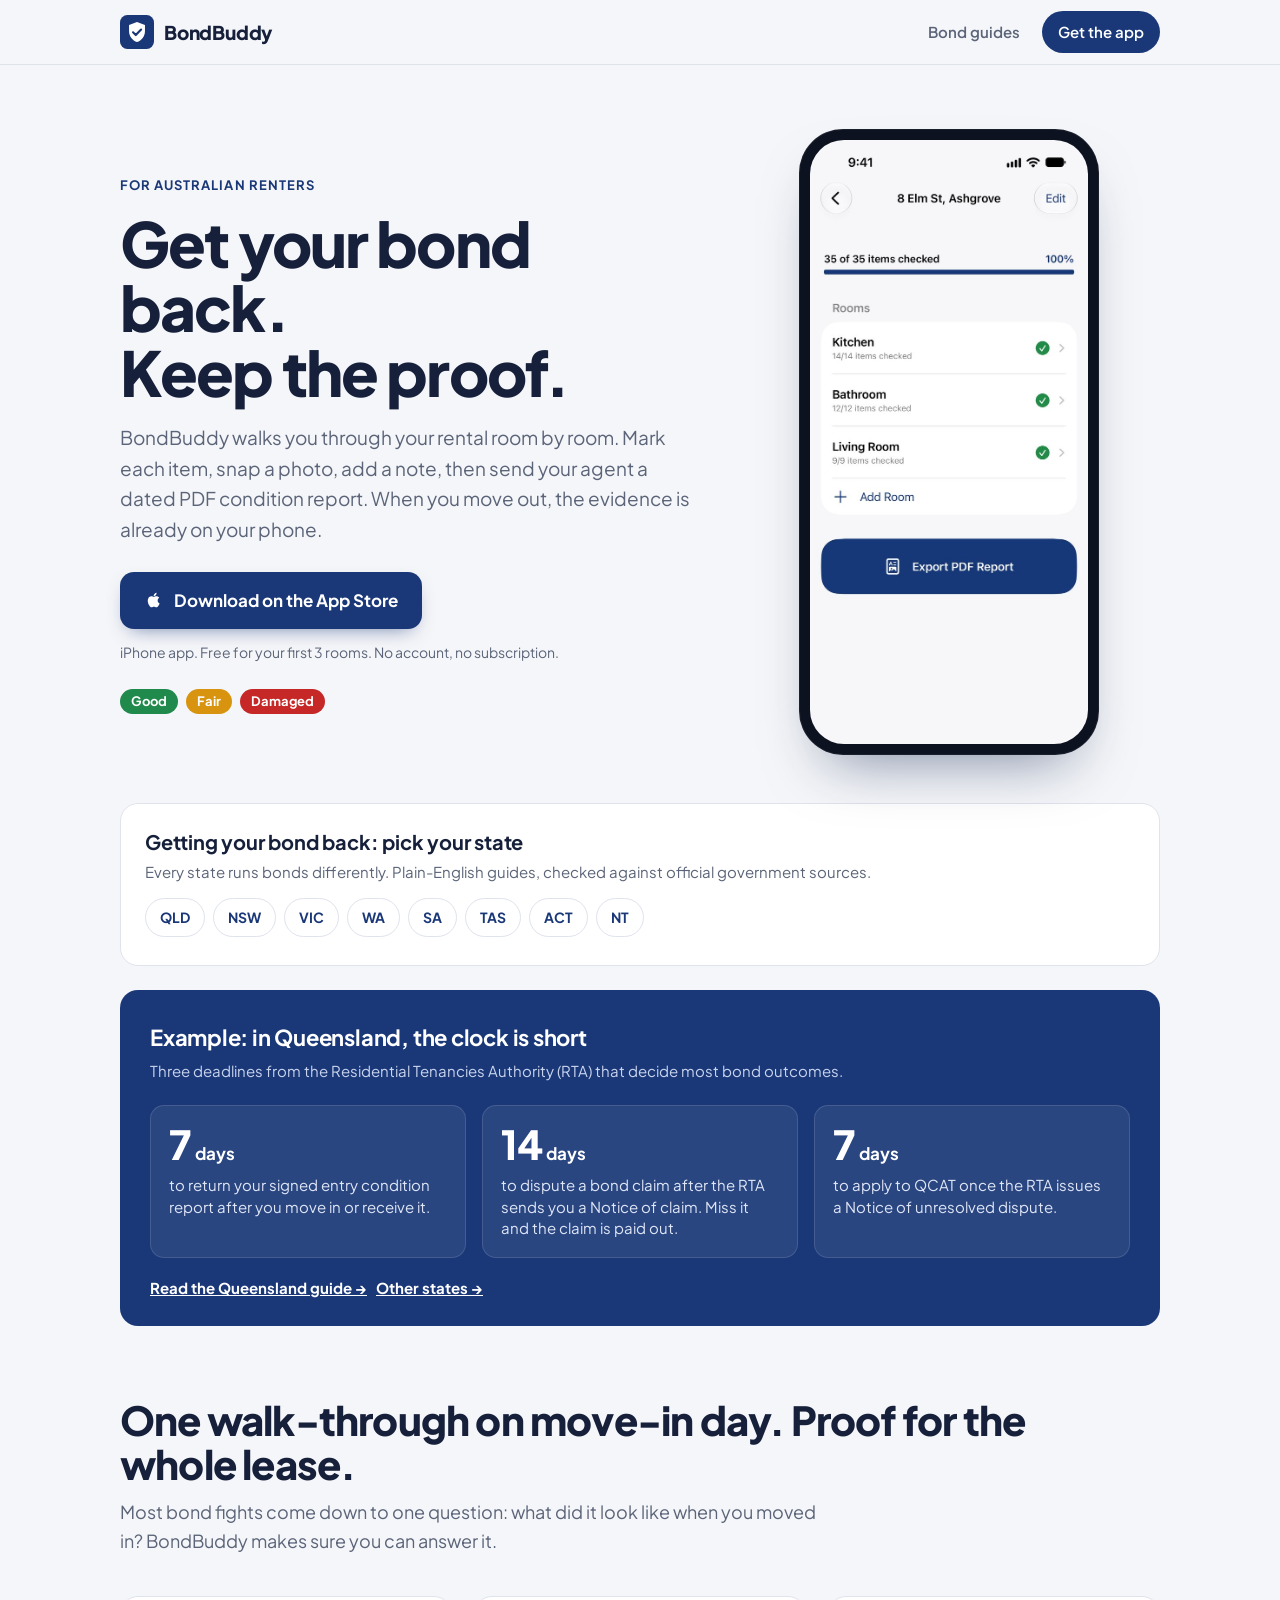
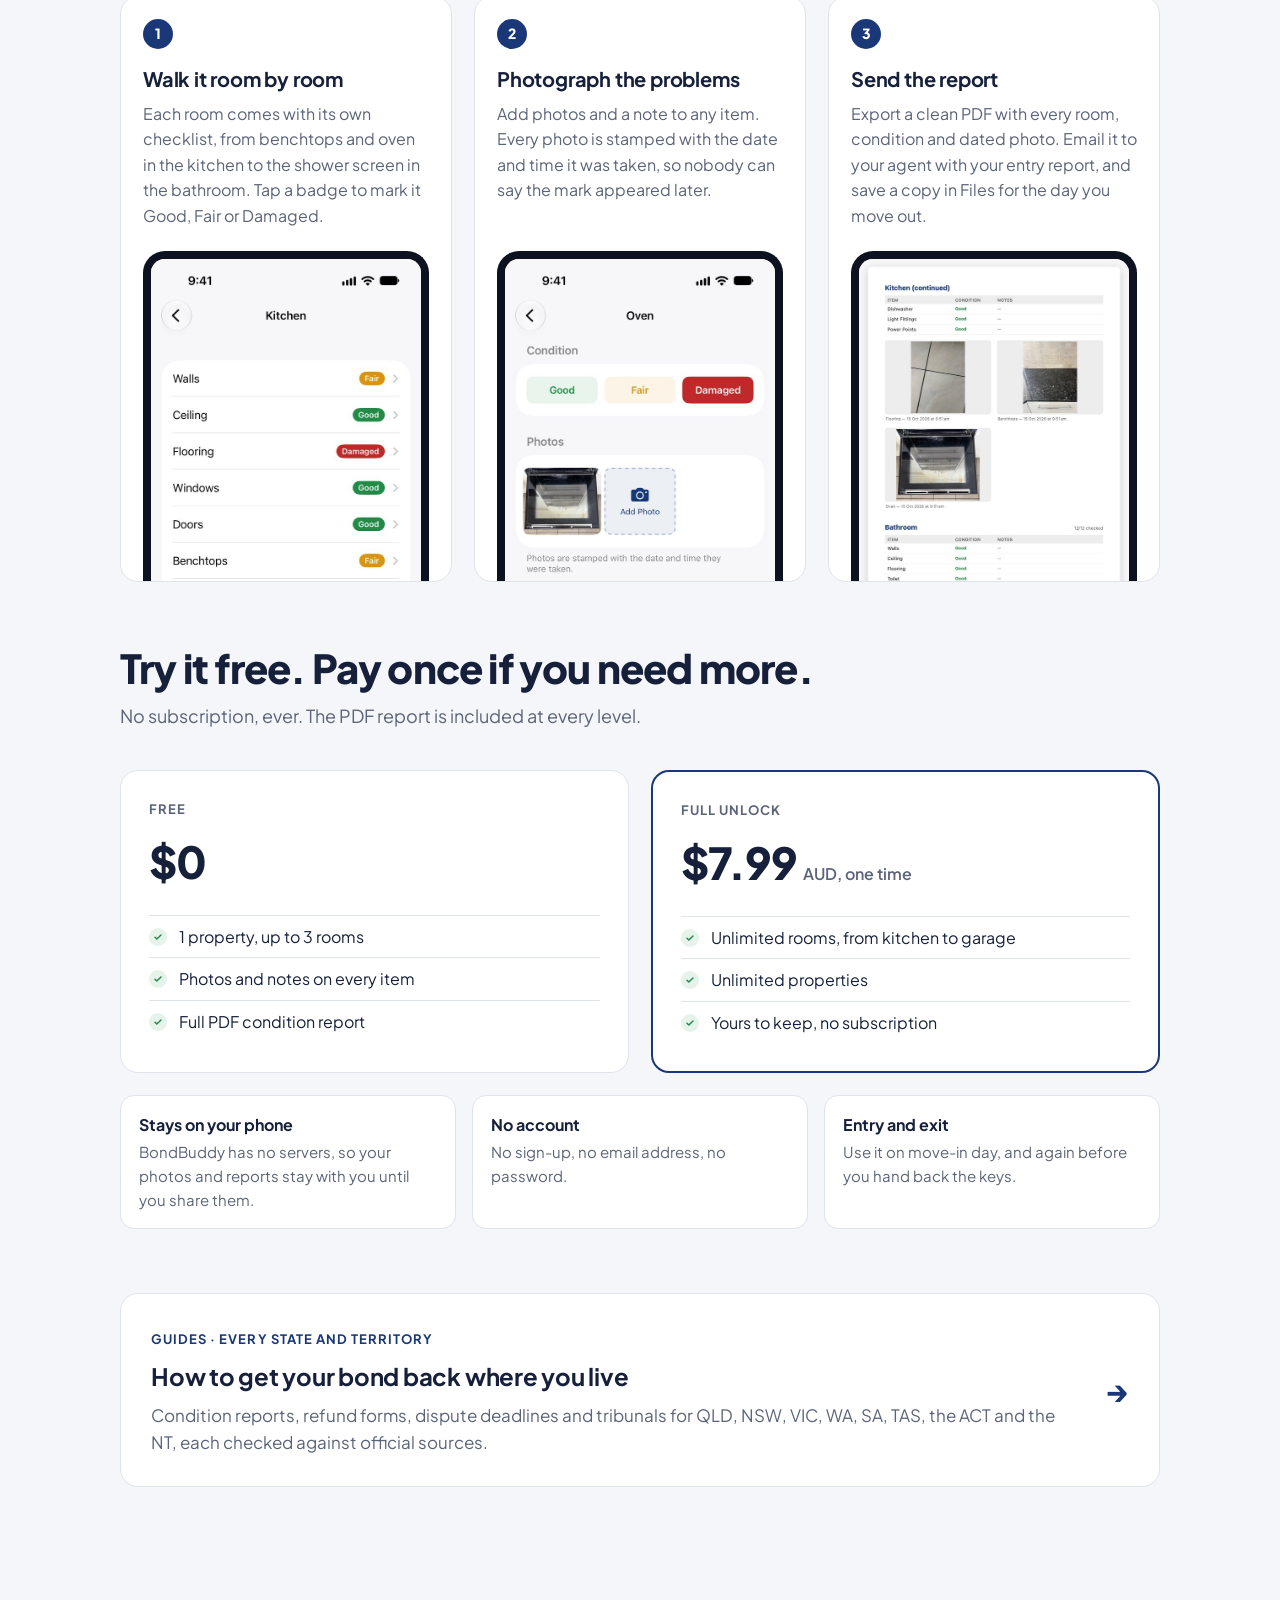
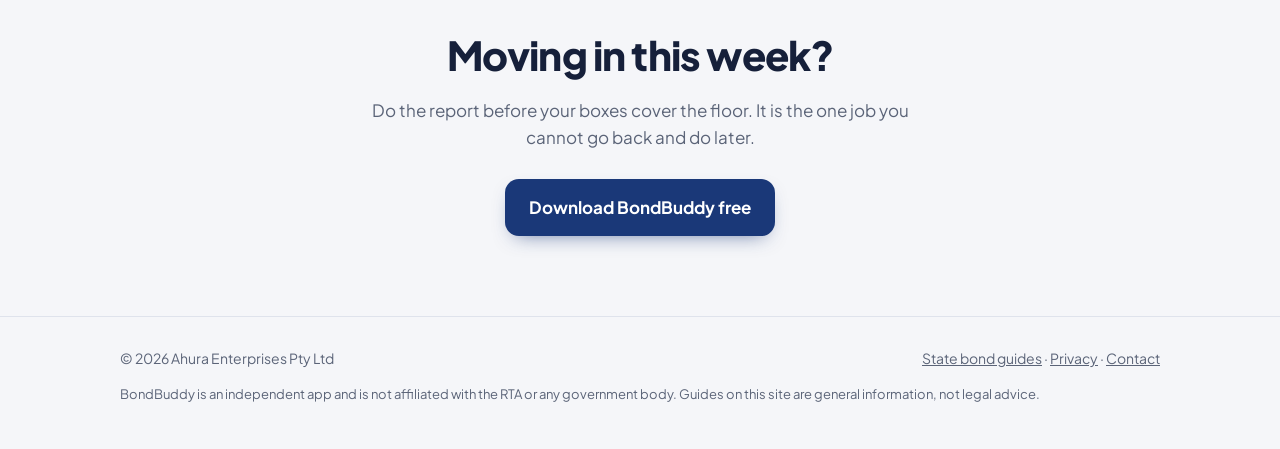
<file: index.html>
<!doctype html>
<html lang="en-AU">
<head>
  <meta charset="utf-8">
  <meta name="viewport" content="width=device-width, initial-scale=1">
  <title>BondBuddy: Rental Condition Report App for Australian Renters</title>
  <meta name="description" content="Photograph and note every room when you move in or out, then export a time-stamped PDF condition report for your agent. Free for 3 rooms. iPhone app for Australian renters.">
  <link rel="canonical" href="https://bondbuddyapp.com/">
  <link rel="icon" href="favicon.svg" type="image/svg+xml">
  <link rel="apple-touch-icon" href="apple-touch-icon.png">
  <meta name="apple-itunes-app" content="app-id=6800467754">
  <meta property="og:type" content="website">
  <meta property="og:title" content="BondBuddy: get your bond back, keep the proof">
  <meta property="og:description" content="Room-by-room condition reports with time-stamped photos, exported as a PDF for your agent.">
  <meta property="og:url" content="https://bondbuddyapp.com/">
  <meta property="og:image" content="https://bondbuddyapp.com/og-image.jpg">
  <meta name="twitter:card" content="summary_large_image">
  <link rel="preconnect" href="https://fonts.googleapis.com">
  <link rel="preconnect" href="https://fonts.gstatic.com" crossorigin>
  <link href="https://fonts.googleapis.com/css2?family=Plus+Jakarta+Sans:wght@400;600;700;800&display=swap" rel="stylesheet">
  <link rel="stylesheet" href="style.css">
  <script type="application/ld+json">
  {
    "@context": "https://schema.org",
    "@type": "MobileApplication",
    "name": "BondBuddy",
    "operatingSystem": "iOS",
    "applicationCategory": "UtilitiesApplication",
    "description": "Rental condition report app for Australian renters. Photograph and note every room, then export a time-stamped PDF report for your agent.",
    "url": "https://bondbuddyapp.com/",
    "downloadUrl": "https://apps.apple.com/app/bondbuddy/id6800467754",
    "offers": { "@type": "Offer", "price": "0", "priceCurrency": "AUD" },
    "publisher": { "@type": "Organization", "name": "Ahura Enterprises Pty Ltd" }
  }
  </script>
</head>
<body>

<header class="site-header">
  <div class="wrap">
    <a class="brand" href="./">
      <svg viewBox="0 0 64 64" aria-hidden="true"><rect width="64" height="64" rx="14" fill="#1a3878"/><path d="M32 13l15 6v11c0 10.5-6.4 17.6-15 21-8.6-3.4-15-10.5-15-21V19z" fill="#fff"/><path d="M24.5 32.5l5.2 5.2 10-10.4" fill="none" stroke="#1a3878" stroke-width="4" stroke-linecap="round" stroke-linejoin="round"/></svg>
      BondBuddy
    </a>
    <nav class="nav">
      <a class="hide-sm" href="guides.html">Bond guides</a>
      <a class="btn-small" href="https://apps.apple.com/app/apple-store/id6800467754?pt=128918970&amp;ct=bondbuddy-web&amp;mt=8">Get the app</a>
    </nav>
  </div>
</header>

<main>

  <section class="hero">
    <div class="wrap">
      <div>
        <span class="eyebrow">For Australian renters</span>
        <h1>Get your bond back. Keep&nbsp;the&nbsp;proof.</h1>
        <p class="lede">BondBuddy walks you through your rental room by room. Mark each item, snap a photo, add a note, then send your agent a dated PDF condition report. When you move out, the evidence is already on your phone.</p>
        <a class="btn" href="https://apps.apple.com/app/apple-store/id6800467754?pt=128918970&amp;ct=bondbuddy-web&amp;mt=8">
          <svg viewBox="0 0 24 24" fill="currentColor" aria-hidden="true"><path d="M16.37 12.6c-.02-2.2 1.8-3.26 1.88-3.31-1.02-1.5-2.62-1.7-3.19-1.73-1.36-.14-2.65.8-3.34.8-.69 0-1.75-.78-2.88-.76-1.48.02-2.85.86-3.61 2.19-1.54 2.67-.39 6.62 1.11 8.79.73 1.06 1.61 2.25 2.75 2.21 1.1-.04 1.52-.71 2.86-.71 1.33 0 1.71.71 2.88.69 1.19-.02 1.94-1.08 2.67-2.15.84-1.23 1.19-2.42 1.21-2.48-.03-.01-2.32-.89-2.34-3.54zM14.2 6.13c.61-.74 1.02-1.76.91-2.78-.88.04-1.94.59-2.57 1.32-.56.65-1.06 1.69-.93 2.69.98.08 1.98-.5 2.59-1.23z"/></svg>
          Download on the App Store
        </a>
        <p class="btn-note">iPhone app. Free for your first 3 rooms. No account, no subscription.</p>
        <div class="hero-badges" aria-hidden="true">
          <span class="badge good">Good</span>
          <span class="badge fair">Fair</span>
          <span class="badge damaged">Damaged</span>
        </div>
      </div>
      <div class="phone">
        <img src="shot-overview.jpg" width="640" height="1391" alt="BondBuddy showing a property with Kitchen, Bathroom and Living Room all checked, 35 of 35 items, and an Export PDF Report button">
      </div>
    </div>
  </section>

  <section class="states-band" aria-labelledby="st-title">
    <div class="wrap">
      <div class="panel">
        <h2 id="st-title">Getting your bond back: pick your state</h2>
        <p>Every state runs bonds differently. Plain-English guides, checked against official government sources.</p>
        <nav class="state-row" aria-label="Bond guides by state"><a href="bond-back-queensland.html">QLD</a><a href="bond-back-nsw.html">NSW</a><a href="bond-back-victoria.html">VIC</a><a href="bond-back-wa.html">WA</a><a href="bond-back-sa.html">SA</a><a href="bond-back-tasmania.html">TAS</a><a href="bond-back-act.html">ACT</a><a href="bond-back-nt.html">NT</a></nav>
      </div>
    </div>
  </section>

  <section class="deadlines" aria-labelledby="dl-title">
    <div class="wrap">
      <div class="panel">
        <h2 id="dl-title">Example: in Queensland, the clock is short</h2>
        <p class="sub">Three deadlines from the Residential Tenancies Authority (RTA) that decide most bond outcomes.</p>
        <div class="deadline-grid">
          <div class="deadline">
            <div class="num">7<span>days</span></div>
            <p>to return your signed entry condition report after you move in or receive it.</p>
          </div>
          <div class="deadline">
            <div class="num">14<span>days</span></div>
            <p>to dispute a bond claim after the RTA sends you a Notice of claim. Miss it and the claim is paid out.</p>
          </div>
          <div class="deadline">
            <div class="num">7<span>days</span></div>
            <p>to apply to QCAT once the RTA issues a Notice of unresolved dispute.</p>
          </div>
        </div>
        <p class="more"><a href="bond-back-queensland.html">Read the Queensland guide →</a> &nbsp; <a href="guides.html">Other states →</a></p>
      </div>
    </div>
  </section>

  <section class="block" aria-labelledby="how-title">
    <div class="wrap">
      <h2 id="how-title">One walk-through on move-in day. Proof for the whole&nbsp;lease.</h2>
      <p class="intro">Most bond fights come down to one question: what did it look like when you moved in? BondBuddy makes sure you can answer it.</p>
      <div class="steps">
        <article class="step">
          <div class="n">1</div>
          <h3>Walk it room by room</h3>
          <p>Each room comes with its own checklist, from benchtops and oven in the kitchen to the shower screen in the bathroom. Tap a badge to mark it Good, Fair or Damaged.</p>
          <div class="shot"><img src="shot-checklist.jpg" width="640" height="1391" loading="lazy" alt="Kitchen checklist with walls, ceiling, flooring, oven and other items marked Good, Fair or Damaged"></div>
        </article>
        <article class="step">
          <div class="n">2</div>
          <h3>Photograph the problems</h3>
          <p>Add photos and a note to any item. Every photo is stamped with the date and time it was taken, so nobody can say the mark appeared later.</p>
          <div class="shot"><img src="shot-item.jpg" width="640" height="1391" loading="lazy" alt="Oven item marked Damaged with a photo of the oven door and the note: grease stains on the inside of the oven door glass"></div>
        </article>
        <article class="step">
          <div class="n">3</div>
          <h3>Send the report</h3>
          <p>Export a clean PDF with every room, condition and dated photo. Email it to your agent with your entry report, and save a copy in Files for the day you move out.</p>
          <div class="shot"><img src="shot-report.jpg" width="640" height="881" loading="lazy" alt="Page of the exported PDF report showing kitchen items, dated photos and a bathroom table"></div>
        </article>
      </div>
    </div>
  </section>

  <section class="block" style="padding-top:0" aria-labelledby="price-title">
    <div class="wrap">
      <h2 id="price-title">Try it free. Pay once if you need more.</h2>
      <p class="intro">No subscription, ever. The PDF report is included at every level.</p>
      <div class="pricing">
        <div class="plan">
          <div class="label">Free</div>
          <div class="price">$0</div>
          <ul>
            <li>1 property, up to 3 rooms</li>
            <li>Photos and notes on every item</li>
            <li>Full PDF condition report</li>
          </ul>
        </div>
        <div class="plan featured">
          <div class="label">Full unlock</div>
          <div class="price">$7.99 <small>AUD, one time</small></div>
          <ul>
            <li>Unlimited rooms, from kitchen to garage</li>
            <li>Unlimited properties</li>
            <li>Yours to keep, no subscription</li>
          </ul>
        </div>
      </div>
      <div class="promise">
        <div><strong>Stays on your phone</strong>BondBuddy has no servers, so your photos and reports stay with you until you share them.</div>
        <div><strong>No account</strong>No sign-up, no email address, no password.</div>
        <div><strong>Entry and exit</strong>Use it on move-in day, and again before you hand back the keys.</div>
      </div>
    </div>
  </section>

  <section class="block" style="padding-top:0">
    <div class="wrap">
      <a class="guide-card" href="guides.html">
        <div>
          <span class="eyebrow">Guides · Every state and territory</span>
          <h3>How to get your bond back where you live</h3>
          <p>Condition reports, refund forms, dispute deadlines and tribunals for QLD, NSW, VIC, WA, SA, TAS, the ACT and the NT, each checked against official sources.</p>
        </div>
        <div class="arrow" aria-hidden="true">→</div>
      </a>
    </div>
  </section>

  <section class="cta">
    <div class="wrap">
      <h2 class="block-h" style="font-size:clamp(28px,3.6vw,40px);letter-spacing:-0.02em;margin:0 0 10px;font-weight:800">Moving in this week?</h2>
      <p>Do the report before your boxes cover the floor. It is the one job you cannot go back and do later.</p>
      <a class="btn" href="https://apps.apple.com/app/apple-store/id6800467754?pt=128918970&amp;ct=bondbuddy-web&amp;mt=8">Download BondBuddy free</a>
    </div>
  </section>

</main>

<footer class="site-footer">
  <div class="wrap">
    <span>© 2026 Ahura Enterprises Pty Ltd</span>
    <span><a href="guides.html">State bond guides</a> · <a href="privacy.html">Privacy</a> · <a href="mailto:ahuraenterprises@icloud.com">Contact</a></span>
    <span class="fine">BondBuddy is an independent app and is not affiliated with the RTA or any government body. Guides on this site are general information, not legal advice.</span>
  </div>
</footer>

</body>
</html>
</file>
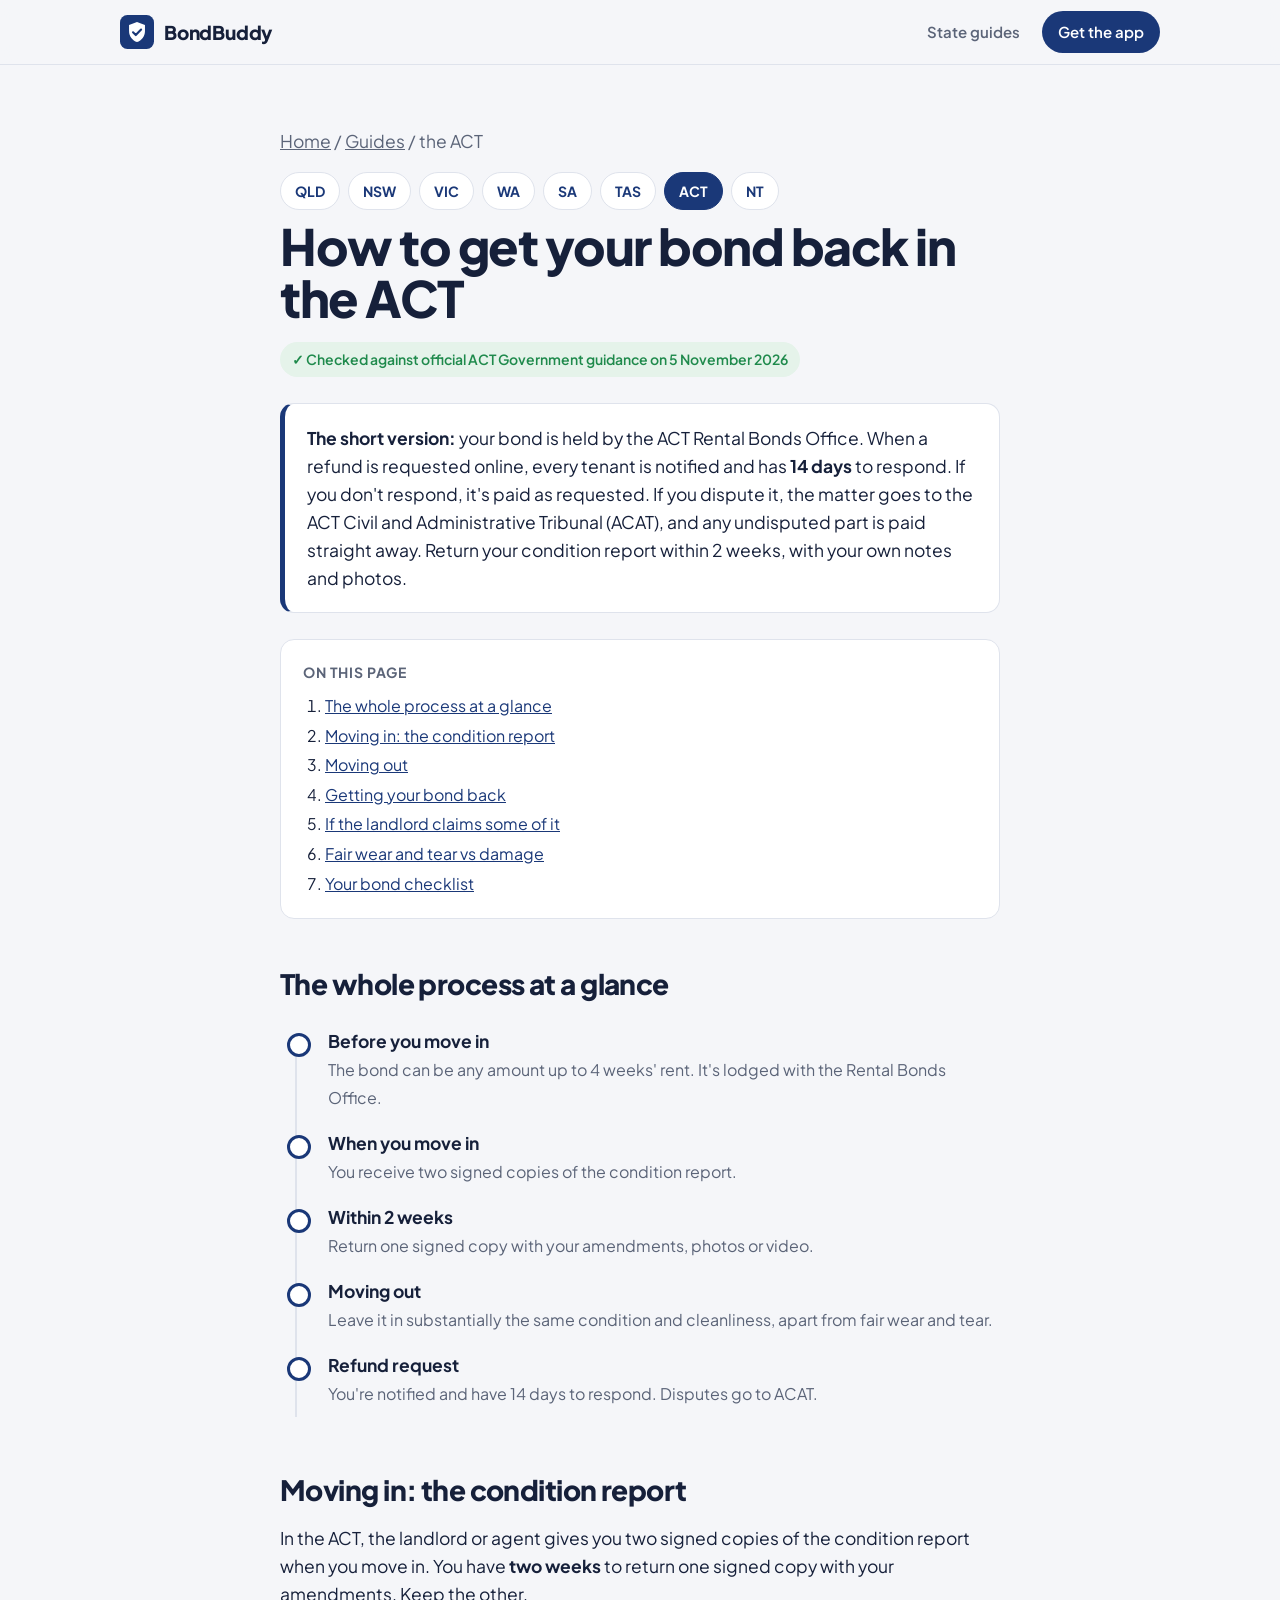
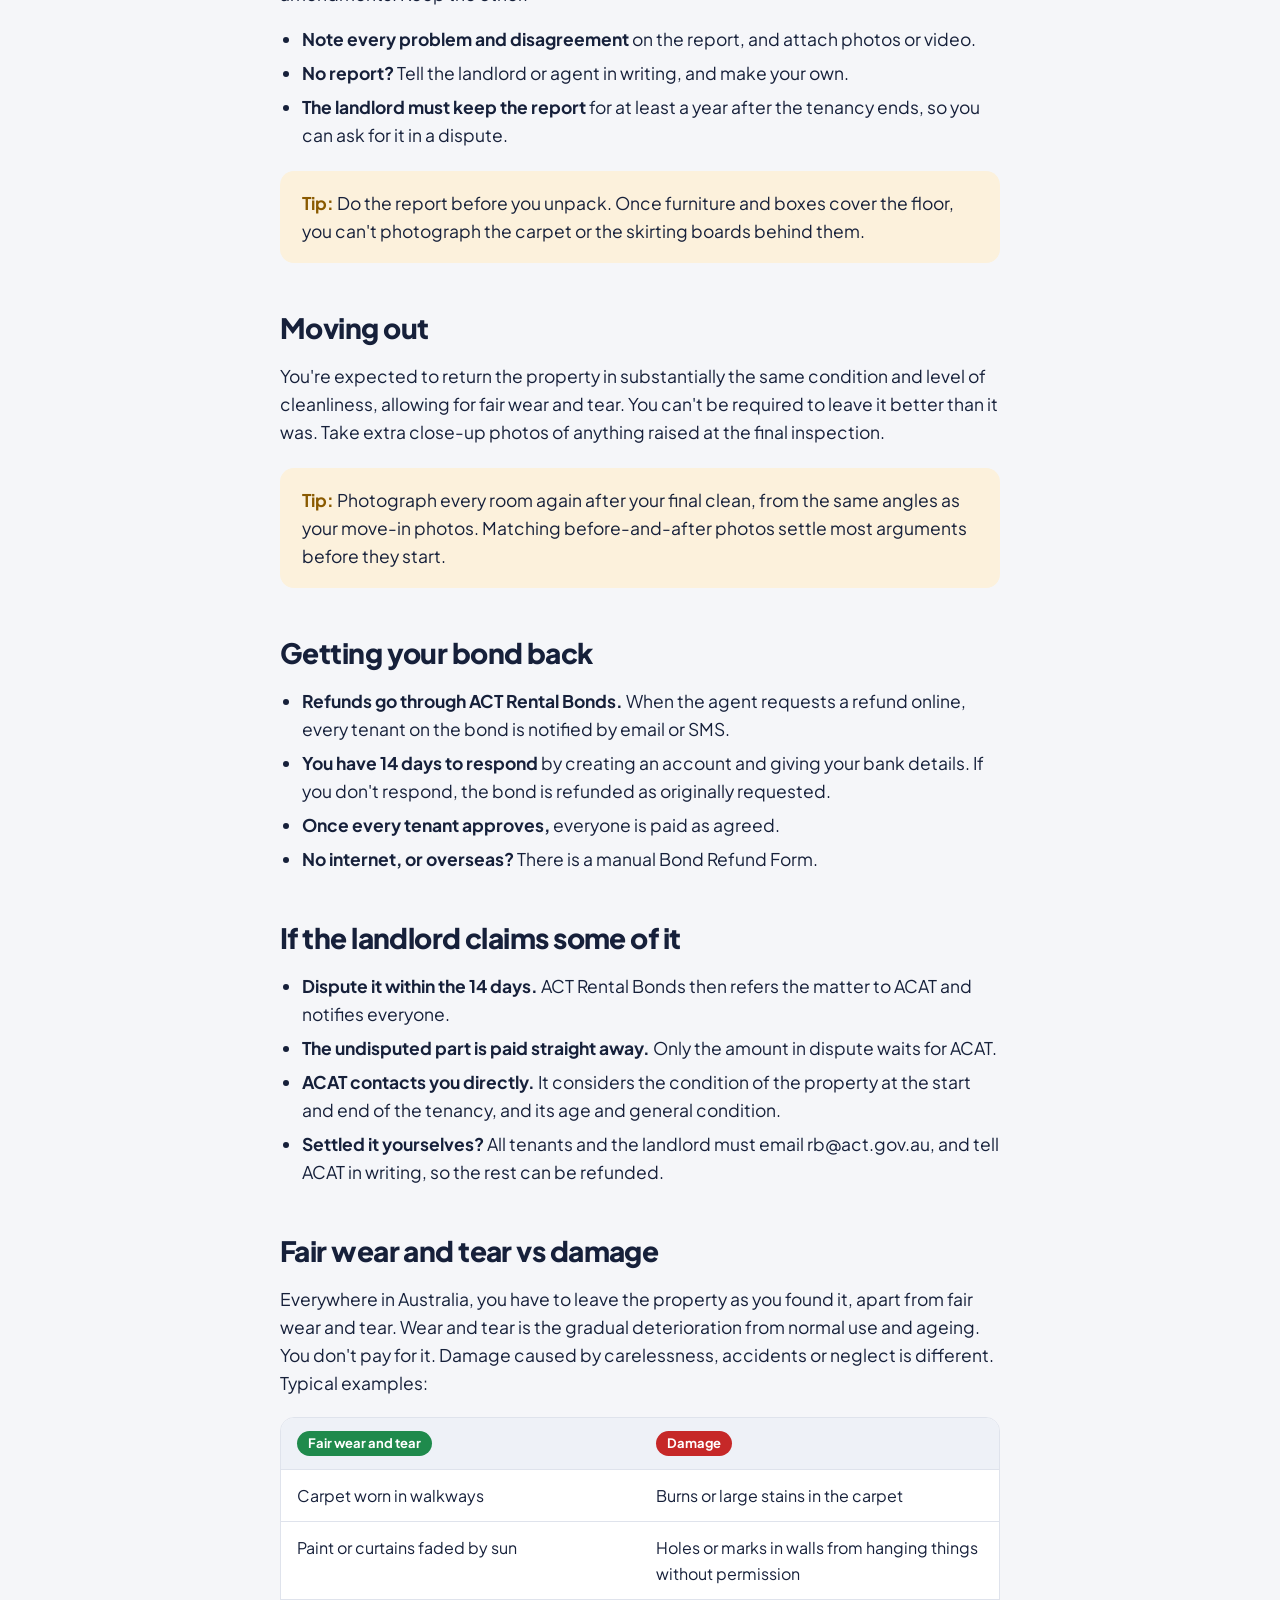
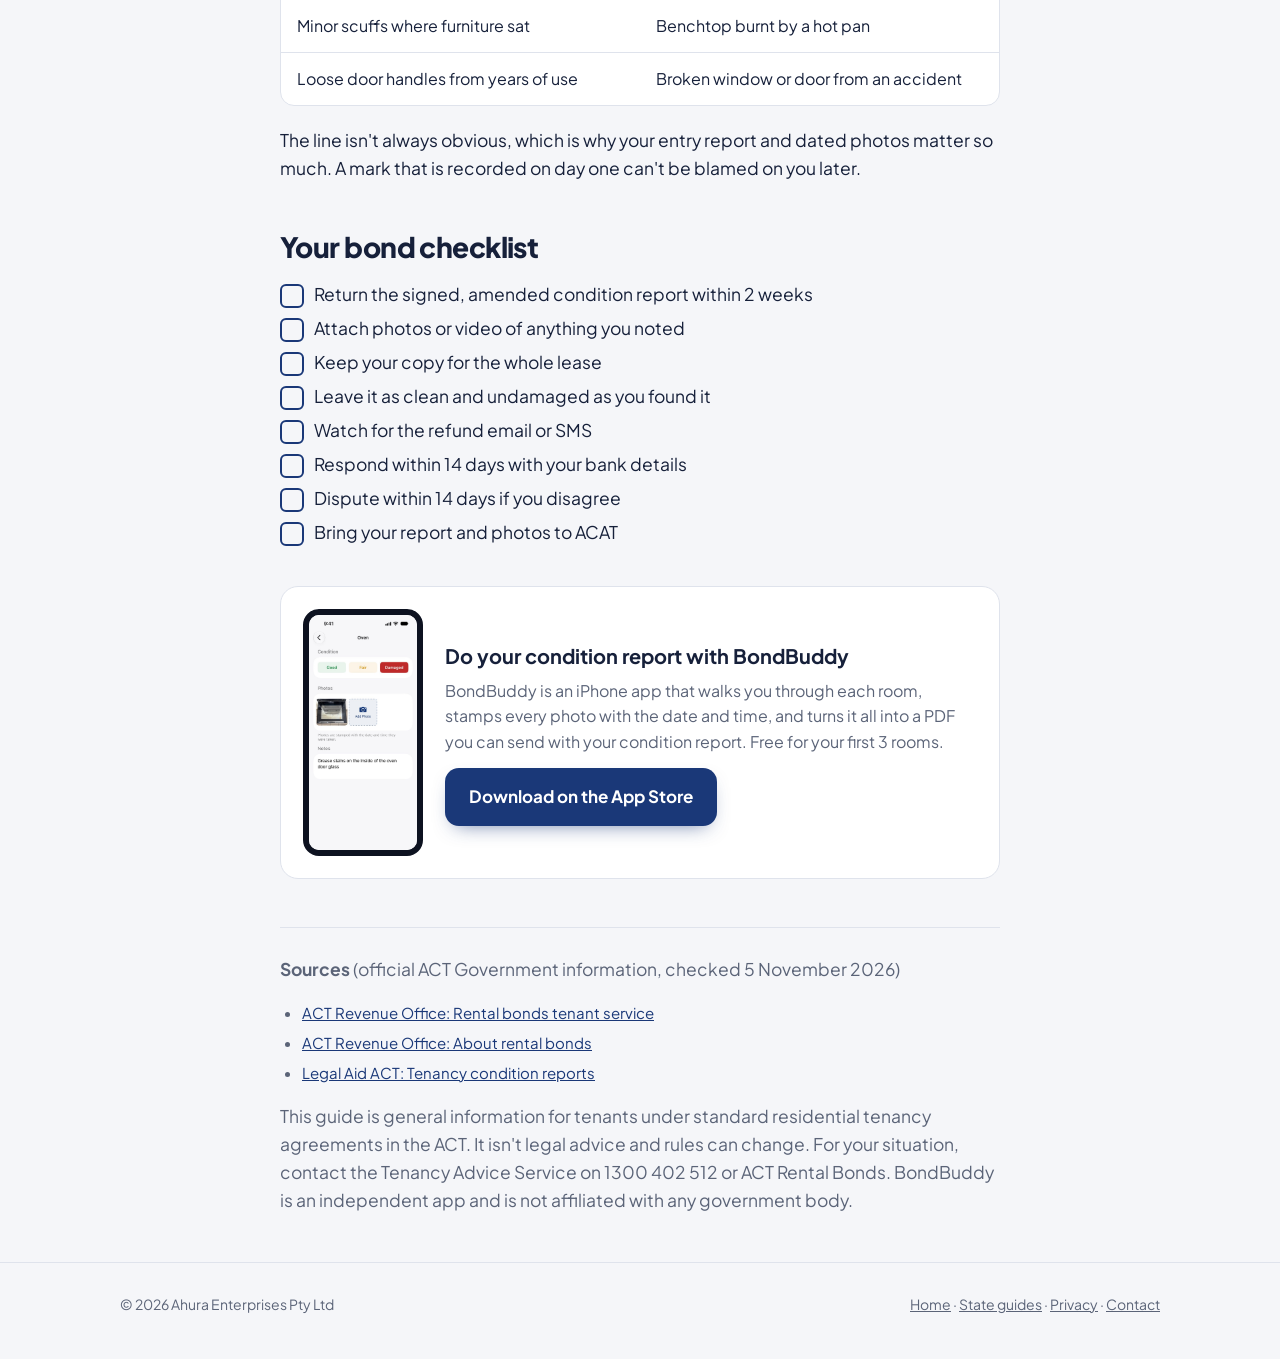
<file: bond-back-act.html>
<!doctype html>
<html lang="en-AU">
<head>
  <meta charset="utf-8">
  <meta name="viewport" content="width=device-width, initial-scale=1">
  <title>How to Get Your Bond Back in the ACT (2026 Tenant Guide) | BondBuddy</title>
  <meta name="description" content="A step-by-step guide for Canberra renters: the condition report, ACT Rental Bonds refunds, the 14-day response window and ACAT disputes.">
  <link rel="canonical" href="https://bondbuddyapp.com/bond-back-act.html">
  <link rel="icon" href="favicon.svg" type="image/svg+xml">
  <link rel="apple-touch-icon" href="apple-touch-icon.png">
  <meta name="apple-itunes-app" content="app-id=6800467754">
  <meta property="og:type" content="article">
  <meta property="og:title" content="How to get your bond back in the ACT">
  <meta property="og:description" content="A step-by-step guide for Canberra renters: the condition report, ACT Rental Bonds refunds, the 14-day response window and ACAT disputes.">
  <meta property="og:url" content="https://bondbuddyapp.com/bond-back-act.html">
  <meta property="og:image" content="https://bondbuddyapp.com/og-image.jpg">
  <meta name="twitter:card" content="summary_large_image">
  <link rel="preconnect" href="https://fonts.googleapis.com">
  <link rel="preconnect" href="https://fonts.gstatic.com" crossorigin>
  <link href="https://fonts.googleapis.com/css2?family=Plus+Jakarta+Sans:wght@400;600;700;800&display=swap" rel="stylesheet">
  <link rel="stylesheet" href="style.css">
  <script type="application/ld+json">{"@context": "https://schema.org", "@type": "Article", "headline": "How to get your bond back in the ACT", "datePublished": "2026-11-05", "dateModified": "2026-11-05", "author": {"@type": "Organization", "name": "BondBuddy"}, "publisher": {"@type": "Organization", "name": "Ahura Enterprises Pty Ltd"}, "mainEntityOfPage": "https://bondbuddyapp.com/bond-back-act.html"}</script>
  <script type="application/ld+json">{"@context": "https://schema.org", "@type": "FAQPage", "mainEntity": [{"@type": "Question", "name": "How long do I have to respond to a bond refund in the ACT?", "acceptedAnswer": {"@type": "Answer", "text": "14 days from the notification. If you don't respond, the bond is refunded as originally requested."}}, {"@type": "Question", "name": "What happens if I dispute my bond refund in the ACT?", "acceptedAnswer": {"@type": "Answer", "text": "ACT Rental Bonds refers it to the ACT Civil and Administrative Tribunal (ACAT). Any undisputed part is refunded straight away."}}, {"@type": "Question", "name": "How long do I have to return my condition report in the ACT?", "acceptedAnswer": {"@type": "Answer", "text": "Two weeks. Return one signed, amended copy and keep the other."}}]}</script>
</head>
<body>

<header class="site-header">
  <div class="wrap">
    <a class="brand" href="./"><svg viewBox="0 0 64 64" aria-hidden="true"><rect width="64" height="64" rx="14" fill="#1a3878"/><path d="M32 13l15 6v11c0 10.5-6.4 17.6-15 21-8.6-3.4-15-10.5-15-21V19z" fill="#fff"/><path d="M24.5 32.5l5.2 5.2 10-10.4" fill="none" stroke="#1a3878" stroke-width="4" stroke-linecap="round" stroke-linejoin="round"/></svg>BondBuddy</a>
    <nav class="nav">
      <a class="hide-sm" href="guides.html">State guides</a>
      <a class="btn-small" href="https://apps.apple.com/app/apple-store/id6800467754?pt=128918970&amp;ct=bondbuddy-web&amp;mt=8">Get the app</a>
    </nav>
  </div>
</header>

<main class="article">
  <div class="wrap">
    <p class="crumbs"><a href="./">Home</a> / <a href="guides.html">Guides</a> / the ACT</p>
    <nav class="state-row" aria-label="Bond guides by state"><a href="bond-back-queensland.html">QLD</a><a href="bond-back-nsw.html">NSW</a><a href="bond-back-victoria.html">VIC</a><a href="bond-back-wa.html">WA</a><a href="bond-back-sa.html">SA</a><a href="bond-back-tasmania.html">TAS</a><a class="here" href="bond-back-act.html">ACT</a><a href="bond-back-nt.html">NT</a></nav>
    <h1>How to get your bond back in the ACT</h1>
    <span class="checked">✓ Checked against official ACT Government guidance on 5 November 2026</span>

    <div class="answer"><p><strong>The short version:</strong> your bond is held by the ACT Rental Bonds Office. When a refund is requested online, every tenant is notified and has <strong>14 days</strong> to respond. If you don't respond, it's paid as requested. If you dispute it, the matter goes to the ACT Civil and Administrative Tribunal (ACAT), and any undisputed part is paid straight away. Return your condition report within 2 weeks, with your own notes and photos.</p></div>

    <nav class="toc" aria-label="On this page">
      <strong>On this page</strong>
      <ol>
        <li><a href="#timeline">The whole process at a glance</a></li>
        <li><a href="#move-in">Moving in: the condition report</a></li>
        <li><a href="#move-out">Moving out</a></li>
        <li><a href="#refund">Getting your bond back</a></li>
        <li><a href="#dispute">If the landlord claims some of it</a></li>
        <li><a href="#wear">Fair wear and tear vs damage</a></li>
        <li><a href="#checklist">Your bond checklist</a></li>
      </ol>
    </nav>

    <h2 id="timeline">The whole process at a glance</h2>
    <ol class="timeline"><li><strong>Before you move in</strong><span>The bond can be any amount up to 4 weeks' rent. It's lodged with the Rental Bonds Office.</span></li><li><strong>When you move in</strong><span>You receive two signed copies of the condition report.</span></li><li><strong>Within 2 weeks</strong><span>Return one signed copy with your amendments, photos or video.</span></li><li><strong>Moving out</strong><span>Leave it in substantially the same condition and cleanliness, apart from fair wear and tear.</span></li><li><strong>Refund request</strong><span>You're notified and have 14 days to respond. Disputes go to ACAT.</span></li></ol>

    <h2 id="move-in">Moving in: the condition report</h2>
    <p>In the ACT, the landlord or agent gives you two signed copies of the condition report when you move in. You have <strong>two weeks</strong> to return one signed copy with your amendments. Keep the other.</p>
    <ul>
      <li><strong>Note every problem and disagreement</strong> on the report, and attach photos or video.</li>
      <li><strong>No report?</strong> Tell the landlord or agent in writing, and make your own.</li>
      <li><strong>The landlord must keep the report</strong> for at least a year after the tenancy ends, so you can ask for it in a dispute.</li>
    </ul>
    <div class="tip"><p><strong>Tip:</strong> Do the report before you unpack. Once furniture and boxes cover the floor, you can't photograph the carpet or the skirting boards behind them.</p></div>

    <h2 id="move-out">Moving out</h2>
    <p>You're expected to return the property in substantially the same condition and level of cleanliness, allowing for fair wear and tear. You can't be required to leave it better than it was. Take extra close-up photos of anything raised at the final inspection.</p>
    <div class="tip"><p><strong>Tip:</strong> Photograph every room again after your final clean, from the same angles as your move-in photos. Matching before-and-after photos settle most arguments before they start.</p></div>

    <h2 id="refund">Getting your bond back</h2>
    <ul>
      <li><strong>Refunds go through ACT Rental Bonds.</strong> When the agent requests a refund online, every tenant on the bond is notified by email or SMS.</li>
      <li><strong>You have 14 days to respond</strong> by creating an account and giving your bank details. If you don't respond, the bond is refunded as originally requested.</li>
      <li><strong>Once every tenant approves,</strong> everyone is paid as agreed.</li>
      <li><strong>No internet, or overseas?</strong> There is a manual Bond Refund Form.</li>
    </ul>

    <h2 id="dispute">If the landlord claims some of it</h2>
    <ul>
      <li><strong>Dispute it within the 14 days.</strong> ACT Rental Bonds then refers the matter to ACAT and notifies everyone.</li>
      <li><strong>The undisputed part is paid straight away.</strong> Only the amount in dispute waits for ACAT.</li>
      <li><strong>ACAT contacts you directly.</strong> It considers the condition of the property at the start and end of the tenancy, and its age and general condition.</li>
      <li><strong>Settled it yourselves?</strong> All tenants and the landlord must email rb@act.gov.au, and tell ACAT in writing, so the rest can be refunded.</li>
    </ul>

    <h2 id="wear">Fair wear and tear vs damage</h2>
    <p>Everywhere in Australia, you have to leave the property as you found it, apart from fair wear and tear. Wear and tear is the gradual deterioration from normal use and ageing. You don't pay for it. Damage caused by carelessness, accidents or neglect is different. Typical examples:</p>
    <table class="compare">
      <thead><tr><th><span class="badge good">Fair wear and tear</span></th><th><span class="badge damaged">Damage</span></th></tr></thead>
      <tbody>
        <tr><td data-label="Fair wear and tear">Carpet worn in walkways</td><td data-label="Damage">Burns or large stains in the carpet</td></tr>
        <tr><td data-label="Fair wear and tear">Paint or curtains faded by sun</td><td data-label="Damage">Holes or marks in walls from hanging things without permission</td></tr>
        <tr><td data-label="Fair wear and tear">Minor scuffs where furniture sat</td><td data-label="Damage">Benchtop burnt by a hot pan</td></tr>
        <tr><td data-label="Fair wear and tear">Loose door handles from years of use</td><td data-label="Damage">Broken window or door from an accident</td></tr>
      </tbody>
    </table>
    <p>The line isn't always obvious, which is why your entry report and dated photos matter so much. A mark that is recorded on day one can't be blamed on you later.</p>

    <h2 id="checklist">Your bond checklist</h2>
    <ul class="checklist"><li>Return the signed, amended condition report within 2 weeks</li><li>Attach photos or video of anything you noted</li><li>Keep your copy for the whole lease</li><li>Leave it as clean and undamaged as you found it</li><li>Watch for the refund email or SMS</li><li>Respond within 14 days with your bank details</li><li>Dispute within 14 days if you disagree</li><li>Bring your report and photos to ACAT</li></ul>

    <div class="app-box">
      <img src="shot-item.jpg" width="640" height="1391" loading="lazy" alt="BondBuddy item screen with a damaged oven, photo and note">
      <div>
        <h3>Do your condition report with BondBuddy</h3>
        <p>BondBuddy is an iPhone app that walks you through each room, stamps every photo with the date and time, and turns it all into a PDF you can send with your condition report. Free for your first 3 rooms.</p>
        <a class="btn" href="https://apps.apple.com/app/apple-store/id6800467754?pt=128918970&amp;ct=bondbuddy-web&amp;mt=8">Download on the App Store</a>
      </div>
    </div>

    <div class="sources">
      <p><strong>Sources</strong> (official ACT Government information, checked 5 November 2026)</p>
      <ul><li><a href="https://www.revenue.act.gov.au/rental-bonds/rental-bonds-tenant-service">ACT Revenue Office: Rental bonds tenant service</a></li><li><a href="https://www.revenue.act.gov.au/rental-bonds/about-rental-bonds">ACT Revenue Office: About rental bonds</a></li><li><a href="https://legalaidact.org.au/sites/default/files/files/publications/202412_laact_tenancy_condition_reports.pdf">Legal Aid ACT: Tenancy condition reports</a></li></ul>
      <p class="disclaimer">This guide is general information for tenants under standard residential tenancy agreements in the ACT. It isn't legal advice and rules can change. For your situation, contact the Tenancy Advice Service on 1300 402 512 or ACT Rental Bonds. BondBuddy is an independent app and is not affiliated with any government body.</p>
    </div>
  </div>
</main>

<footer class="site-footer">
  <div class="wrap">
    <span>© 2026 Ahura Enterprises Pty Ltd</span>
    <span><a href="./">Home</a> · <a href="guides.html">State guides</a> · <a href="privacy.html">Privacy</a> · <a href="mailto:ahuraenterprises@icloud.com">Contact</a></span>
  </div>
</footer>

</body>
</html>
</file>
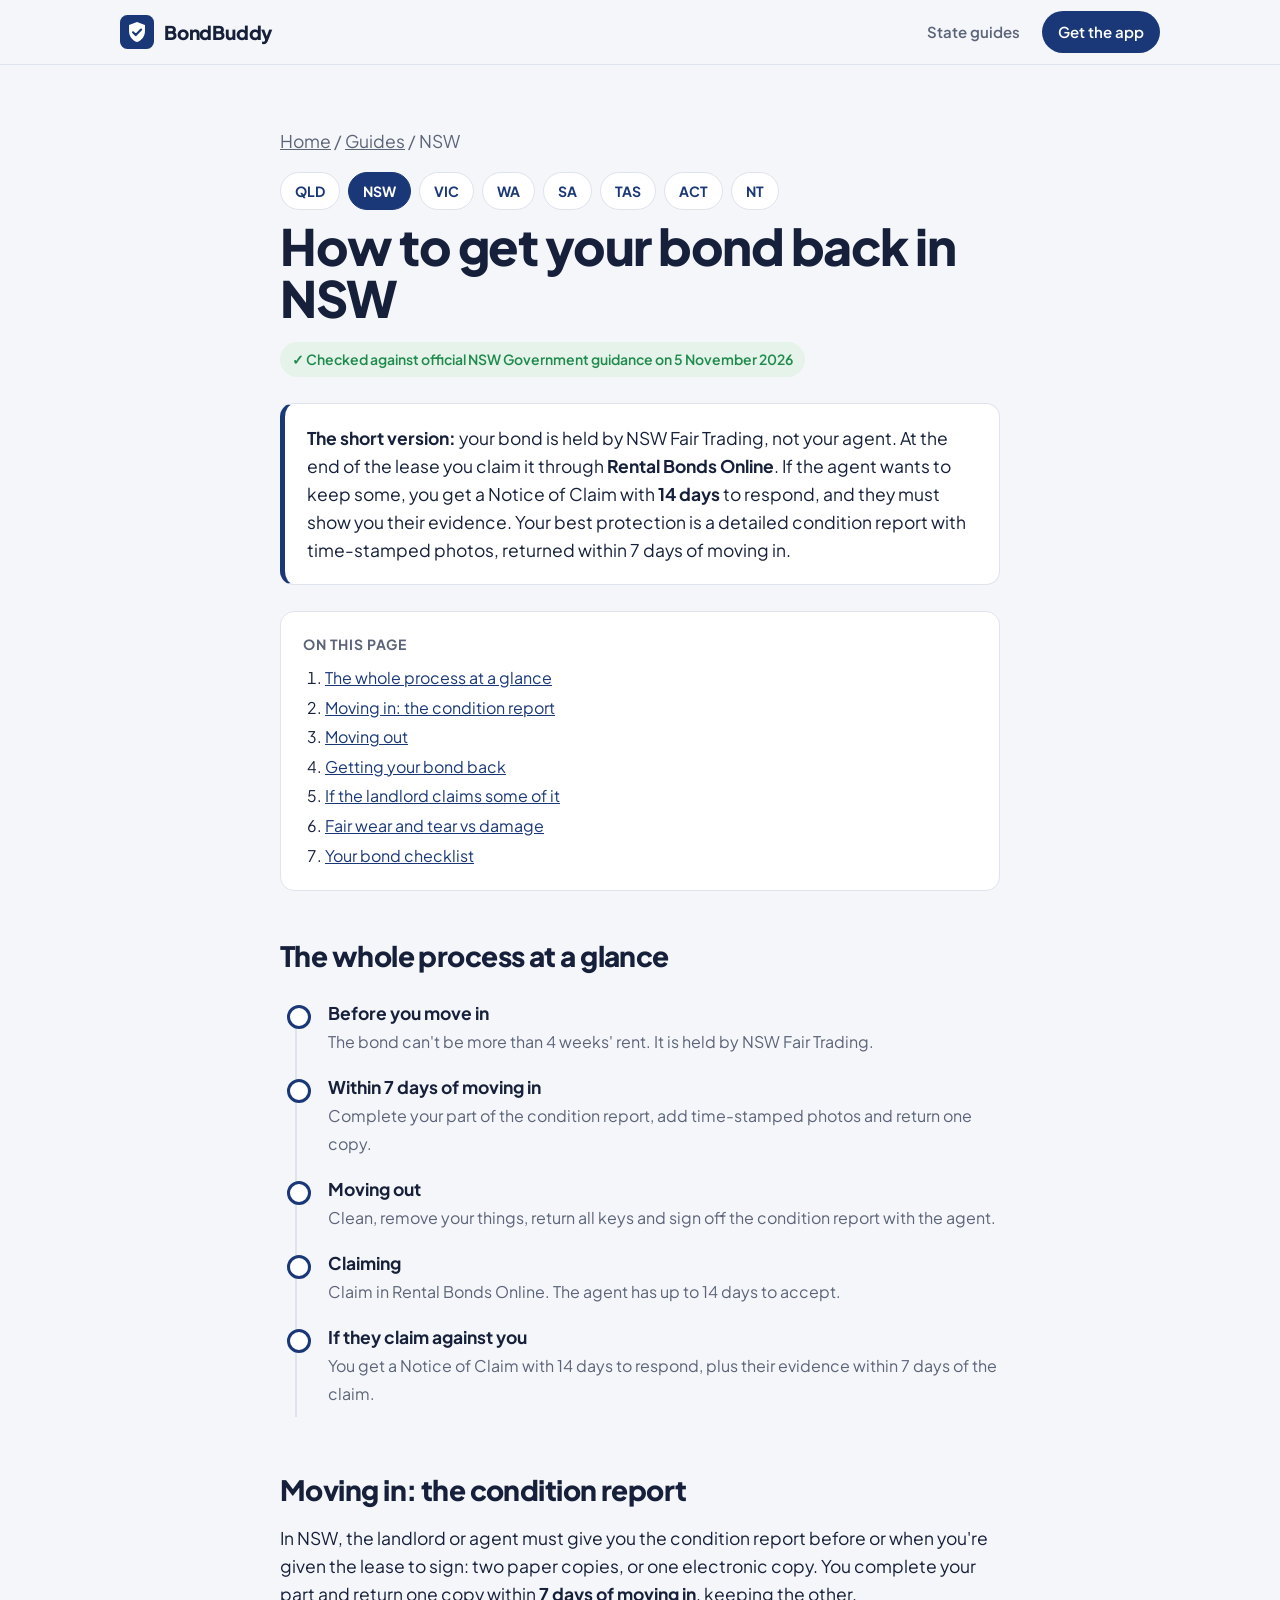
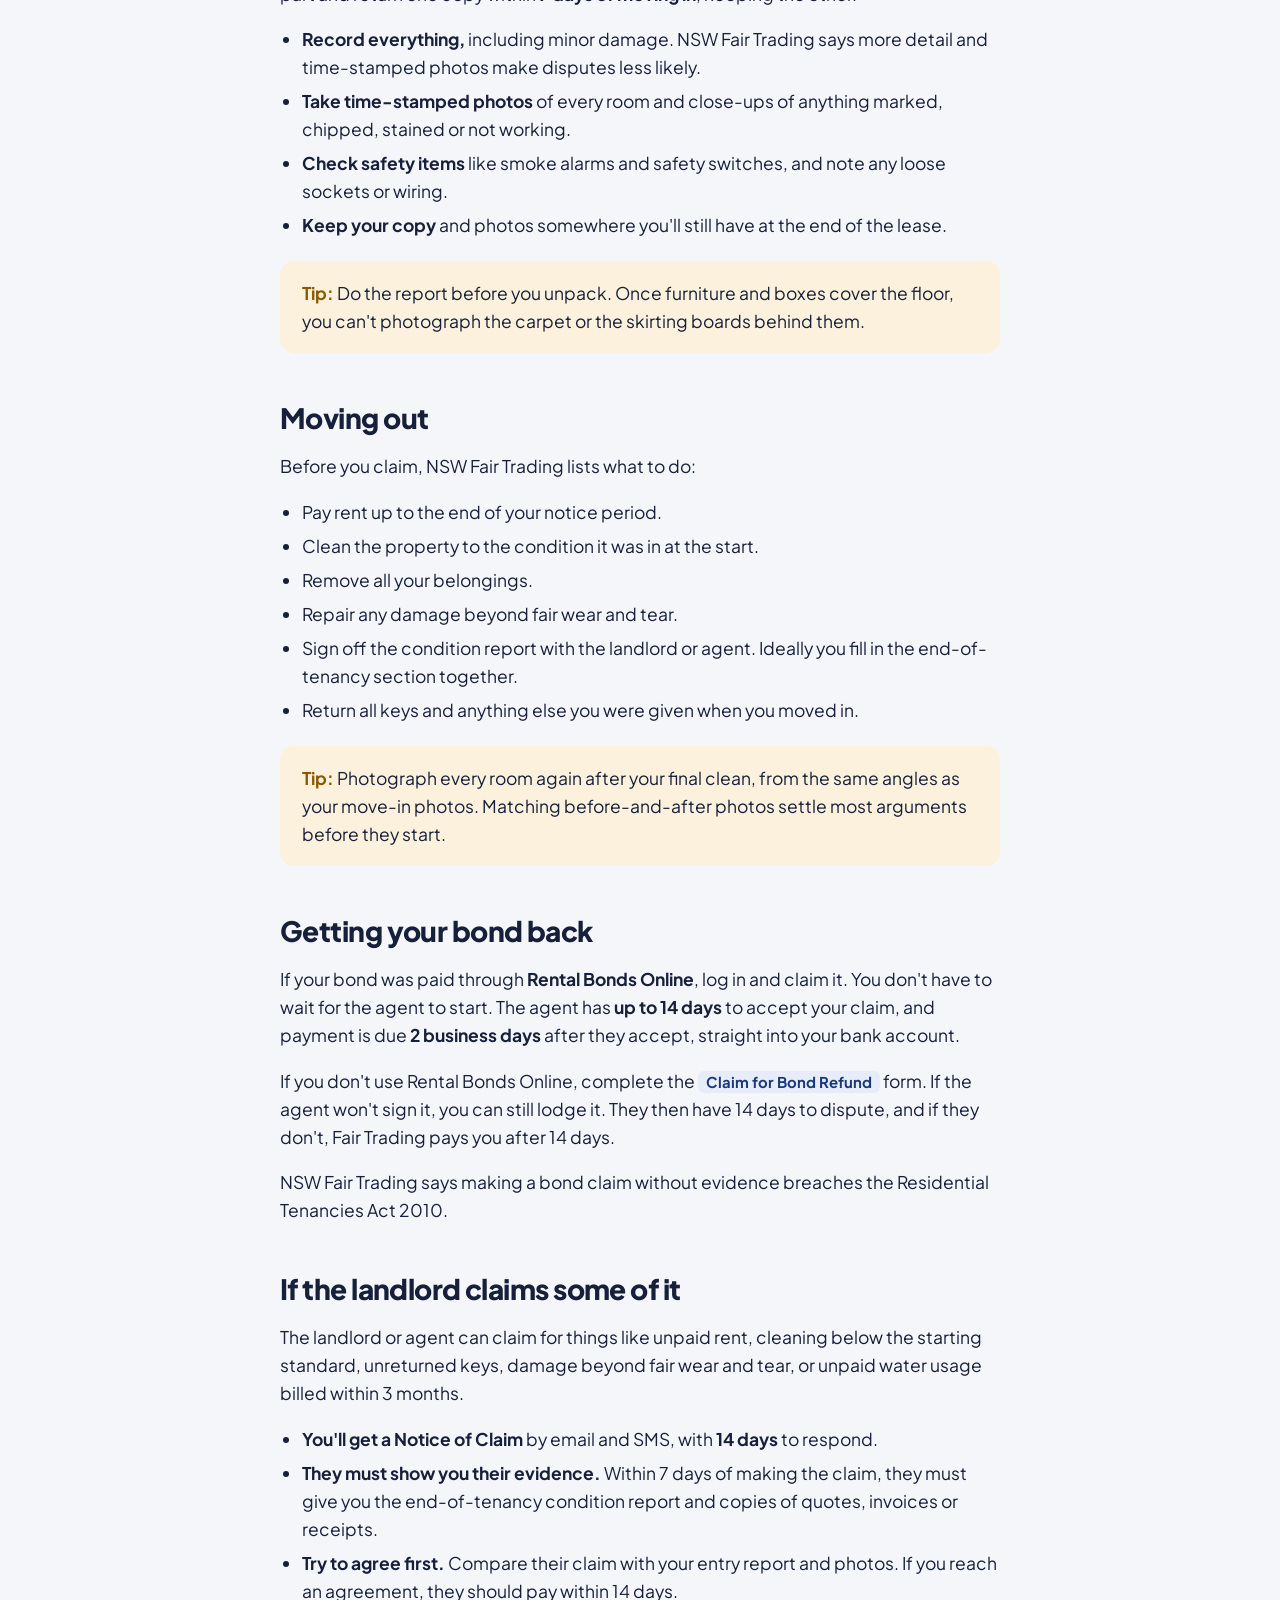
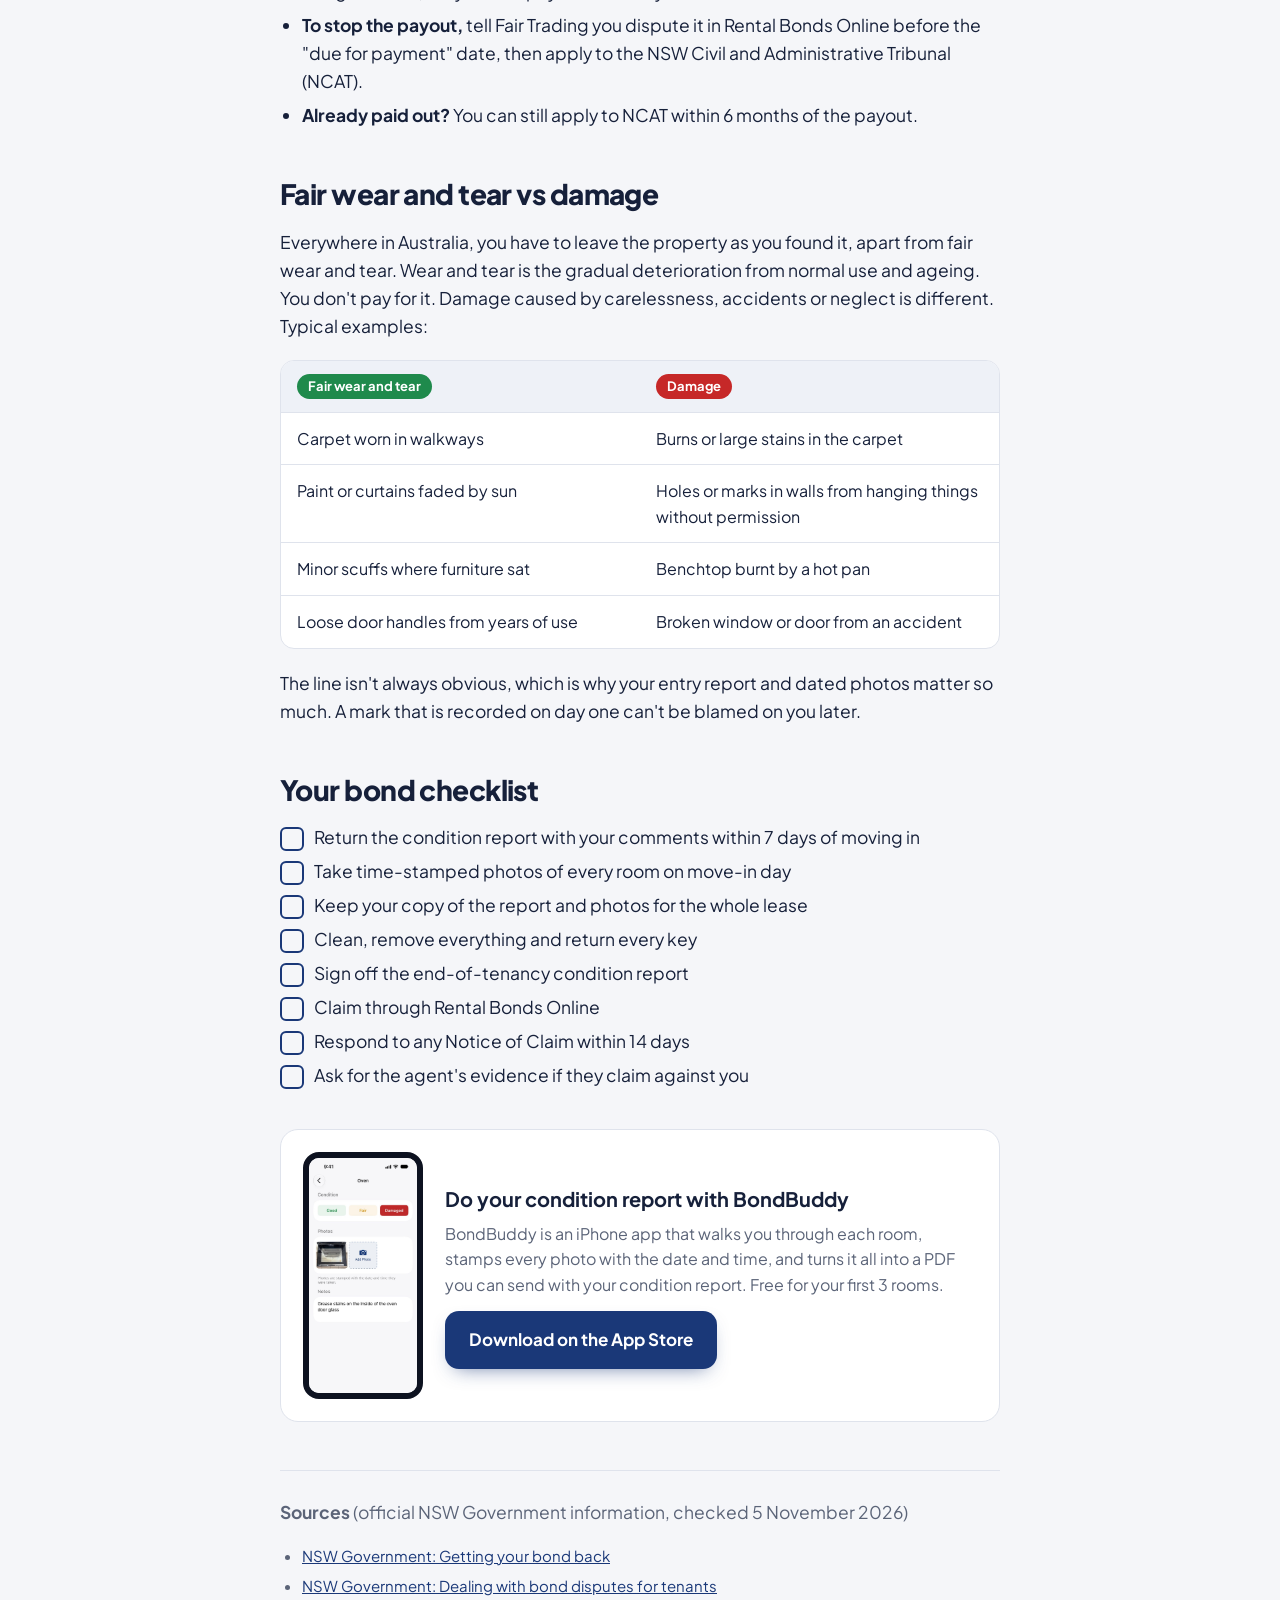
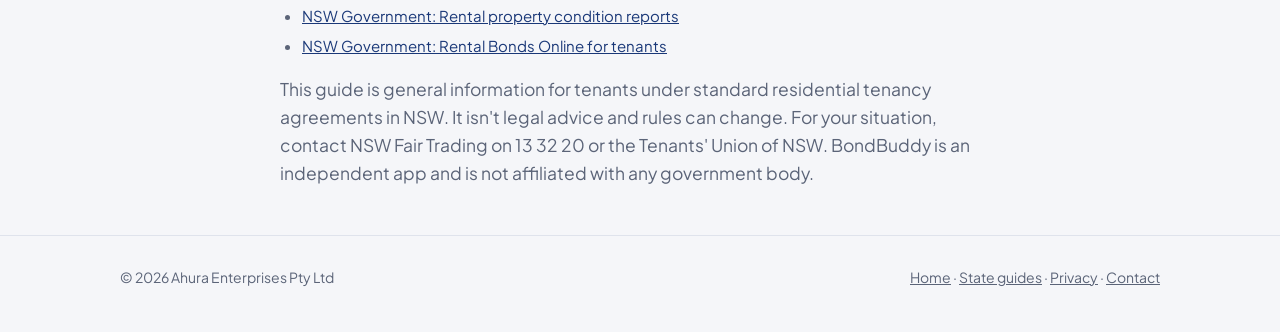
<file: bond-back-nsw.html>
<!doctype html>
<html lang="en-AU">
<head>
  <meta charset="utf-8">
  <meta name="viewport" content="width=device-width, initial-scale=1">
  <title>How to Get Your Bond Back in NSW (2026 Tenant Guide) | BondBuddy</title>
  <meta name="description" content="A step-by-step guide for NSW renters: the condition report, Rental Bonds Online, the 14-day claim window, NCAT disputes and fair wear and tear.">
  <link rel="canonical" href="https://bondbuddyapp.com/bond-back-nsw.html">
  <link rel="icon" href="favicon.svg" type="image/svg+xml">
  <link rel="apple-touch-icon" href="apple-touch-icon.png">
  <meta name="apple-itunes-app" content="app-id=6800467754">
  <meta property="og:type" content="article">
  <meta property="og:title" content="How to get your bond back in NSW">
  <meta property="og:description" content="A step-by-step guide for NSW renters: the condition report, Rental Bonds Online, the 14-day claim window, NCAT disputes and fair wear and tear.">
  <meta property="og:url" content="https://bondbuddyapp.com/bond-back-nsw.html">
  <meta property="og:image" content="https://bondbuddyapp.com/og-image.jpg">
  <meta name="twitter:card" content="summary_large_image">
  <link rel="preconnect" href="https://fonts.googleapis.com">
  <link rel="preconnect" href="https://fonts.gstatic.com" crossorigin>
  <link href="https://fonts.googleapis.com/css2?family=Plus+Jakarta+Sans:wght@400;600;700;800&display=swap" rel="stylesheet">
  <link rel="stylesheet" href="style.css">
  <script type="application/ld+json">{"@context": "https://schema.org", "@type": "Article", "headline": "How to get your bond back in NSW", "datePublished": "2026-11-05", "dateModified": "2026-11-05", "author": {"@type": "Organization", "name": "BondBuddy"}, "publisher": {"@type": "Organization", "name": "Ahura Enterprises Pty Ltd"}, "mainEntityOfPage": "https://bondbuddyapp.com/bond-back-nsw.html"}</script>
  <script type="application/ld+json">{"@context": "https://schema.org", "@type": "FAQPage", "mainEntity": [{"@type": "Question", "name": "How long does a NSW landlord have to respond to my bond claim?", "acceptedAnswer": {"@type": "Answer", "text": "Up to 14 days to accept a claim made through Rental Bonds Online. Payment is then due 2 business days after they accept."}}, {"@type": "Question", "name": "How long do I have to return my condition report in NSW?", "acceptedAnswer": {"@type": "Answer", "text": "Within 7 days of moving in. Complete your part, add time-stamped photos and keep the other copy."}}, {"@type": "Question", "name": "What can I do if my NSW landlord claims part of my bond?", "acceptedAnswer": {"@type": "Answer", "text": "You get a Notice of Claim with 14 days to respond. They must give you the condition report and quotes or invoices within 7 days of the claim. If you disagree, tell Fair Trading before the due-for-payment date and apply to NCAT."}}]}</script>
</head>
<body>

<header class="site-header">
  <div class="wrap">
    <a class="brand" href="./"><svg viewBox="0 0 64 64" aria-hidden="true"><rect width="64" height="64" rx="14" fill="#1a3878"/><path d="M32 13l15 6v11c0 10.5-6.4 17.6-15 21-8.6-3.4-15-10.5-15-21V19z" fill="#fff"/><path d="M24.5 32.5l5.2 5.2 10-10.4" fill="none" stroke="#1a3878" stroke-width="4" stroke-linecap="round" stroke-linejoin="round"/></svg>BondBuddy</a>
    <nav class="nav">
      <a class="hide-sm" href="guides.html">State guides</a>
      <a class="btn-small" href="https://apps.apple.com/app/apple-store/id6800467754?pt=128918970&amp;ct=bondbuddy-web&amp;mt=8">Get the app</a>
    </nav>
  </div>
</header>

<main class="article">
  <div class="wrap">
    <p class="crumbs"><a href="./">Home</a> / <a href="guides.html">Guides</a> / NSW</p>
    <nav class="state-row" aria-label="Bond guides by state"><a href="bond-back-queensland.html">QLD</a><a class="here" href="bond-back-nsw.html">NSW</a><a href="bond-back-victoria.html">VIC</a><a href="bond-back-wa.html">WA</a><a href="bond-back-sa.html">SA</a><a href="bond-back-tasmania.html">TAS</a><a href="bond-back-act.html">ACT</a><a href="bond-back-nt.html">NT</a></nav>
    <h1>How to get your bond back in NSW</h1>
    <span class="checked">✓ Checked against official NSW Government guidance on 5 November 2026</span>

    <div class="answer"><p><strong>The short version:</strong> your bond is held by NSW Fair Trading, not your agent. At the end of the lease you claim it through <strong>Rental Bonds Online</strong>. If the agent wants to keep some, you get a Notice of Claim with <strong>14 days</strong> to respond, and they must show you their evidence. Your best protection is a detailed condition report with time-stamped photos, returned within 7 days of moving in.</p></div>

    <nav class="toc" aria-label="On this page">
      <strong>On this page</strong>
      <ol>
        <li><a href="#timeline">The whole process at a glance</a></li>
        <li><a href="#move-in">Moving in: the condition report</a></li>
        <li><a href="#move-out">Moving out</a></li>
        <li><a href="#refund">Getting your bond back</a></li>
        <li><a href="#dispute">If the landlord claims some of it</a></li>
        <li><a href="#wear">Fair wear and tear vs damage</a></li>
        <li><a href="#checklist">Your bond checklist</a></li>
      </ol>
    </nav>

    <h2 id="timeline">The whole process at a glance</h2>
    <ol class="timeline"><li><strong>Before you move in</strong><span>The bond can't be more than 4 weeks' rent. It is held by NSW Fair Trading.</span></li><li><strong>Within 7 days of moving in</strong><span>Complete your part of the condition report, add time-stamped photos and return one copy.</span></li><li><strong>Moving out</strong><span>Clean, remove your things, return all keys and sign off the condition report with the agent.</span></li><li><strong>Claiming</strong><span>Claim in Rental Bonds Online. The agent has up to 14 days to accept.</span></li><li><strong>If they claim against you</strong><span>You get a Notice of Claim with 14 days to respond, plus their evidence within 7 days of the claim.</span></li></ol>

    <h2 id="move-in">Moving in: the condition report</h2>
    <p>In NSW, the landlord or agent must give you the condition report before or when you're given the lease to sign: two paper copies, or one electronic copy. You complete your part and return one copy within <strong>7 days of moving in</strong>, keeping the other.</p>
    <ul>
      <li><strong>Record everything,</strong> including minor damage. NSW Fair Trading says more detail and time-stamped photos make disputes less likely.</li>
      <li><strong>Take time-stamped photos</strong> of every room and close-ups of anything marked, chipped, stained or not working.</li>
      <li><strong>Check safety items</strong> like smoke alarms and safety switches, and note any loose sockets or wiring.</li>
      <li><strong>Keep your copy</strong> and photos somewhere you'll still have at the end of the lease.</li>
    </ul>
    <div class="tip"><p><strong>Tip:</strong> Do the report before you unpack. Once furniture and boxes cover the floor, you can't photograph the carpet or the skirting boards behind them.</p></div>

    <h2 id="move-out">Moving out</h2>
    <p>Before you claim, NSW Fair Trading lists what to do:</p>
    <ul>
      <li>Pay rent up to the end of your notice period.</li>
      <li>Clean the property to the condition it was in at the start.</li>
      <li>Remove all your belongings.</li>
      <li>Repair any damage beyond fair wear and tear.</li>
      <li>Sign off the condition report with the landlord or agent. Ideally you fill in the end-of-tenancy section together.</li>
      <li>Return all keys and anything else you were given when you moved in.</li>
    </ul>
    <div class="tip"><p><strong>Tip:</strong> Photograph every room again after your final clean, from the same angles as your move-in photos. Matching before-and-after photos settle most arguments before they start.</p></div>

    <h2 id="refund">Getting your bond back</h2>
    <p>If your bond was paid through <strong>Rental Bonds Online</strong>, log in and claim it. You don't have to wait for the agent to start. The agent has <strong>up to 14 days</strong> to accept your claim, and payment is due <strong>2 business days</strong> after they accept, straight into your bank account.</p>
    <p>If you don't use Rental Bonds Online, complete the <span class="form-tag">Claim for Bond Refund</span> form. If the agent won't sign it, you can still lodge it. They then have 14 days to dispute, and if they don't, Fair Trading pays you after 14 days.</p>
    <p>NSW Fair Trading says making a bond claim without evidence breaches the Residential Tenancies Act 2010.</p>

    <h2 id="dispute">If the landlord claims some of it</h2>
    <p>The landlord or agent can claim for things like unpaid rent, cleaning below the starting standard, unreturned keys, damage beyond fair wear and tear, or unpaid water usage billed within 3 months.</p>
    <ul>
      <li><strong>You'll get a Notice of Claim</strong> by email and SMS, with <strong>14 days</strong> to respond.</li>
      <li><strong>They must show you their evidence.</strong> Within 7 days of making the claim, they must give you the end-of-tenancy condition report and copies of quotes, invoices or receipts.</li>
      <li><strong>Try to agree first.</strong> Compare their claim with your entry report and photos. If you reach an agreement, they should pay within 14 days.</li>
      <li><strong>To stop the payout,</strong> tell Fair Trading you dispute it in Rental Bonds Online before the "due for payment" date, then apply to the NSW Civil and Administrative Tribunal (NCAT).</li>
      <li><strong>Already paid out?</strong> You can still apply to NCAT within 6 months of the payout.</li>
    </ul>

    <h2 id="wear">Fair wear and tear vs damage</h2>
    <p>Everywhere in Australia, you have to leave the property as you found it, apart from fair wear and tear. Wear and tear is the gradual deterioration from normal use and ageing. You don't pay for it. Damage caused by carelessness, accidents or neglect is different. Typical examples:</p>
    <table class="compare">
      <thead><tr><th><span class="badge good">Fair wear and tear</span></th><th><span class="badge damaged">Damage</span></th></tr></thead>
      <tbody>
        <tr><td data-label="Fair wear and tear">Carpet worn in walkways</td><td data-label="Damage">Burns or large stains in the carpet</td></tr>
        <tr><td data-label="Fair wear and tear">Paint or curtains faded by sun</td><td data-label="Damage">Holes or marks in walls from hanging things without permission</td></tr>
        <tr><td data-label="Fair wear and tear">Minor scuffs where furniture sat</td><td data-label="Damage">Benchtop burnt by a hot pan</td></tr>
        <tr><td data-label="Fair wear and tear">Loose door handles from years of use</td><td data-label="Damage">Broken window or door from an accident</td></tr>
      </tbody>
    </table>
    <p>The line isn't always obvious, which is why your entry report and dated photos matter so much. A mark that is recorded on day one can't be blamed on you later.</p>

    <h2 id="checklist">Your bond checklist</h2>
    <ul class="checklist"><li>Return the condition report with your comments within 7 days of moving in</li><li>Take time-stamped photos of every room on move-in day</li><li>Keep your copy of the report and photos for the whole lease</li><li>Clean, remove everything and return every key</li><li>Sign off the end-of-tenancy condition report</li><li>Claim through Rental Bonds Online</li><li>Respond to any Notice of Claim within 14 days</li><li>Ask for the agent's evidence if they claim against you</li></ul>

    <div class="app-box">
      <img src="shot-item.jpg" width="640" height="1391" loading="lazy" alt="BondBuddy item screen with a damaged oven, photo and note">
      <div>
        <h3>Do your condition report with BondBuddy</h3>
        <p>BondBuddy is an iPhone app that walks you through each room, stamps every photo with the date and time, and turns it all into a PDF you can send with your condition report. Free for your first 3 rooms.</p>
        <a class="btn" href="https://apps.apple.com/app/apple-store/id6800467754?pt=128918970&amp;ct=bondbuddy-web&amp;mt=8">Download on the App Store</a>
      </div>
    </div>

    <div class="sources">
      <p><strong>Sources</strong> (official NSW Government information, checked 5 November 2026)</p>
      <ul><li><a href="https://www.nsw.gov.au/housing-and-construction/renting-a-place-to-live/getting-your-bond-back">NSW Government: Getting your bond back</a></li><li><a href="https://www.nsw.gov.au/housing-and-construction/renting-a-place-to-live/residential-rental-bonds/dealing-bond-disputes-for-tenants">NSW Government: Dealing with bond disputes for tenants</a></li><li><a href="https://www.nsw.gov.au/housing-and-construction/rules/rental-property-condition-reports">NSW Government: Rental property condition reports</a></li><li><a href="https://www.nsw.gov.au/housing-and-construction/renting-a-place-to-live/residential-rental-bonds/rental-bonds-online-for-tenants">NSW Government: Rental Bonds Online for tenants</a></li></ul>
      <p class="disclaimer">This guide is general information for tenants under standard residential tenancy agreements in NSW. It isn't legal advice and rules can change. For your situation, contact NSW Fair Trading on 13 32 20 or the Tenants' Union of NSW. BondBuddy is an independent app and is not affiliated with any government body.</p>
    </div>
  </div>
</main>

<footer class="site-footer">
  <div class="wrap">
    <span>© 2026 Ahura Enterprises Pty Ltd</span>
    <span><a href="./">Home</a> · <a href="guides.html">State guides</a> · <a href="privacy.html">Privacy</a> · <a href="mailto:ahuraenterprises@icloud.com">Contact</a></span>
  </div>
</footer>

</body>
</html>
</file>
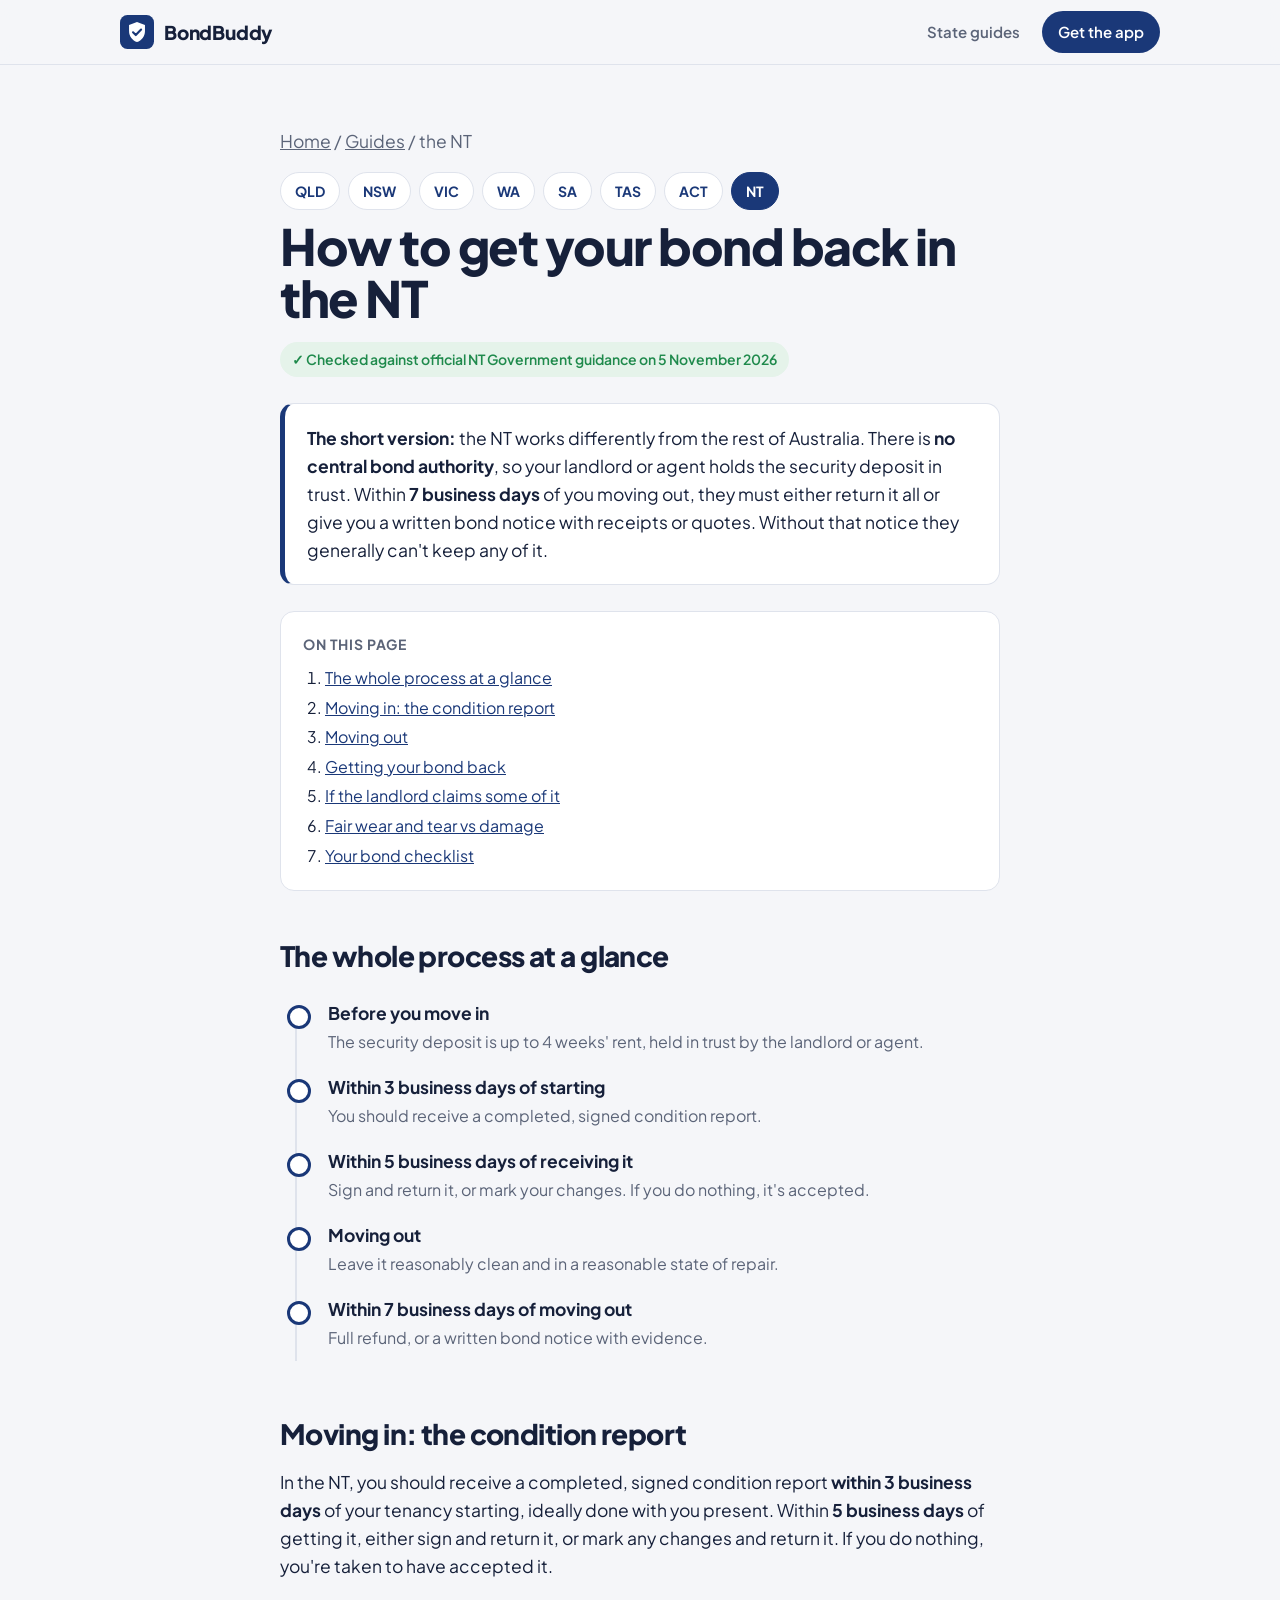
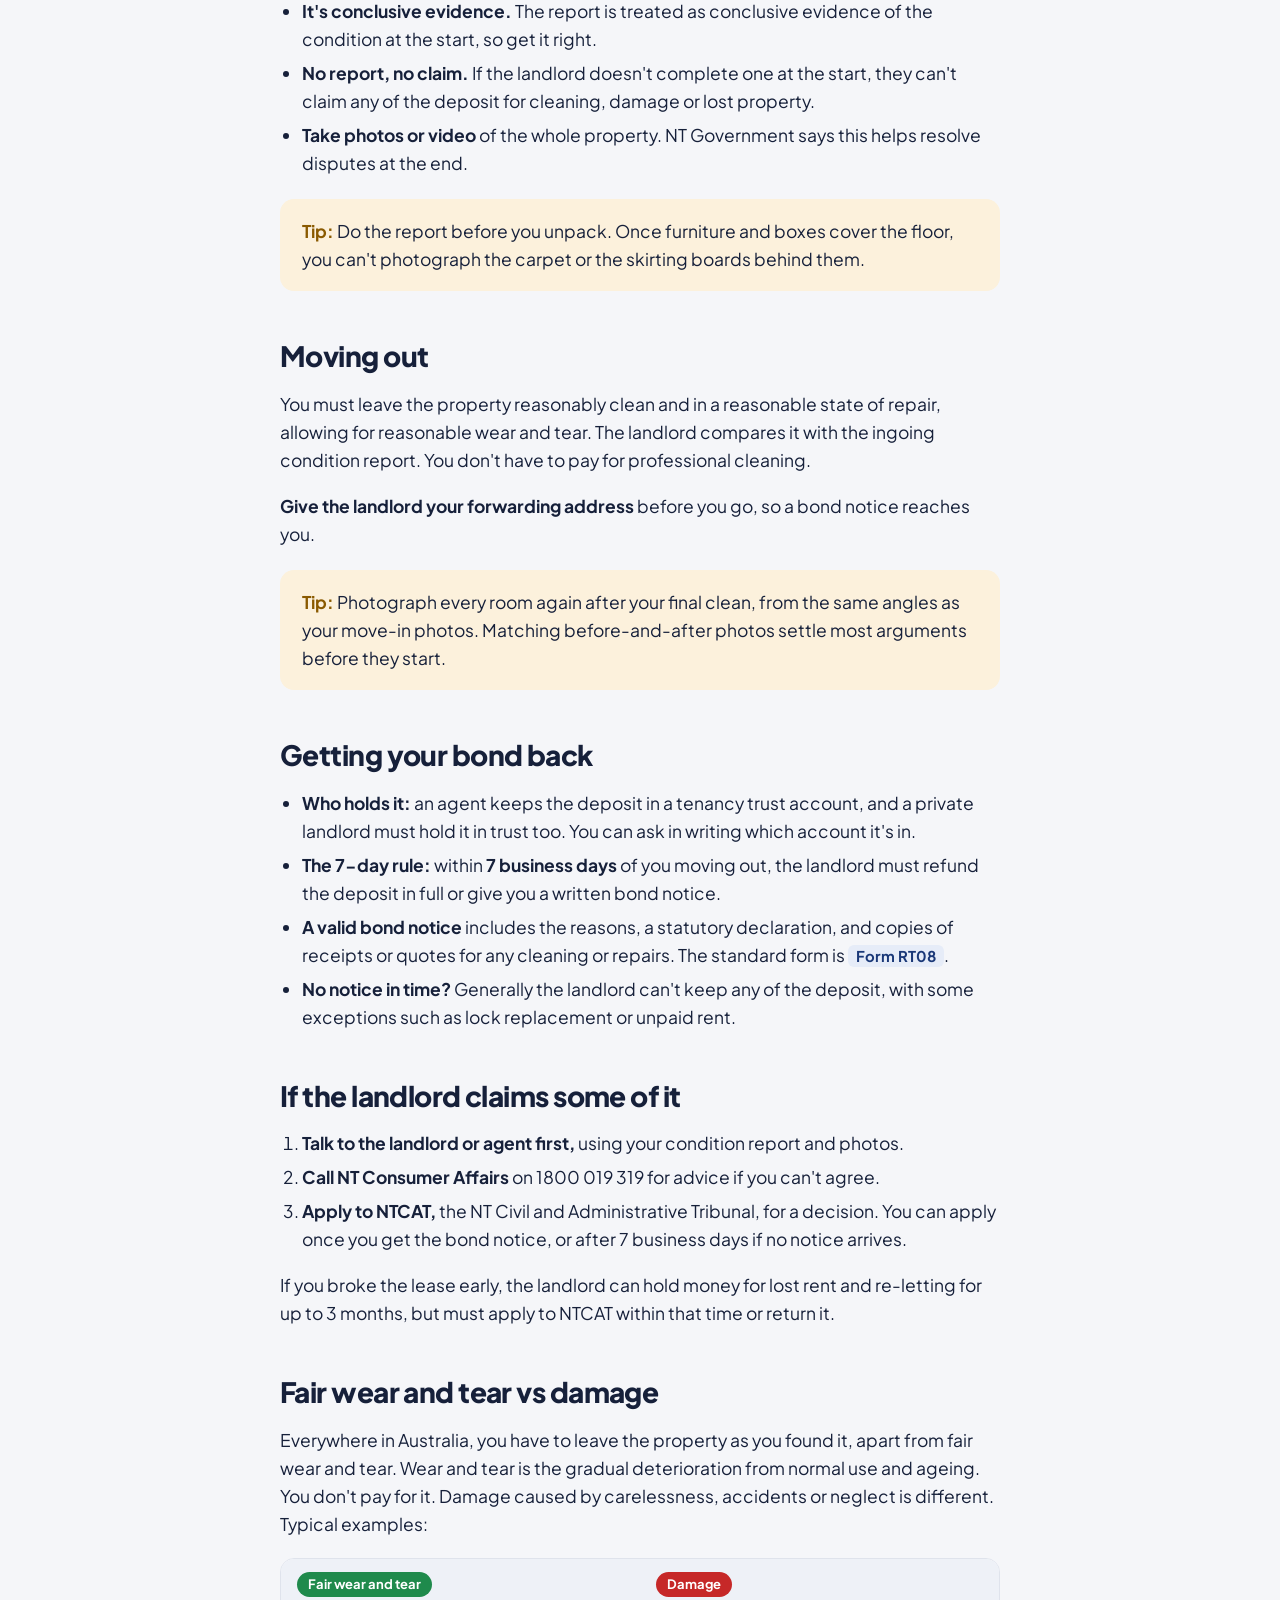
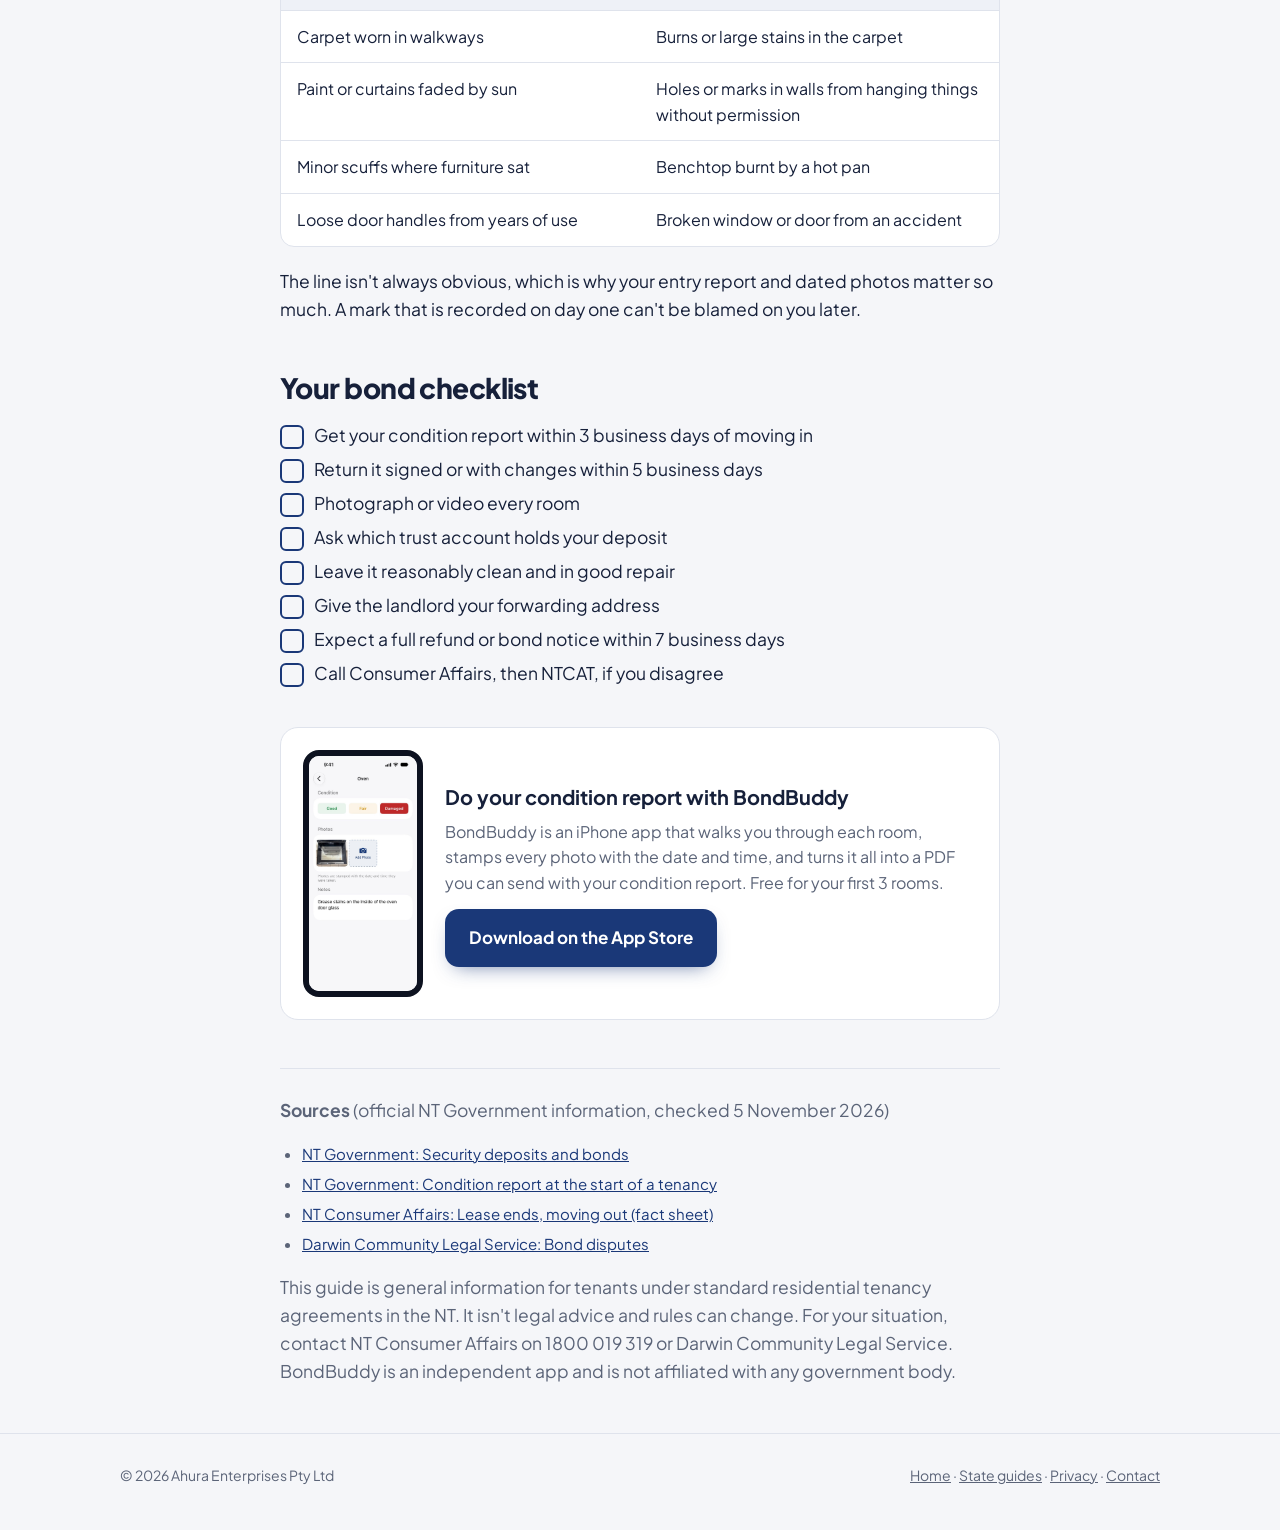
<file: bond-back-nt.html>
<!doctype html>
<html lang="en-AU">
<head>
  <meta charset="utf-8">
  <meta name="viewport" content="width=device-width, initial-scale=1">
  <title>How to Get Your Bond Back in the NT (2026 Tenant Guide) | BondBuddy</title>
  <meta name="description" content="A step-by-step guide for NT renters: the condition report, getting your security deposit back within 7 business days, bond notices and NTCAT.">
  <link rel="canonical" href="https://bondbuddyapp.com/bond-back-nt.html">
  <link rel="icon" href="favicon.svg" type="image/svg+xml">
  <link rel="apple-touch-icon" href="apple-touch-icon.png">
  <meta name="apple-itunes-app" content="app-id=6800467754">
  <meta property="og:type" content="article">
  <meta property="og:title" content="How to get your bond back in the NT">
  <meta property="og:description" content="A step-by-step guide for NT renters: the condition report, getting your security deposit back within 7 business days, bond notices and NTCAT.">
  <meta property="og:url" content="https://bondbuddyapp.com/bond-back-nt.html">
  <meta property="og:image" content="https://bondbuddyapp.com/og-image.jpg">
  <meta name="twitter:card" content="summary_large_image">
  <link rel="preconnect" href="https://fonts.googleapis.com">
  <link rel="preconnect" href="https://fonts.gstatic.com" crossorigin>
  <link href="https://fonts.googleapis.com/css2?family=Plus+Jakarta+Sans:wght@400;600;700;800&display=swap" rel="stylesheet">
  <link rel="stylesheet" href="style.css">
  <script type="application/ld+json">{"@context": "https://schema.org", "@type": "Article", "headline": "How to get your bond back in the NT", "datePublished": "2026-11-05", "dateModified": "2026-11-05", "author": {"@type": "Organization", "name": "BondBuddy"}, "publisher": {"@type": "Organization", "name": "Ahura Enterprises Pty Ltd"}, "mainEntityOfPage": "https://bondbuddyapp.com/bond-back-nt.html"}</script>
  <script type="application/ld+json">{"@context": "https://schema.org", "@type": "FAQPage", "mainEntity": [{"@type": "Question", "name": "How long does an NT landlord have to return my security deposit?", "acceptedAnswer": {"@type": "Answer", "text": "7 business days from when you move out. Within that time they must refund it in full or give you a written bond notice with evidence."}}, {"@type": "Question", "name": "Who holds the bond in the Northern Territory?", "acceptedAnswer": {"@type": "Answer", "text": "There's no central bond authority. The landlord or agent holds the security deposit in a trust account."}}, {"@type": "Question", "name": "How long do I have to return my condition report in the NT?", "acceptedAnswer": {"@type": "Answer", "text": "5 business days from receiving it. If you do nothing, you're taken to have accepted it."}}]}</script>
</head>
<body>

<header class="site-header">
  <div class="wrap">
    <a class="brand" href="./"><svg viewBox="0 0 64 64" aria-hidden="true"><rect width="64" height="64" rx="14" fill="#1a3878"/><path d="M32 13l15 6v11c0 10.5-6.4 17.6-15 21-8.6-3.4-15-10.5-15-21V19z" fill="#fff"/><path d="M24.5 32.5l5.2 5.2 10-10.4" fill="none" stroke="#1a3878" stroke-width="4" stroke-linecap="round" stroke-linejoin="round"/></svg>BondBuddy</a>
    <nav class="nav">
      <a class="hide-sm" href="guides.html">State guides</a>
      <a class="btn-small" href="https://apps.apple.com/app/apple-store/id6800467754?pt=128918970&amp;ct=bondbuddy-web&amp;mt=8">Get the app</a>
    </nav>
  </div>
</header>

<main class="article">
  <div class="wrap">
    <p class="crumbs"><a href="./">Home</a> / <a href="guides.html">Guides</a> / the NT</p>
    <nav class="state-row" aria-label="Bond guides by state"><a href="bond-back-queensland.html">QLD</a><a href="bond-back-nsw.html">NSW</a><a href="bond-back-victoria.html">VIC</a><a href="bond-back-wa.html">WA</a><a href="bond-back-sa.html">SA</a><a href="bond-back-tasmania.html">TAS</a><a href="bond-back-act.html">ACT</a><a class="here" href="bond-back-nt.html">NT</a></nav>
    <h1>How to get your bond back in the NT</h1>
    <span class="checked">✓ Checked against official NT Government guidance on 5 November 2026</span>

    <div class="answer"><p><strong>The short version:</strong> the NT works differently from the rest of Australia. There is <strong>no central bond authority</strong>, so your landlord or agent holds the security deposit in trust. Within <strong>7 business days</strong> of you moving out, they must either return it all or give you a written bond notice with receipts or quotes. Without that notice they generally can't keep any of it.</p></div>

    <nav class="toc" aria-label="On this page">
      <strong>On this page</strong>
      <ol>
        <li><a href="#timeline">The whole process at a glance</a></li>
        <li><a href="#move-in">Moving in: the condition report</a></li>
        <li><a href="#move-out">Moving out</a></li>
        <li><a href="#refund">Getting your bond back</a></li>
        <li><a href="#dispute">If the landlord claims some of it</a></li>
        <li><a href="#wear">Fair wear and tear vs damage</a></li>
        <li><a href="#checklist">Your bond checklist</a></li>
      </ol>
    </nav>

    <h2 id="timeline">The whole process at a glance</h2>
    <ol class="timeline"><li><strong>Before you move in</strong><span>The security deposit is up to 4 weeks' rent, held in trust by the landlord or agent.</span></li><li><strong>Within 3 business days of starting</strong><span>You should receive a completed, signed condition report.</span></li><li><strong>Within 5 business days of receiving it</strong><span>Sign and return it, or mark your changes. If you do nothing, it's accepted.</span></li><li><strong>Moving out</strong><span>Leave it reasonably clean and in a reasonable state of repair.</span></li><li><strong>Within 7 business days of moving out</strong><span>Full refund, or a written bond notice with evidence.</span></li></ol>

    <h2 id="move-in">Moving in: the condition report</h2>
    <p>In the NT, you should receive a completed, signed condition report <strong>within 3 business days</strong> of your tenancy starting, ideally done with you present. Within <strong>5 business days</strong> of getting it, either sign and return it, or mark any changes and return it. If you do nothing, you're taken to have accepted it.</p>
    <ul>
      <li><strong>It's conclusive evidence.</strong> The report is treated as conclusive evidence of the condition at the start, so get it right.</li>
      <li><strong>No report, no claim.</strong> If the landlord doesn't complete one at the start, they can't claim any of the deposit for cleaning, damage or lost property.</li>
      <li><strong>Take photos or video</strong> of the whole property. NT Government says this helps resolve disputes at the end.</li>
    </ul>
    <div class="tip"><p><strong>Tip:</strong> Do the report before you unpack. Once furniture and boxes cover the floor, you can't photograph the carpet or the skirting boards behind them.</p></div>

    <h2 id="move-out">Moving out</h2>
    <p>You must leave the property reasonably clean and in a reasonable state of repair, allowing for reasonable wear and tear. The landlord compares it with the ingoing condition report. You don't have to pay for professional cleaning.</p>
    <p><strong>Give the landlord your forwarding address</strong> before you go, so a bond notice reaches you.</p>
    <div class="tip"><p><strong>Tip:</strong> Photograph every room again after your final clean, from the same angles as your move-in photos. Matching before-and-after photos settle most arguments before they start.</p></div>

    <h2 id="refund">Getting your bond back</h2>
    <ul>
      <li><strong>Who holds it:</strong> an agent keeps the deposit in a tenancy trust account, and a private landlord must hold it in trust too. You can ask in writing which account it's in.</li>
      <li><strong>The 7-day rule:</strong> within <strong>7 business days</strong> of you moving out, the landlord must refund the deposit in full or give you a written bond notice.</li>
      <li><strong>A valid bond notice</strong> includes the reasons, a statutory declaration, and copies of receipts or quotes for any cleaning or repairs. The standard form is <span class="form-tag">Form RT08</span>.</li>
      <li><strong>No notice in time?</strong> Generally the landlord can't keep any of the deposit, with some exceptions such as lock replacement or unpaid rent.</li>
    </ul>

    <h2 id="dispute">If the landlord claims some of it</h2>
    <ol>
      <li><strong>Talk to the landlord or agent first,</strong> using your condition report and photos.</li>
      <li><strong>Call NT Consumer Affairs</strong> on 1800 019 319 for advice if you can't agree.</li>
      <li><strong>Apply to NTCAT,</strong> the NT Civil and Administrative Tribunal, for a decision. You can apply once you get the bond notice, or after 7 business days if no notice arrives.</li>
    </ol>
    <p>If you broke the lease early, the landlord can hold money for lost rent and re-letting for up to 3 months, but must apply to NTCAT within that time or return it.</p>

    <h2 id="wear">Fair wear and tear vs damage</h2>
    <p>Everywhere in Australia, you have to leave the property as you found it, apart from fair wear and tear. Wear and tear is the gradual deterioration from normal use and ageing. You don't pay for it. Damage caused by carelessness, accidents or neglect is different. Typical examples:</p>
    <table class="compare">
      <thead><tr><th><span class="badge good">Fair wear and tear</span></th><th><span class="badge damaged">Damage</span></th></tr></thead>
      <tbody>
        <tr><td data-label="Fair wear and tear">Carpet worn in walkways</td><td data-label="Damage">Burns or large stains in the carpet</td></tr>
        <tr><td data-label="Fair wear and tear">Paint or curtains faded by sun</td><td data-label="Damage">Holes or marks in walls from hanging things without permission</td></tr>
        <tr><td data-label="Fair wear and tear">Minor scuffs where furniture sat</td><td data-label="Damage">Benchtop burnt by a hot pan</td></tr>
        <tr><td data-label="Fair wear and tear">Loose door handles from years of use</td><td data-label="Damage">Broken window or door from an accident</td></tr>
      </tbody>
    </table>
    <p>The line isn't always obvious, which is why your entry report and dated photos matter so much. A mark that is recorded on day one can't be blamed on you later.</p>

    <h2 id="checklist">Your bond checklist</h2>
    <ul class="checklist"><li>Get your condition report within 3 business days of moving in</li><li>Return it signed or with changes within 5 business days</li><li>Photograph or video every room</li><li>Ask which trust account holds your deposit</li><li>Leave it reasonably clean and in good repair</li><li>Give the landlord your forwarding address</li><li>Expect a full refund or bond notice within 7 business days</li><li>Call Consumer Affairs, then NTCAT, if you disagree</li></ul>

    <div class="app-box">
      <img src="shot-item.jpg" width="640" height="1391" loading="lazy" alt="BondBuddy item screen with a damaged oven, photo and note">
      <div>
        <h3>Do your condition report with BondBuddy</h3>
        <p>BondBuddy is an iPhone app that walks you through each room, stamps every photo with the date and time, and turns it all into a PDF you can send with your condition report. Free for your first 3 rooms.</p>
        <a class="btn" href="https://apps.apple.com/app/apple-store/id6800467754?pt=128918970&amp;ct=bondbuddy-web&amp;mt=8">Download on the App Store</a>
      </div>
    </div>

    <div class="sources">
      <p><strong>Sources</strong> (official NT Government information, checked 5 November 2026)</p>
      <ul><li><a href="https://nt.gov.au/property/renters/security-deposits-bonds">NT Government: Security deposits and bonds</a></li><li><a href="https://nt.gov.au/property/renters/condition-report-at-the-start-of-a-tenancy">NT Government: Condition report at the start of a tenancy</a></li><li><a href="https://consumeraffairs.nt.gov.au/_resources/documents/for-consumers/easy-english-fact-sheets/lease-ends-moving-out.pdf">NT Consumer Affairs: Lease ends, moving out (fact sheet)</a></li><li><a href="https://www.dcls.org.au/factsheets-tenancy/bond-disputes">Darwin Community Legal Service: Bond disputes</a></li></ul>
      <p class="disclaimer">This guide is general information for tenants under standard residential tenancy agreements in the NT. It isn't legal advice and rules can change. For your situation, contact NT Consumer Affairs on 1800 019 319 or Darwin Community Legal Service. BondBuddy is an independent app and is not affiliated with any government body.</p>
    </div>
  </div>
</main>

<footer class="site-footer">
  <div class="wrap">
    <span>© 2026 Ahura Enterprises Pty Ltd</span>
    <span><a href="./">Home</a> · <a href="guides.html">State guides</a> · <a href="privacy.html">Privacy</a> · <a href="mailto:ahuraenterprises@icloud.com">Contact</a></span>
  </div>
</footer>

</body>
</html>
</file>
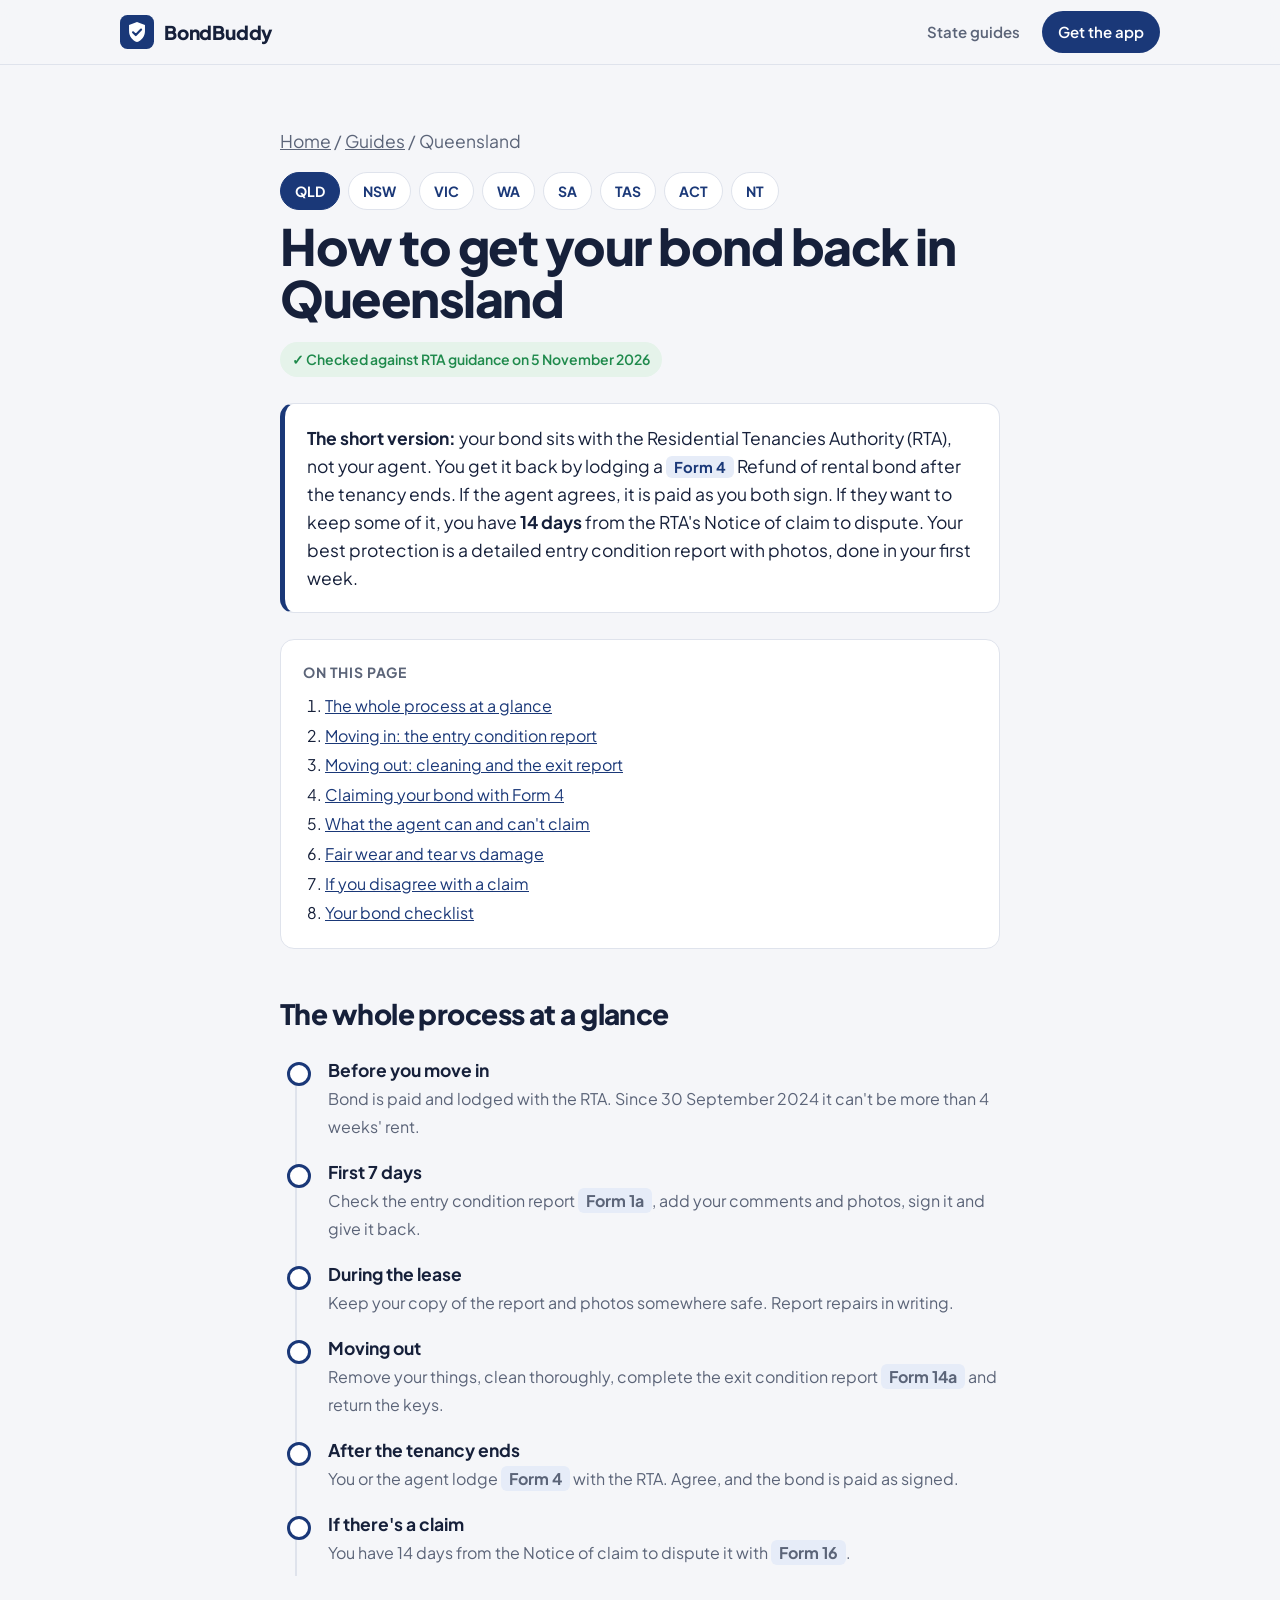
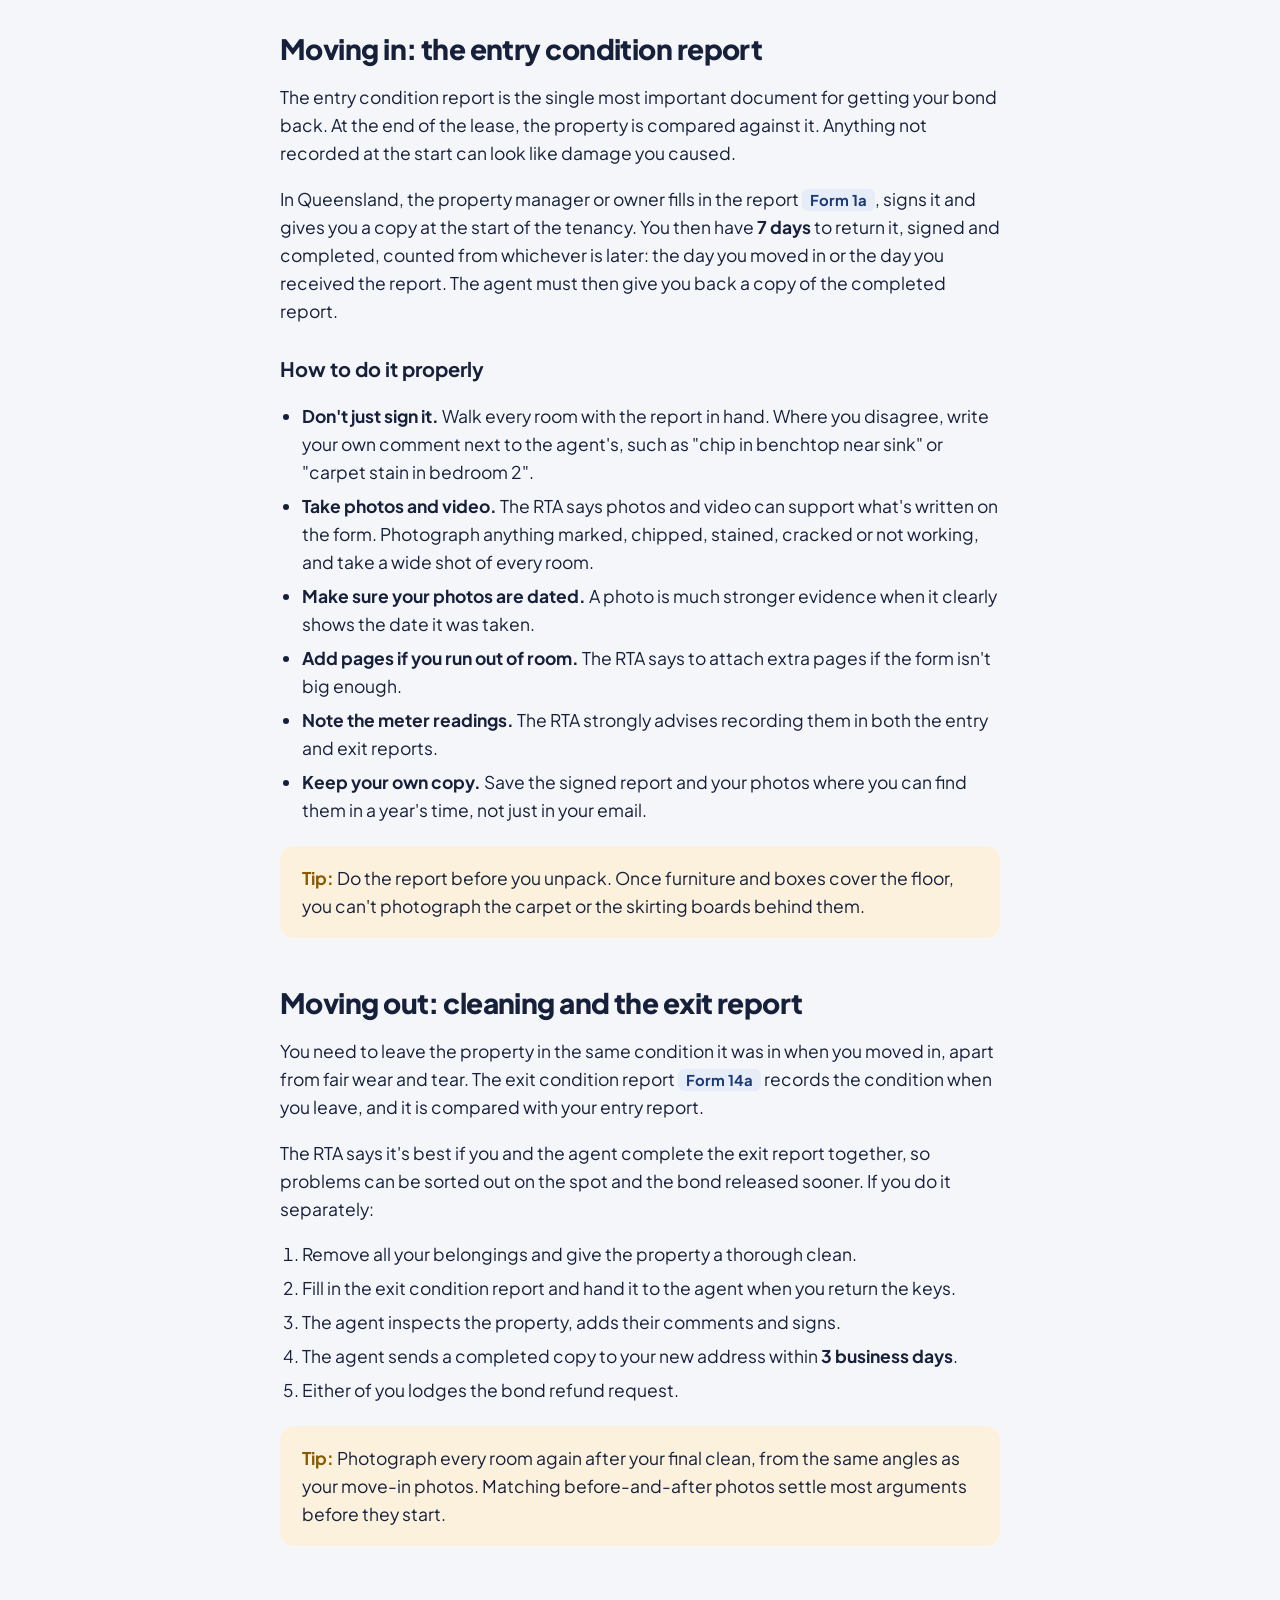
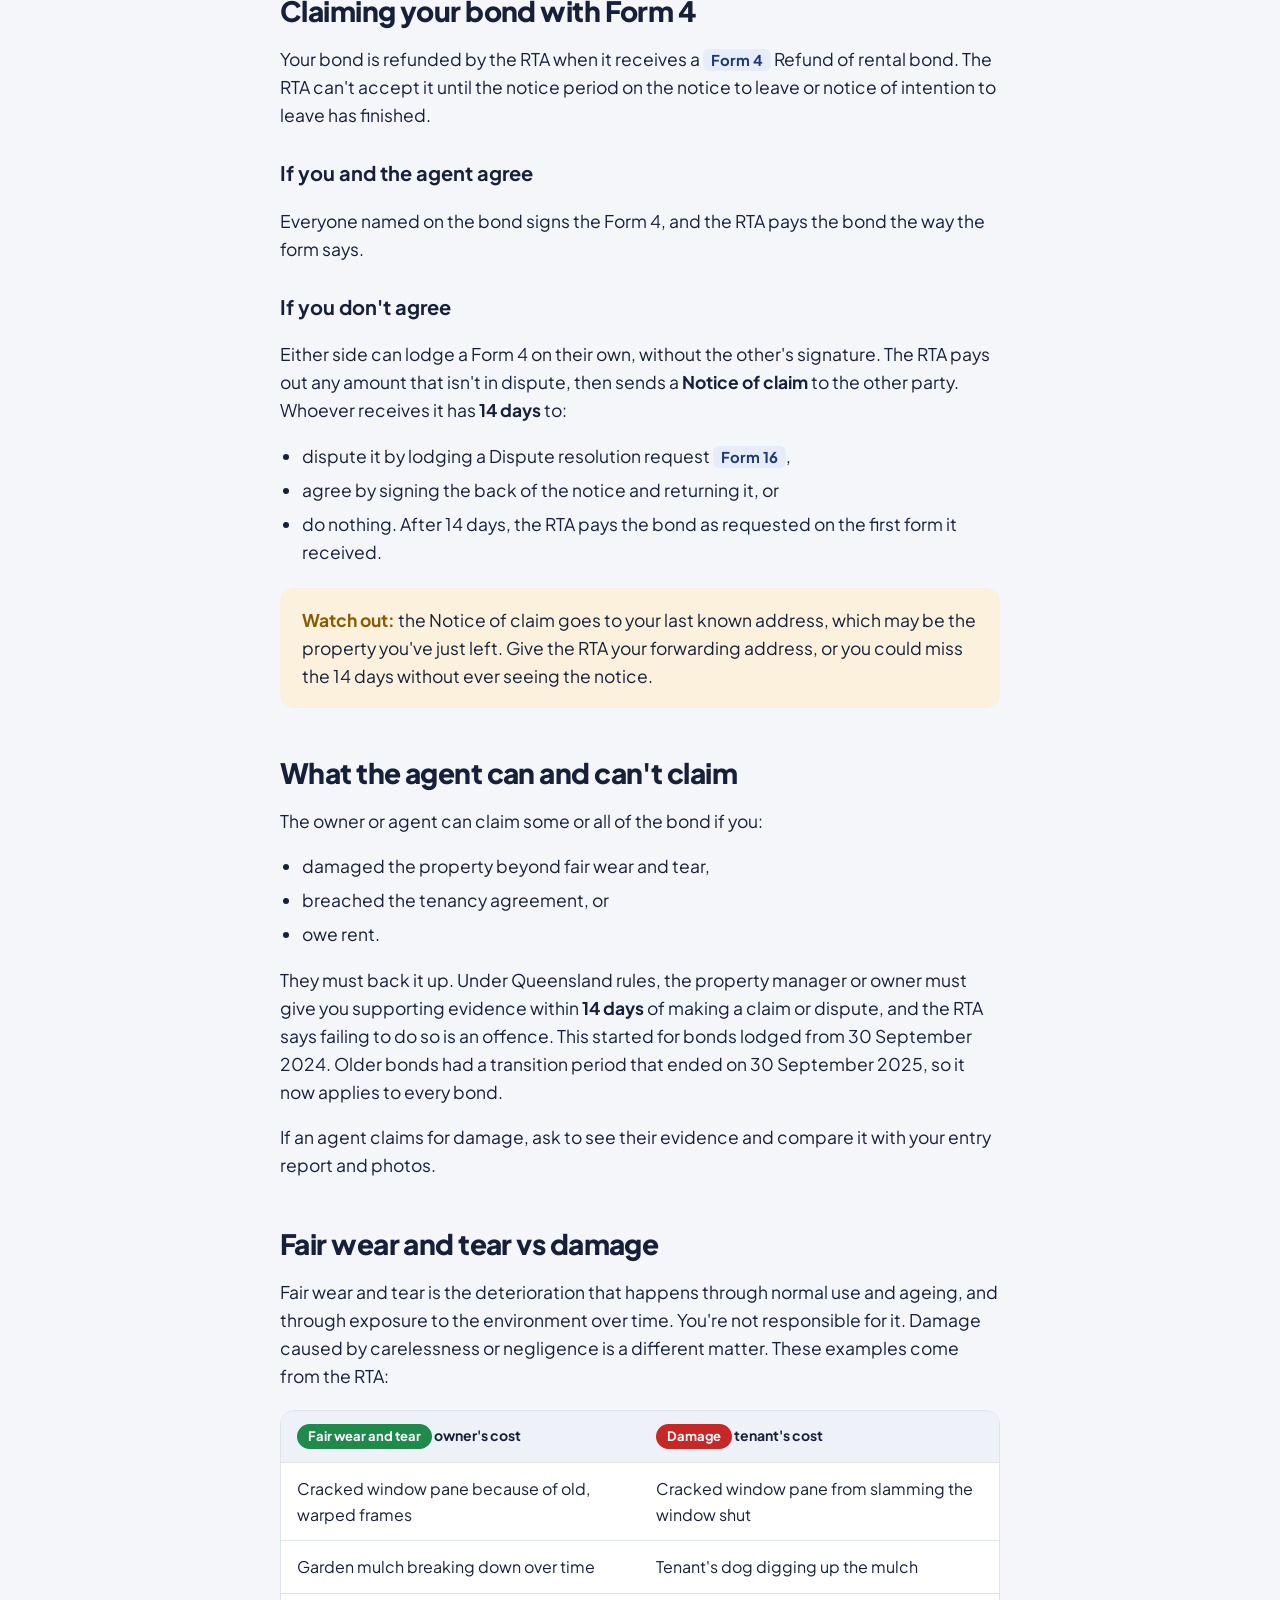
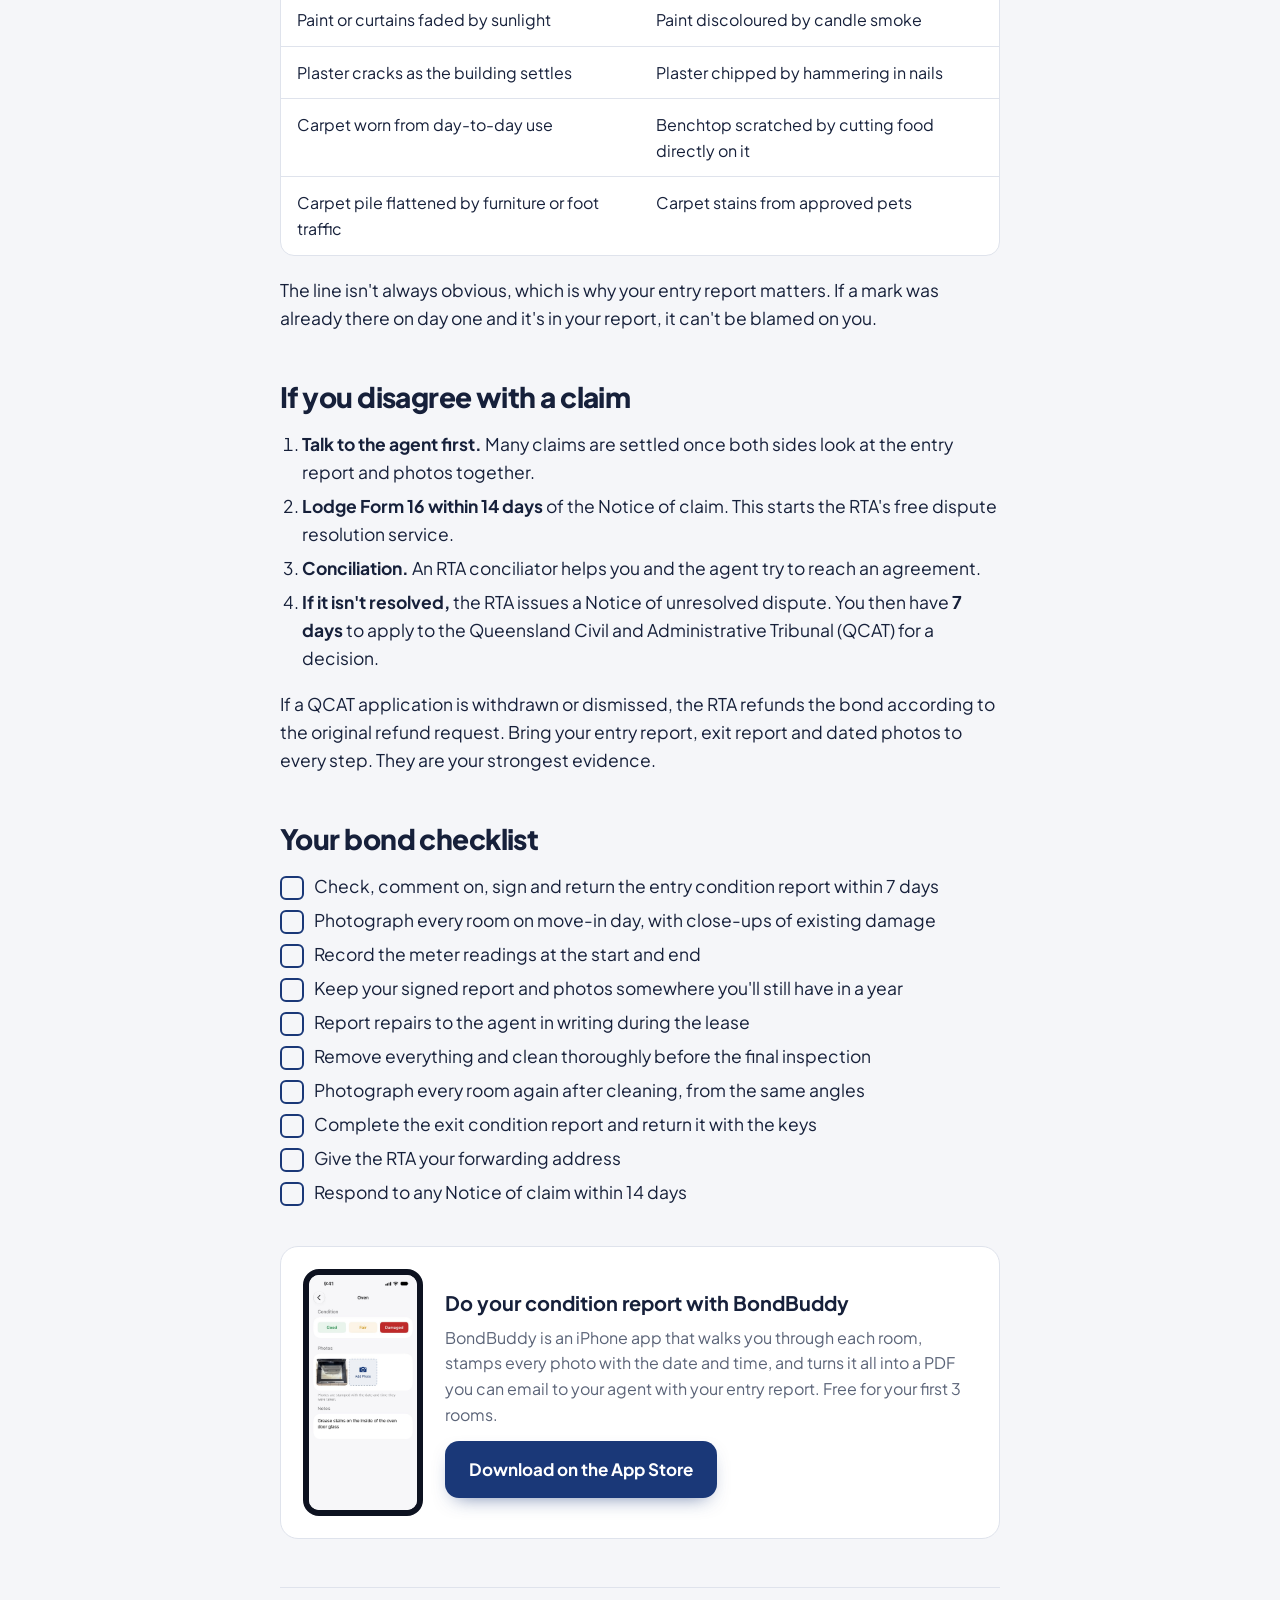
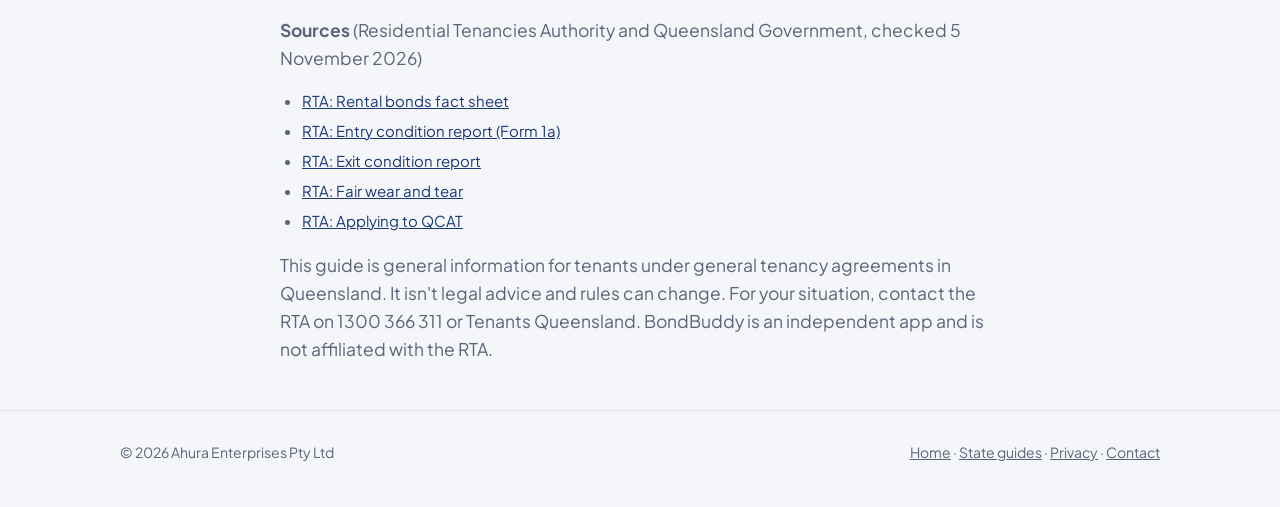
<file: bond-back-queensland.html>
<!doctype html>
<html lang="en-AU">
<head>
  <meta charset="utf-8">
  <meta name="viewport" content="width=device-width, initial-scale=1">
  <title>How to Get Your Bond Back in Queensland (2026 Tenant Guide) | BondBuddy</title>
  <meta name="description" content="A step-by-step guide for Queensland renters: the entry condition report, exit report, Form 4 bond refund, the 14-day dispute window, fair wear and tear, and what to do if the agent claims your bond.">
  <link rel="canonical" href="https://bondbuddyapp.com/bond-back-queensland.html">
  <link rel="icon" href="favicon.svg" type="image/svg+xml">
  <link rel="apple-touch-icon" href="apple-touch-icon.png">
  <meta name="apple-itunes-app" content="app-id=6800467754">
  <meta property="og:type" content="article">
  <meta property="og:title" content="How to get your bond back in Queensland">
  <meta property="og:description" content="Entry report, exit report, Form 4, the 14-day dispute window and fair wear and tear, explained for tenants.">
  <meta property="og:url" content="https://bondbuddyapp.com/bond-back-queensland.html">
  <meta property="og:image" content="https://bondbuddyapp.com/og-image.jpg">
  <meta name="twitter:card" content="summary_large_image">
  <link rel="preconnect" href="https://fonts.googleapis.com">
  <link rel="preconnect" href="https://fonts.gstatic.com" crossorigin>
  <link href="https://fonts.googleapis.com/css2?family=Plus+Jakarta+Sans:wght@400;600;700;800&display=swap" rel="stylesheet">
  <link rel="stylesheet" href="style.css">
  <script type="application/ld+json">
  {
    "@context": "https://schema.org",
    "@type": "Article",
    "headline": "How to get your bond back in Queensland",
    "description": "A step-by-step guide for Queensland renters covering the entry and exit condition reports, the Form 4 bond refund, disputes and fair wear and tear.",
    "datePublished": "2026-11-05",
    "dateModified": "2026-11-05",
    "author": { "@type": "Organization", "name": "BondBuddy" },
    "publisher": { "@type": "Organization", "name": "Ahura Enterprises Pty Ltd" },
    "mainEntityOfPage": "https://bondbuddyapp.com/bond-back-queensland.html"
  }
  </script>
  <script type="application/ld+json">
  {
    "@context": "https://schema.org",
    "@type": "FAQPage",
    "mainEntity": [
      {
        "@type": "Question",
        "name": "How long do I have to dispute a bond claim in Queensland?",
        "acceptedAnswer": { "@type": "Answer", "text": "14 days from when the RTA sends you a Notice of claim. To dispute, lodge a Dispute resolution request (Form 16). If you do nothing for 14 days, the RTA pays the bond as requested on the first refund form it received." }
      },
      {
        "@type": "Question",
        "name": "How long do I have to return my entry condition report in Queensland?",
        "acceptedAnswer": { "@type": "Answer", "text": "7 days after the later of the day you moved in or the day you were given the report. Add your own comments on anything you disagree with before you sign and return it." }
      },
      {
        "@type": "Question",
        "name": "Can the agent claim my bond for fair wear and tear?",
        "acceptedAnswer": { "@type": "Answer", "text": "No. Tenants must leave the property in the same condition as at the start, apart from fair wear and tear. Wear from normal use and ageing, such as faded paint or carpet worn by foot traffic, is the owner's responsibility." }
      },
      {
        "@type": "Question",
        "name": "Does the agent have to show me evidence for a bond claim?",
        "acceptedAnswer": { "@type": "Answer", "text": "Yes. Under Queensland rules the property manager or owner must give you supporting evidence within 14 days of making a claim or dispute. The RTA says not providing it is an offence." }
      }
    ]
  }
  </script>
</head>
<body>

<header class="site-header">
  <div class="wrap">
    <a class="brand" href="./">
      <svg viewBox="0 0 64 64" aria-hidden="true"><rect width="64" height="64" rx="14" fill="#1a3878"/><path d="M32 13l15 6v11c0 10.5-6.4 17.6-15 21-8.6-3.4-15-10.5-15-21V19z" fill="#fff"/><path d="M24.5 32.5l5.2 5.2 10-10.4" fill="none" stroke="#1a3878" stroke-width="4" stroke-linecap="round" stroke-linejoin="round"/></svg>
      BondBuddy
    </a>
    <nav class="nav">
      <a class="hide-sm" href="guides.html">State guides</a>
      <a class="btn-small" href="https://apps.apple.com/app/apple-store/id6800467754?pt=128918970&amp;ct=bondbuddy-web&amp;mt=8">Get the app</a>
    </nav>
  </div>
</header>

<main class="article">
  <div class="wrap">
    <p class="crumbs"><a href="./">Home</a> / <a href="guides.html">Guides</a> / Queensland</p>
    <nav class="state-row" aria-label="Bond guides by state"><a class="here" href="bond-back-queensland.html">QLD</a><a href="bond-back-nsw.html">NSW</a><a href="bond-back-victoria.html">VIC</a><a href="bond-back-wa.html">WA</a><a href="bond-back-sa.html">SA</a><a href="bond-back-tasmania.html">TAS</a><a href="bond-back-act.html">ACT</a><a href="bond-back-nt.html">NT</a></nav>
    <h1>How to get your bond back in Queensland</h1>
    <span class="checked">✓ Checked against RTA guidance on 5 November 2026</span>

    <div class="answer">
      <p><strong>The short version:</strong> your bond sits with the Residential Tenancies Authority (RTA), not your agent. You get it back by lodging a <span class="form-tag">Form 4</span> Refund of rental bond after the tenancy ends. If the agent agrees, it is paid as you both sign. If they want to keep some of it, you have <strong>14 days</strong> from the RTA's Notice of claim to dispute. Your best protection is a detailed entry condition report with photos, done in your first week.</p>
    </div>

    <nav class="toc" aria-label="On this page">
      <strong>On this page</strong>
      <ol>
        <li><a href="#timeline">The whole process at a glance</a></li>
        <li><a href="#move-in">Moving in: the entry condition report</a></li>
        <li><a href="#move-out">Moving out: cleaning and the exit report</a></li>
        <li><a href="#refund">Claiming your bond with Form 4</a></li>
        <li><a href="#claims">What the agent can and can't claim</a></li>
        <li><a href="#wear">Fair wear and tear vs damage</a></li>
        <li><a href="#dispute">If you disagree with a claim</a></li>
        <li><a href="#checklist">Your bond checklist</a></li>
      </ol>
    </nav>

    <h2 id="timeline">The whole process at a glance</h2>
    <ol class="timeline">
      <li><strong>Before you move in</strong><span>Bond is paid and lodged with the RTA. Since 30 September 2024 it can't be more than 4 weeks' rent.</span></li>
      <li><strong>First 7 days</strong><span>Check the entry condition report <span class="form-tag">Form 1a</span>, add your comments and photos, sign it and give it back.</span></li>
      <li><strong>During the lease</strong><span>Keep your copy of the report and photos somewhere safe. Report repairs in writing.</span></li>
      <li><strong>Moving out</strong><span>Remove your things, clean thoroughly, complete the exit condition report <span class="form-tag">Form 14a</span> and return the keys.</span></li>
      <li><strong>After the tenancy ends</strong><span>You or the agent lodge <span class="form-tag">Form 4</span> with the RTA. Agree, and the bond is paid as signed.</span></li>
      <li><strong>If there's a claim</strong><span>You have 14 days from the Notice of claim to dispute it with <span class="form-tag">Form 16</span>.</span></li>
    </ol>

    <h2 id="move-in">Moving in: the entry condition report</h2>
    <p>The entry condition report is the single most important document for getting your bond back. At the end of the lease, the property is compared against it. Anything not recorded at the start can look like damage you caused.</p>
    <p>In Queensland, the property manager or owner fills in the report <span class="form-tag">Form 1a</span>, signs it and gives you a copy at the start of the tenancy. You then have <strong>7 days</strong> to return it, signed and completed, counted from whichever is later: the day you moved in or the day you received the report. The agent must then give you back a copy of the completed report.</p>
    <h3>How to do it properly</h3>
    <ul>
      <li><strong>Don't just sign it.</strong> Walk every room with the report in hand. Where you disagree, write your own comment next to the agent's, such as "chip in benchtop near sink" or "carpet stain in bedroom 2".</li>
      <li><strong>Take photos and video.</strong> The RTA says photos and video can support what's written on the form. Photograph anything marked, chipped, stained, cracked or not working, and take a wide shot of every room.</li>
      <li><strong>Make sure your photos are dated.</strong> A photo is much stronger evidence when it clearly shows the date it was taken.</li>
      <li><strong>Add pages if you run out of room.</strong> The RTA says to attach extra pages if the form isn't big enough.</li>
      <li><strong>Note the meter readings.</strong> The RTA strongly advises recording them in both the entry and exit reports.</li>
      <li><strong>Keep your own copy.</strong> Save the signed report and your photos where you can find them in a year's time, not just in your email.</li>
    </ul>

    <div class="tip">
      <p><strong>Tip:</strong> Do the report before you unpack. Once furniture and boxes cover the floor, you can't photograph the carpet or the skirting boards behind them.</p>
    </div>

    <h2 id="move-out">Moving out: cleaning and the exit report</h2>
    <p>You need to leave the property in the same condition it was in when you moved in, apart from fair wear and tear. The exit condition report <span class="form-tag">Form 14a</span> records the condition when you leave, and it is compared with your entry report.</p>
    <p>The RTA says it's best if you and the agent complete the exit report together, so problems can be sorted out on the spot and the bond released sooner. If you do it separately:</p>
    <ol>
      <li>Remove all your belongings and give the property a thorough clean.</li>
      <li>Fill in the exit condition report and hand it to the agent when you return the keys.</li>
      <li>The agent inspects the property, adds their comments and signs.</li>
      <li>The agent sends a completed copy to your new address within <strong>3 business days</strong>.</li>
      <li>Either of you lodges the bond refund request.</li>
    </ol>
    <div class="tip">
      <p><strong>Tip:</strong> Photograph every room again after your final clean, from the same angles as your move-in photos. Matching before-and-after photos settle most arguments before they start.</p>
    </div>

    <h2 id="refund">Claiming your bond with Form 4</h2>
    <p>Your bond is refunded by the RTA when it receives a <span class="form-tag">Form 4</span> Refund of rental bond. The RTA can't accept it until the notice period on the notice to leave or notice of intention to leave has finished.</p>
    <h3>If you and the agent agree</h3>
    <p>Everyone named on the bond signs the Form 4, and the RTA pays the bond the way the form says.</p>
    <h3>If you don't agree</h3>
    <p>Either side can lodge a Form 4 on their own, without the other's signature. The RTA pays out any amount that isn't in dispute, then sends a <strong>Notice of claim</strong> to the other party. Whoever receives it has <strong>14 days</strong> to:</p>
    <ul>
      <li>dispute it by lodging a Dispute resolution request <span class="form-tag">Form 16</span>,</li>
      <li>agree by signing the back of the notice and returning it, or</li>
      <li>do nothing. After 14 days, the RTA pays the bond as requested on the first form it received.</li>
    </ul>
    <div class="tip">
      <p><strong>Watch out:</strong> the Notice of claim goes to your last known address, which may be the property you've just left. Give the RTA your forwarding address, or you could miss the 14 days without ever seeing the notice.</p>
    </div>

    <h2 id="claims">What the agent can and can't claim</h2>
    <p>The owner or agent can claim some or all of the bond if you:</p>
    <ul>
      <li>damaged the property beyond fair wear and tear,</li>
      <li>breached the tenancy agreement, or</li>
      <li>owe rent.</li>
    </ul>
    <p>They must back it up. Under Queensland rules, the property manager or owner must give you supporting evidence within <strong>14 days</strong> of making a claim or dispute, and the RTA says failing to do so is an offence. This started for bonds lodged from 30 September 2024. Older bonds had a transition period that ended on 30 September 2025, so it now applies to every bond.</p>
    <p>If an agent claims for damage, ask to see their evidence and compare it with your entry report and photos.</p>

    <h2 id="wear">Fair wear and tear vs damage</h2>
    <p>Fair wear and tear is the deterioration that happens through normal use and ageing, and through exposure to the environment over time. You're not responsible for it. Damage caused by carelessness or negligence is a different matter. These examples come from the RTA:</p>
    <table class="compare">
      <thead><tr><th><span class="badge good">Fair wear and tear</span> owner's cost</th><th><span class="badge damaged">Damage</span> tenant's cost</th></tr></thead>
      <tbody>
        <tr><td data-label="Fair wear and tear">Cracked window pane because of old, warped frames</td><td data-label="Damage">Cracked window pane from slamming the window shut</td></tr>
        <tr><td data-label="Fair wear and tear">Garden mulch breaking down over time</td><td data-label="Damage">Tenant's dog digging up the mulch</td></tr>
        <tr><td data-label="Fair wear and tear">Paint or curtains faded by sunlight</td><td data-label="Damage">Paint discoloured by candle smoke</td></tr>
        <tr><td data-label="Fair wear and tear">Plaster cracks as the building settles</td><td data-label="Damage">Plaster chipped by hammering in nails</td></tr>
        <tr><td data-label="Fair wear and tear">Carpet worn from day-to-day use</td><td data-label="Damage">Benchtop scratched by cutting food directly on it</td></tr>
        <tr><td data-label="Fair wear and tear">Carpet pile flattened by furniture or foot traffic</td><td data-label="Damage">Carpet stains from approved pets</td></tr>
      </tbody>
    </table>
    <p>The line isn't always obvious, which is why your entry report matters. If a mark was already there on day one and it's in your report, it can't be blamed on you.</p>

    <h2 id="dispute">If you disagree with a claim</h2>
    <ol>
      <li><strong>Talk to the agent first.</strong> Many claims are settled once both sides look at the entry report and photos together.</li>
      <li><strong>Lodge Form 16 within 14 days</strong> of the Notice of claim. This starts the RTA's free dispute resolution service.</li>
      <li><strong>Conciliation.</strong> An RTA conciliator helps you and the agent try to reach an agreement.</li>
      <li><strong>If it isn't resolved,</strong> the RTA issues a Notice of unresolved dispute. You then have <strong>7 days</strong> to apply to the Queensland Civil and Administrative Tribunal (QCAT) for a decision.</li>
    </ol>
    <p>If a QCAT application is withdrawn or dismissed, the RTA refunds the bond according to the original refund request. Bring your entry report, exit report and dated photos to every step. They are your strongest evidence.</p>

    <h2 id="checklist">Your bond checklist</h2>
    <ul class="checklist">
      <li>Check, comment on, sign and return the entry condition report within 7 days</li>
      <li>Photograph every room on move-in day, with close-ups of existing damage</li>
      <li>Record the meter readings at the start and end</li>
      <li>Keep your signed report and photos somewhere you'll still have in a year</li>
      <li>Report repairs to the agent in writing during the lease</li>
      <li>Remove everything and clean thoroughly before the final inspection</li>
      <li>Photograph every room again after cleaning, from the same angles</li>
      <li>Complete the exit condition report and return it with the keys</li>
      <li>Give the RTA your forwarding address</li>
      <li>Respond to any Notice of claim within 14 days</li>
    </ul>

    <div class="app-box">
      <img src="shot-item.jpg" width="640" height="1391" loading="lazy" alt="BondBuddy item screen with a damaged oven, photo and note">
      <div>
        <h3>Do your condition report with BondBuddy</h3>
        <p>BondBuddy is an iPhone app that walks you through each room, stamps every photo with the date and time, and turns it all into a PDF you can email to your agent with your entry report. Free for your first 3 rooms.</p>
        <a class="btn" href="https://apps.apple.com/app/apple-store/id6800467754?pt=128918970&amp;ct=bondbuddy-web&amp;mt=8">Download on the App Store</a>
      </div>
    </div>

    <div class="sources">
      <p><strong>Sources</strong> (Residential Tenancies Authority and Queensland Government, checked 5 November 2026)</p>
      <ul>
        <li><a href="https://www.rta.qld.gov.au/forms-resources/fact-sheets/general-tenancy-fact-sheets/rental-bonds-fact-sheet">RTA: Rental bonds fact sheet</a></li>
        <li><a href="https://www.rta.qld.gov.au/forms-resources/forms/forms-for-general-tenancies/entry-condition-report-general-tenancies-form-1a">RTA: Entry condition report (Form 1a)</a></li>
        <li><a href="https://rta.qld.gov.au/renting/ending-a-tenancy/exit-condition-report">RTA: Exit condition report</a></li>
        <li><a href="https://www.rta.qld.gov.au/renting/ending-a-tenancy/bond-refunds/fair-wear-and-tear">RTA: Fair wear and tear</a></li>
        <li><a href="https://www.rta.qld.gov.au/disputes/applying-to-qcat">RTA: Applying to QCAT</a></li>
      </ul>
      <p class="disclaimer">This guide is general information for tenants under general tenancy agreements in Queensland. It isn't legal advice and rules can change. For your situation, contact the RTA on 1300 366 311 or Tenants Queensland. BondBuddy is an independent app and is not affiliated with the RTA.</p>
    </div>
  </div>
</main>

<footer class="site-footer">
  <div class="wrap">
    <span>© 2026 Ahura Enterprises Pty Ltd</span>
    <span><a href="./">Home</a> · <a href="guides.html">State guides</a> · <a href="privacy.html">Privacy</a> · <a href="mailto:ahuraenterprises@icloud.com">Contact</a></span>
  </div>
</footer>

</body>
</html>
</file>
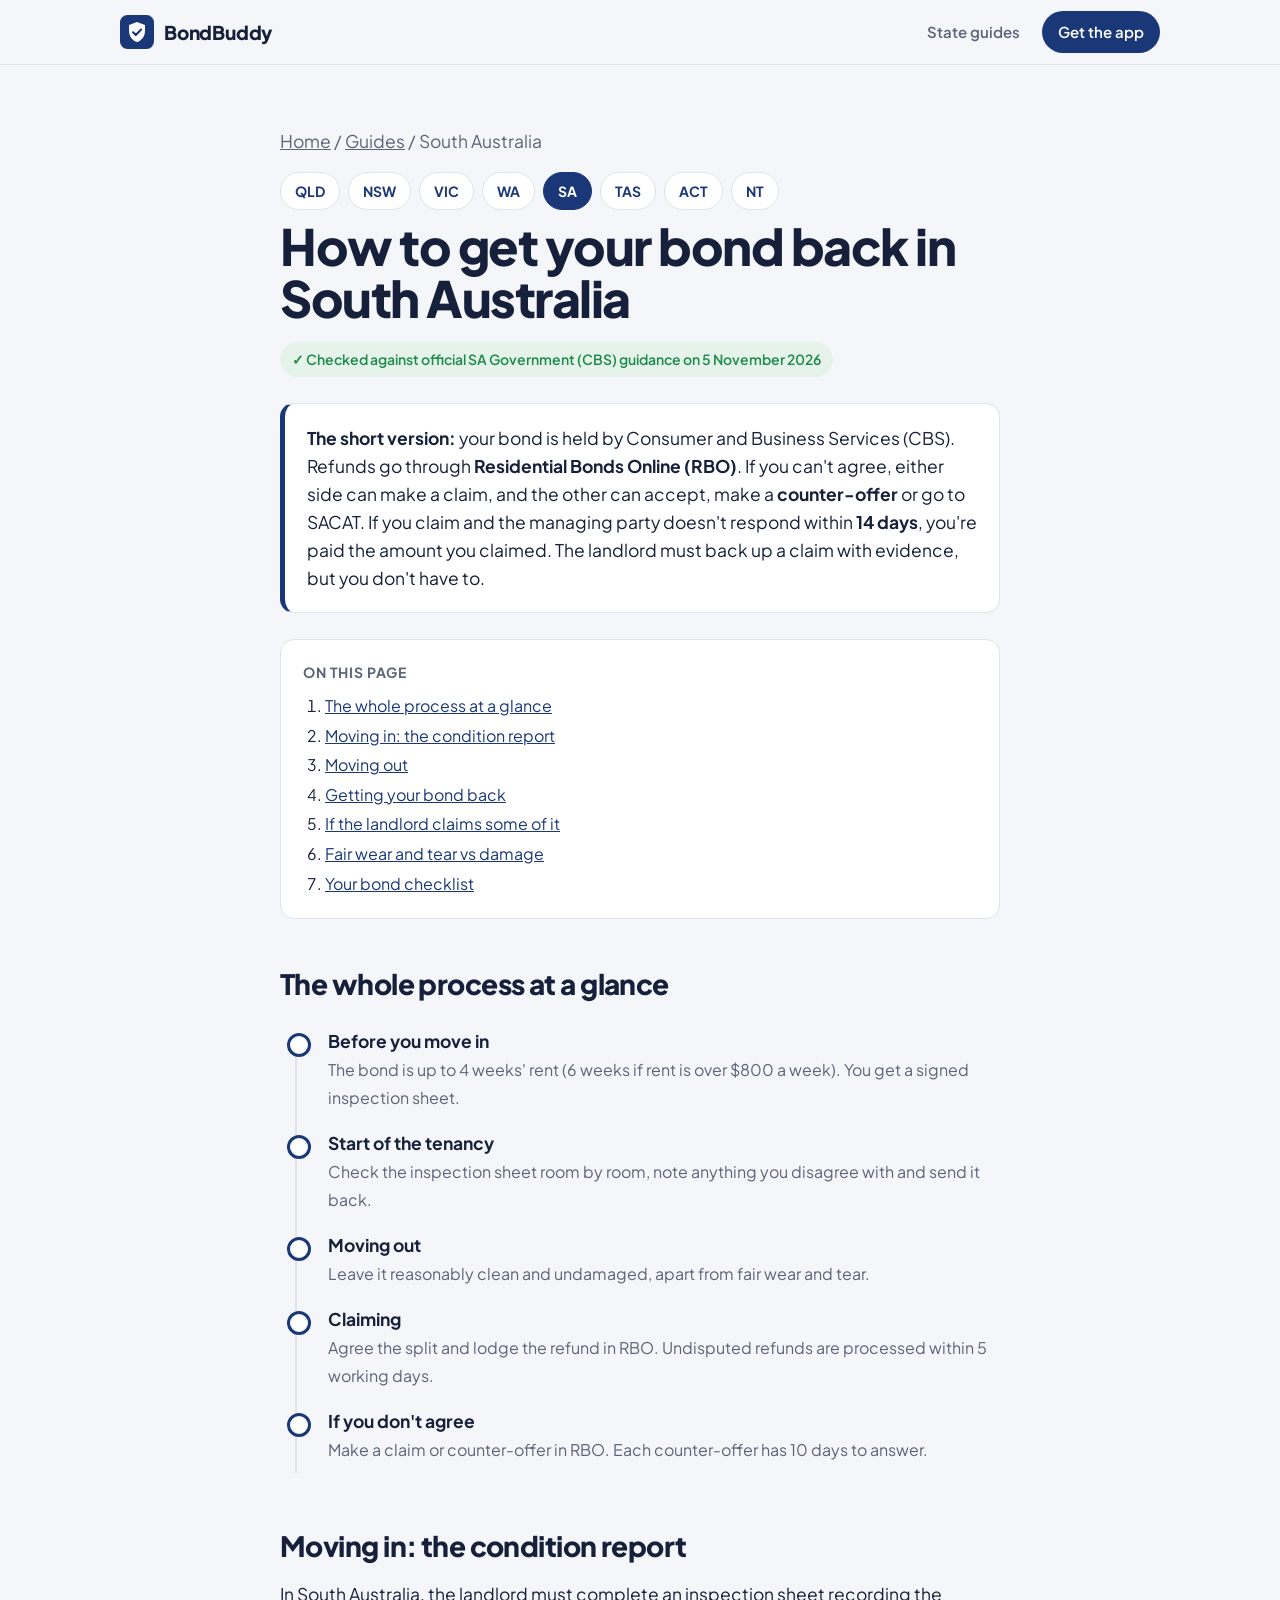
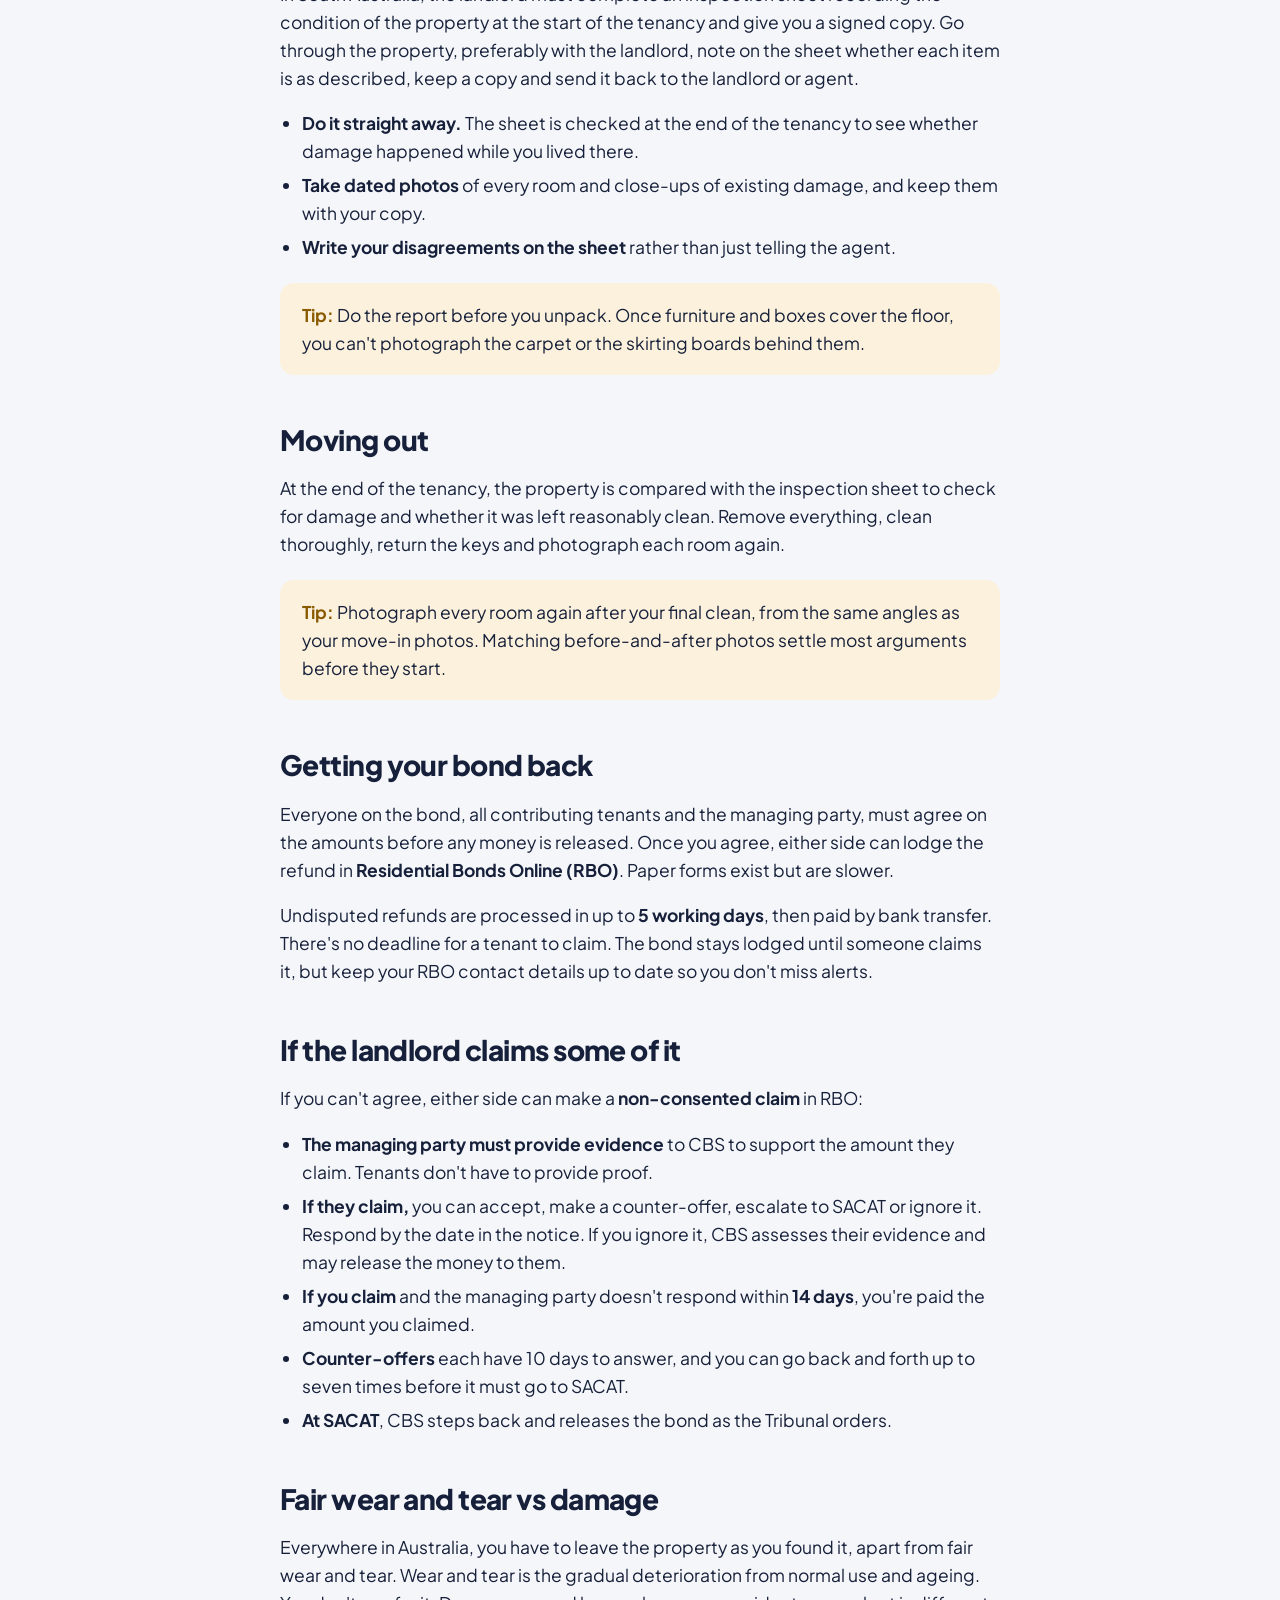
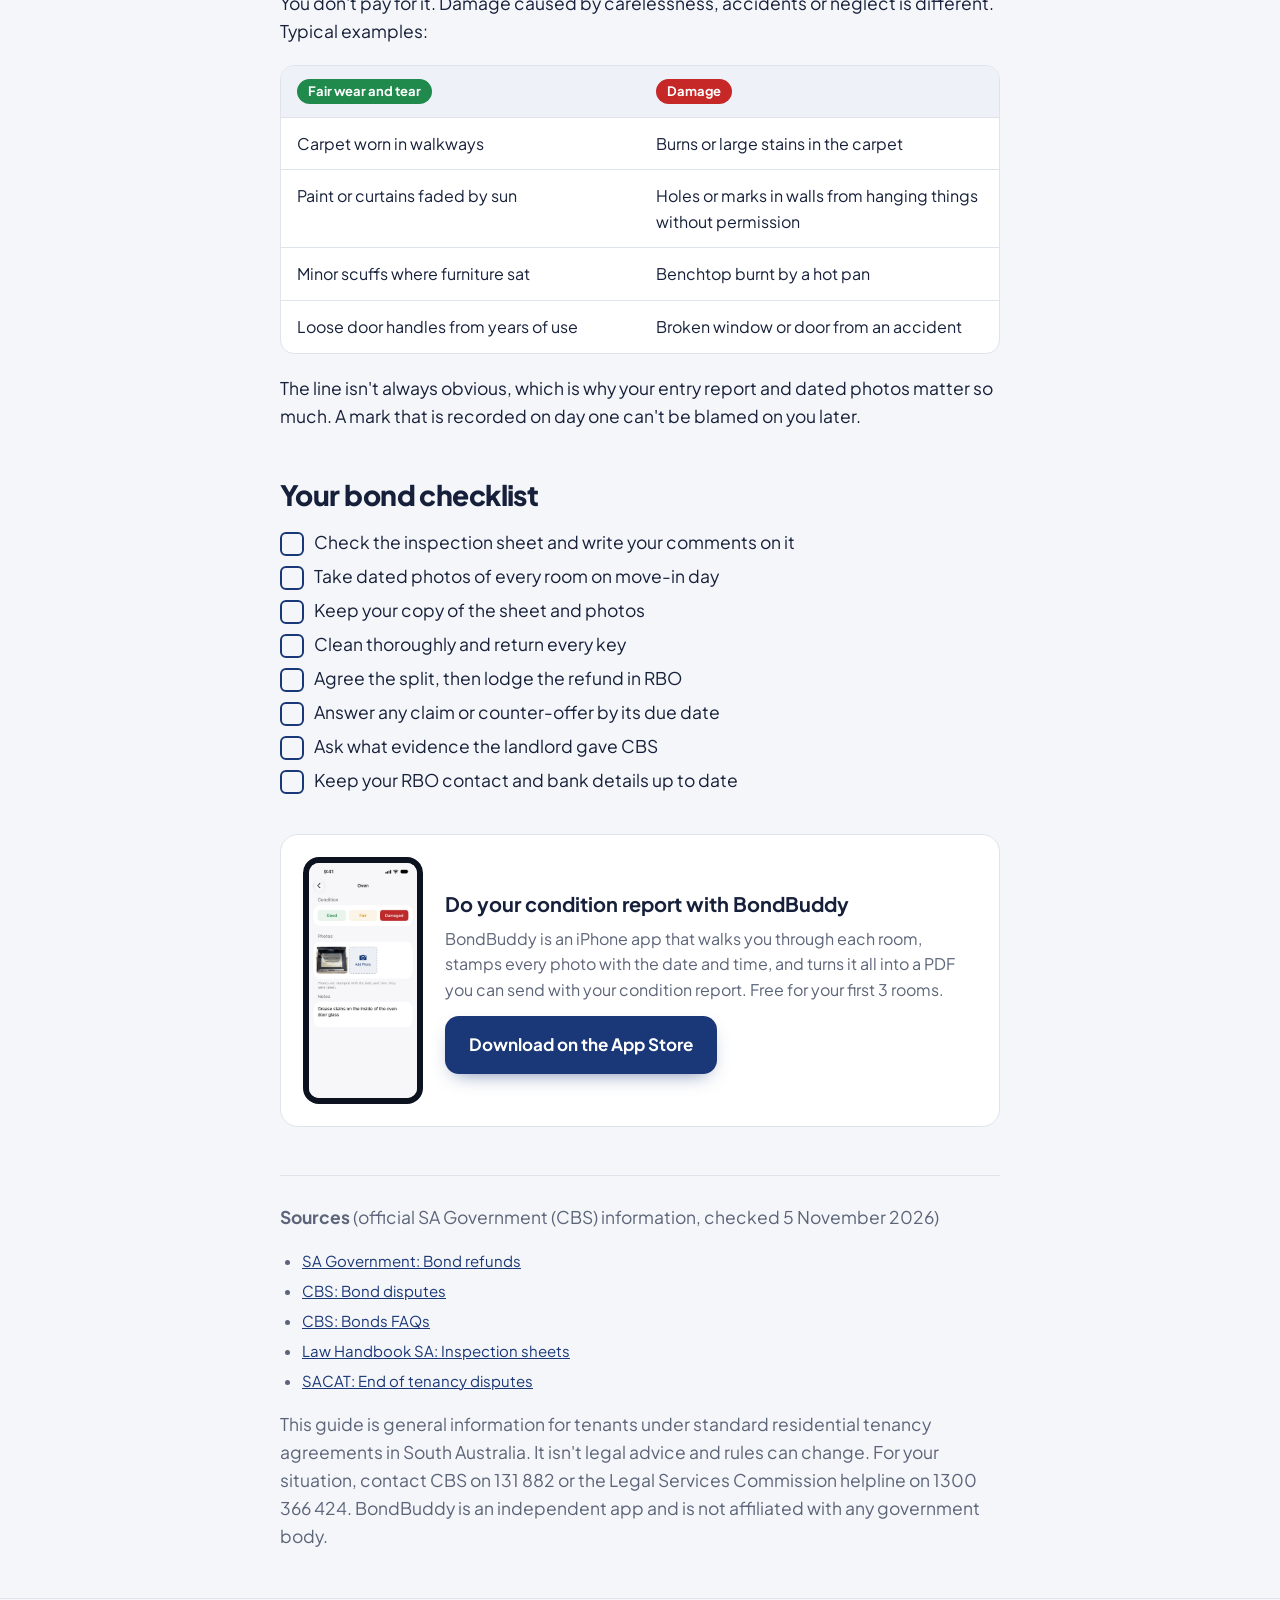
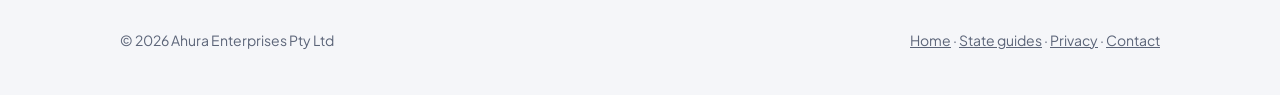
<file: bond-back-sa.html>
<!doctype html>
<html lang="en-AU">
<head>
  <meta charset="utf-8">
  <meta name="viewport" content="width=device-width, initial-scale=1">
  <title>How to Get Your Bond Back in South Australia (2026 Tenant Guide) | BondBuddy</title>
  <meta name="description" content="A step-by-step guide for SA renters: the inspection sheet, getting your bond back through Residential Bonds Online, counter-offers, non-consented claims and SACAT.">
  <link rel="canonical" href="https://bondbuddyapp.com/bond-back-sa.html">
  <link rel="icon" href="favicon.svg" type="image/svg+xml">
  <link rel="apple-touch-icon" href="apple-touch-icon.png">
  <meta name="apple-itunes-app" content="app-id=6800467754">
  <meta property="og:type" content="article">
  <meta property="og:title" content="How to get your bond back in South Australia">
  <meta property="og:description" content="A step-by-step guide for SA renters: the inspection sheet, getting your bond back through Residential Bonds Online, counter-offers, non-consented claims and SACAT.">
  <meta property="og:url" content="https://bondbuddyapp.com/bond-back-sa.html">
  <meta property="og:image" content="https://bondbuddyapp.com/og-image.jpg">
  <meta name="twitter:card" content="summary_large_image">
  <link rel="preconnect" href="https://fonts.googleapis.com">
  <link rel="preconnect" href="https://fonts.gstatic.com" crossorigin>
  <link href="https://fonts.googleapis.com/css2?family=Plus+Jakarta+Sans:wght@400;600;700;800&display=swap" rel="stylesheet">
  <link rel="stylesheet" href="style.css">
  <script type="application/ld+json">{"@context": "https://schema.org", "@type": "Article", "headline": "How to get your bond back in South Australia", "datePublished": "2026-11-05", "dateModified": "2026-11-05", "author": {"@type": "Organization", "name": "BondBuddy"}, "publisher": {"@type": "Organization", "name": "Ahura Enterprises Pty Ltd"}, "mainEntityOfPage": "https://bondbuddyapp.com/bond-back-sa.html"}</script>
  <script type="application/ld+json">{"@context": "https://schema.org", "@type": "FAQPage", "mainEntity": [{"@type": "Question", "name": "How do I get my bond back in South Australia?", "acceptedAnswer": {"@type": "Answer", "text": "Agree the amounts with the managing party, then lodge the refund in Residential Bonds Online. Undisputed refunds are processed within 5 working days."}}, {"@type": "Question", "name": "What if my SA landlord doesn't respond to my bond claim?", "acceptedAnswer": {"@type": "Answer", "text": "If the managing party doesn't respond within 14 days, the tenant is paid the amount claimed."}}, {"@type": "Question", "name": "Do I need evidence to dispute a bond claim in SA?", "acceptedAnswer": {"@type": "Answer", "text": "No. The managing party must give CBS evidence for the amount they claim. Tenants don't have to provide proof, though your inspection sheet and photos help."}}]}</script>
</head>
<body>

<header class="site-header">
  <div class="wrap">
    <a class="brand" href="./"><svg viewBox="0 0 64 64" aria-hidden="true"><rect width="64" height="64" rx="14" fill="#1a3878"/><path d="M32 13l15 6v11c0 10.5-6.4 17.6-15 21-8.6-3.4-15-10.5-15-21V19z" fill="#fff"/><path d="M24.5 32.5l5.2 5.2 10-10.4" fill="none" stroke="#1a3878" stroke-width="4" stroke-linecap="round" stroke-linejoin="round"/></svg>BondBuddy</a>
    <nav class="nav">
      <a class="hide-sm" href="guides.html">State guides</a>
      <a class="btn-small" href="https://apps.apple.com/app/apple-store/id6800467754?pt=128918970&amp;ct=bondbuddy-web&amp;mt=8">Get the app</a>
    </nav>
  </div>
</header>

<main class="article">
  <div class="wrap">
    <p class="crumbs"><a href="./">Home</a> / <a href="guides.html">Guides</a> / South Australia</p>
    <nav class="state-row" aria-label="Bond guides by state"><a href="bond-back-queensland.html">QLD</a><a href="bond-back-nsw.html">NSW</a><a href="bond-back-victoria.html">VIC</a><a href="bond-back-wa.html">WA</a><a class="here" href="bond-back-sa.html">SA</a><a href="bond-back-tasmania.html">TAS</a><a href="bond-back-act.html">ACT</a><a href="bond-back-nt.html">NT</a></nav>
    <h1>How to get your bond back in South Australia</h1>
    <span class="checked">✓ Checked against official SA Government (CBS) guidance on 5 November 2026</span>

    <div class="answer"><p><strong>The short version:</strong> your bond is held by Consumer and Business Services (CBS). Refunds go through <strong>Residential Bonds Online (RBO)</strong>. If you can't agree, either side can make a claim, and the other can accept, make a <strong>counter-offer</strong> or go to SACAT. If you claim and the managing party doesn't respond within <strong>14 days</strong>, you're paid the amount you claimed. The landlord must back up a claim with evidence, but you don't have to.</p></div>

    <nav class="toc" aria-label="On this page">
      <strong>On this page</strong>
      <ol>
        <li><a href="#timeline">The whole process at a glance</a></li>
        <li><a href="#move-in">Moving in: the condition report</a></li>
        <li><a href="#move-out">Moving out</a></li>
        <li><a href="#refund">Getting your bond back</a></li>
        <li><a href="#dispute">If the landlord claims some of it</a></li>
        <li><a href="#wear">Fair wear and tear vs damage</a></li>
        <li><a href="#checklist">Your bond checklist</a></li>
      </ol>
    </nav>

    <h2 id="timeline">The whole process at a glance</h2>
    <ol class="timeline"><li><strong>Before you move in</strong><span>The bond is up to 4 weeks' rent (6 weeks if rent is over $800 a week). You get a signed inspection sheet.</span></li><li><strong>Start of the tenancy</strong><span>Check the inspection sheet room by room, note anything you disagree with and send it back.</span></li><li><strong>Moving out</strong><span>Leave it reasonably clean and undamaged, apart from fair wear and tear.</span></li><li><strong>Claiming</strong><span>Agree the split and lodge the refund in RBO. Undisputed refunds are processed within 5 working days.</span></li><li><strong>If you don't agree</strong><span>Make a claim or counter-offer in RBO. Each counter-offer has 10 days to answer.</span></li></ol>

    <h2 id="move-in">Moving in: the condition report</h2>
    <p>In South Australia, the landlord must complete an inspection sheet recording the condition of the property at the start of the tenancy and give you a signed copy. Go through the property, preferably with the landlord, note on the sheet whether each item is as described, keep a copy and send it back to the landlord or agent.</p>
    <ul>
      <li><strong>Do it straight away.</strong> The sheet is checked at the end of the tenancy to see whether damage happened while you lived there.</li>
      <li><strong>Take dated photos</strong> of every room and close-ups of existing damage, and keep them with your copy.</li>
      <li><strong>Write your disagreements on the sheet</strong> rather than just telling the agent.</li>
    </ul>
    <div class="tip"><p><strong>Tip:</strong> Do the report before you unpack. Once furniture and boxes cover the floor, you can't photograph the carpet or the skirting boards behind them.</p></div>

    <h2 id="move-out">Moving out</h2>
    <p>At the end of the tenancy, the property is compared with the inspection sheet to check for damage and whether it was left reasonably clean. Remove everything, clean thoroughly, return the keys and photograph each room again.</p>
    <div class="tip"><p><strong>Tip:</strong> Photograph every room again after your final clean, from the same angles as your move-in photos. Matching before-and-after photos settle most arguments before they start.</p></div>

    <h2 id="refund">Getting your bond back</h2>
    <p>Everyone on the bond, all contributing tenants and the managing party, must agree on the amounts before any money is released. Once you agree, either side can lodge the refund in <strong>Residential Bonds Online (RBO)</strong>. Paper forms exist but are slower.</p>
    <p>Undisputed refunds are processed in up to <strong>5 working days</strong>, then paid by bank transfer. There's no deadline for a tenant to claim. The bond stays lodged until someone claims it, but keep your RBO contact details up to date so you don't miss alerts.</p>

    <h2 id="dispute">If the landlord claims some of it</h2>
    <p>If you can't agree, either side can make a <strong>non-consented claim</strong> in RBO:</p>
    <ul>
      <li><strong>The managing party must provide evidence</strong> to CBS to support the amount they claim. Tenants don't have to provide proof.</li>
      <li><strong>If they claim,</strong> you can accept, make a counter-offer, escalate to SACAT or ignore it. Respond by the date in the notice. If you ignore it, CBS assesses their evidence and may release the money to them.</li>
      <li><strong>If you claim</strong> and the managing party doesn't respond within <strong>14 days</strong>, you're paid the amount you claimed.</li>
      <li><strong>Counter-offers</strong> each have 10 days to answer, and you can go back and forth up to seven times before it must go to SACAT.</li>
      <li><strong>At SACAT</strong>, CBS steps back and releases the bond as the Tribunal orders.</li>
    </ul>

    <h2 id="wear">Fair wear and tear vs damage</h2>
    <p>Everywhere in Australia, you have to leave the property as you found it, apart from fair wear and tear. Wear and tear is the gradual deterioration from normal use and ageing. You don't pay for it. Damage caused by carelessness, accidents or neglect is different. Typical examples:</p>
    <table class="compare">
      <thead><tr><th><span class="badge good">Fair wear and tear</span></th><th><span class="badge damaged">Damage</span></th></tr></thead>
      <tbody>
        <tr><td data-label="Fair wear and tear">Carpet worn in walkways</td><td data-label="Damage">Burns or large stains in the carpet</td></tr>
        <tr><td data-label="Fair wear and tear">Paint or curtains faded by sun</td><td data-label="Damage">Holes or marks in walls from hanging things without permission</td></tr>
        <tr><td data-label="Fair wear and tear">Minor scuffs where furniture sat</td><td data-label="Damage">Benchtop burnt by a hot pan</td></tr>
        <tr><td data-label="Fair wear and tear">Loose door handles from years of use</td><td data-label="Damage">Broken window or door from an accident</td></tr>
      </tbody>
    </table>
    <p>The line isn't always obvious, which is why your entry report and dated photos matter so much. A mark that is recorded on day one can't be blamed on you later.</p>

    <h2 id="checklist">Your bond checklist</h2>
    <ul class="checklist"><li>Check the inspection sheet and write your comments on it</li><li>Take dated photos of every room on move-in day</li><li>Keep your copy of the sheet and photos</li><li>Clean thoroughly and return every key</li><li>Agree the split, then lodge the refund in RBO</li><li>Answer any claim or counter-offer by its due date</li><li>Ask what evidence the landlord gave CBS</li><li>Keep your RBO contact and bank details up to date</li></ul>

    <div class="app-box">
      <img src="shot-item.jpg" width="640" height="1391" loading="lazy" alt="BondBuddy item screen with a damaged oven, photo and note">
      <div>
        <h3>Do your condition report with BondBuddy</h3>
        <p>BondBuddy is an iPhone app that walks you through each room, stamps every photo with the date and time, and turns it all into a PDF you can send with your condition report. Free for your first 3 rooms.</p>
        <a class="btn" href="https://apps.apple.com/app/apple-store/id6800467754?pt=128918970&amp;ct=bondbuddy-web&amp;mt=8">Download on the App Store</a>
      </div>
    </div>

    <div class="sources">
      <p><strong>Sources</strong> (official SA Government (CBS) information, checked 5 November 2026)</p>
      <ul><li><a href="https://www.sa.gov.au/topics/housing/renting-and-letting/tenancy-bonds/bond-refunds">SA Government: Bond refunds</a></li><li><a href="https://www.cbs.sa.gov.au/bond-dispute">CBS: Bond disputes</a></li><li><a href="https://www.cbs.sa.gov.au/sections/renting/bonds/bonds-faqs">CBS: Bonds FAQs</a></li><li><a href="https://lawhandbook.sa.gov.au/ch23s01s04s04.php">Law Handbook SA: Inspection sheets</a></li><li><a href="https://sacat.sa.gov.au/case-type/housing-and-rentals/end-of-tenancy-disputes">SACAT: End of tenancy disputes</a></li></ul>
      <p class="disclaimer">This guide is general information for tenants under standard residential tenancy agreements in South Australia. It isn't legal advice and rules can change. For your situation, contact CBS on 131 882 or the Legal Services Commission helpline on 1300 366 424. BondBuddy is an independent app and is not affiliated with any government body.</p>
    </div>
  </div>
</main>

<footer class="site-footer">
  <div class="wrap">
    <span>© 2026 Ahura Enterprises Pty Ltd</span>
    <span><a href="./">Home</a> · <a href="guides.html">State guides</a> · <a href="privacy.html">Privacy</a> · <a href="mailto:ahuraenterprises@icloud.com">Contact</a></span>
  </div>
</footer>

</body>
</html>
</file>
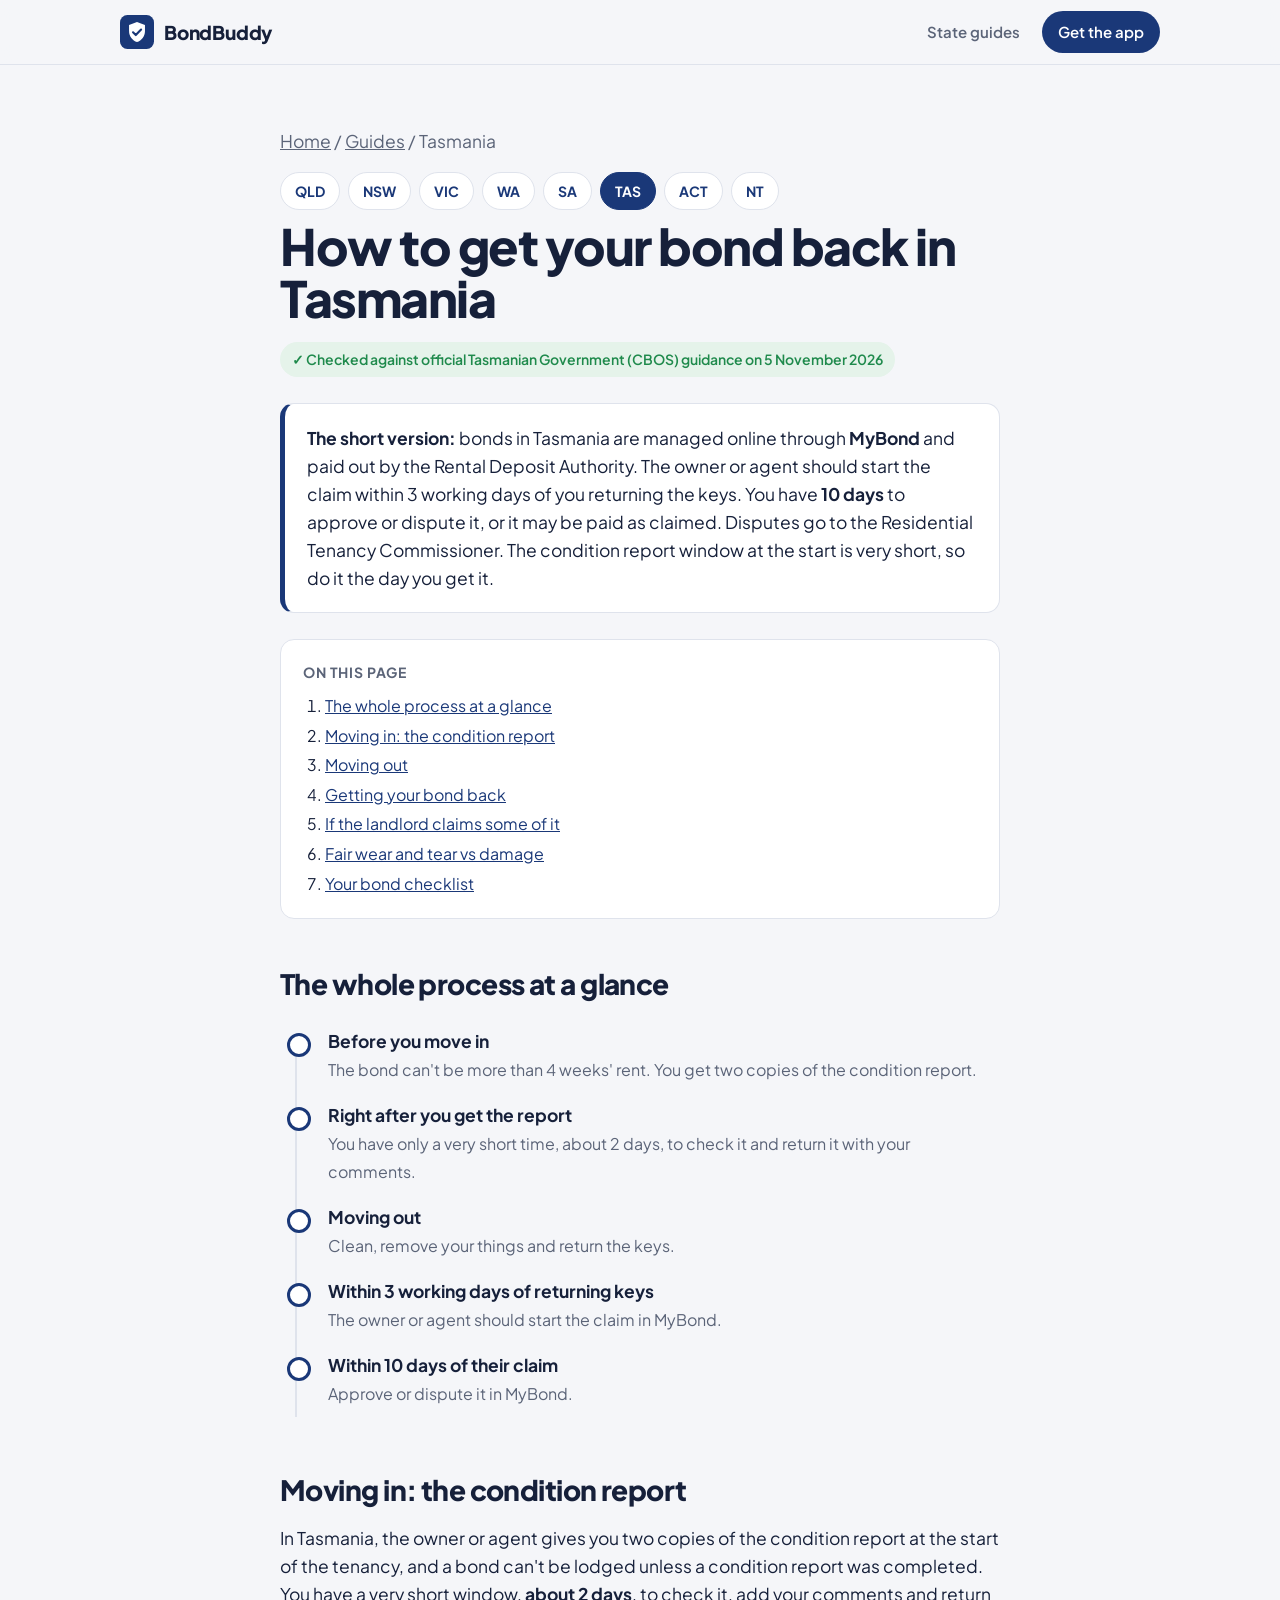
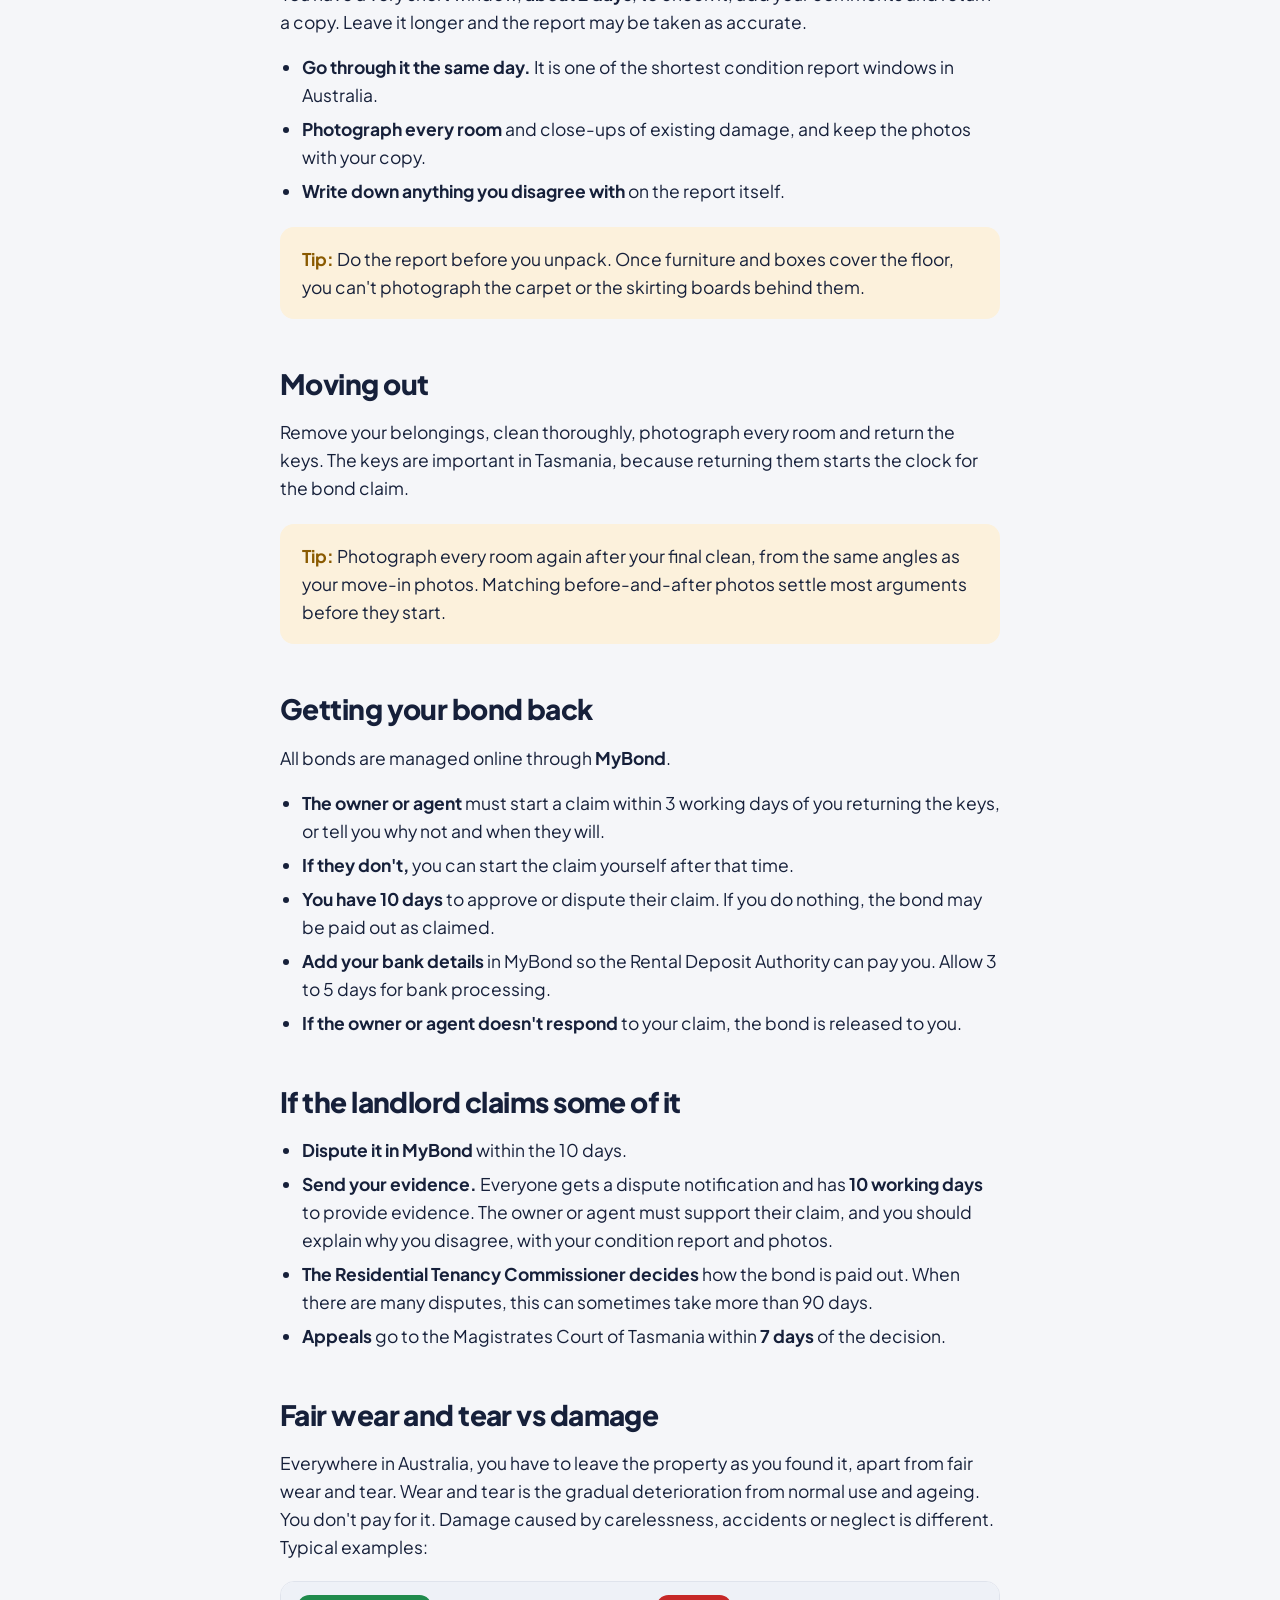
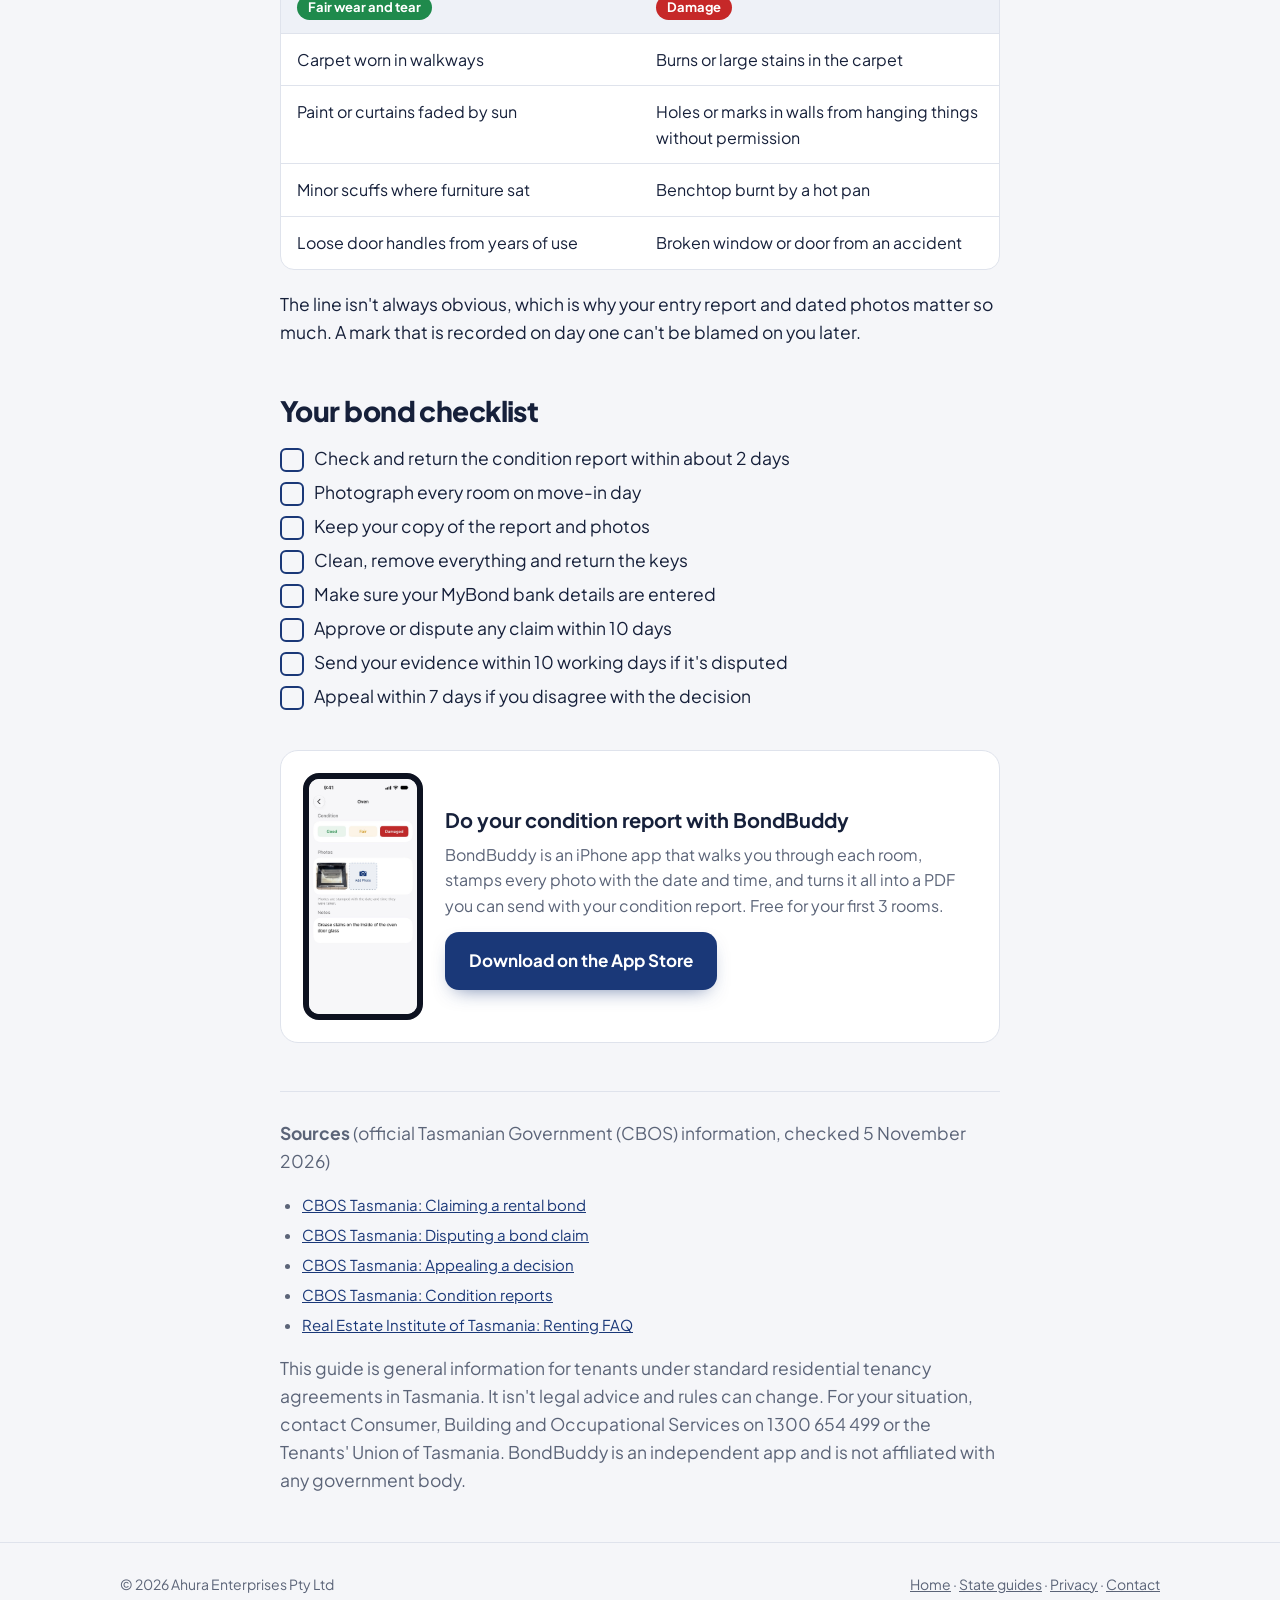
<file: bond-back-tasmania.html>
<!doctype html>
<html lang="en-AU">
<head>
  <meta charset="utf-8">
  <meta name="viewport" content="width=device-width, initial-scale=1">
  <title>How to Get Your Bond Back in Tasmania (2026 Tenant Guide) | BondBuddy</title>
  <meta name="description" content="A step-by-step guide for Tasmanian renters: the condition report, MyBond, the 10-day window to dispute a claim, Commissioner determinations and appeals.">
  <link rel="canonical" href="https://bondbuddyapp.com/bond-back-tasmania.html">
  <link rel="icon" href="favicon.svg" type="image/svg+xml">
  <link rel="apple-touch-icon" href="apple-touch-icon.png">
  <meta name="apple-itunes-app" content="app-id=6800467754">
  <meta property="og:type" content="article">
  <meta property="og:title" content="How to get your bond back in Tasmania">
  <meta property="og:description" content="A step-by-step guide for Tasmanian renters: the condition report, MyBond, the 10-day window to dispute a claim, Commissioner determinations and appeals.">
  <meta property="og:url" content="https://bondbuddyapp.com/bond-back-tasmania.html">
  <meta property="og:image" content="https://bondbuddyapp.com/og-image.jpg">
  <meta name="twitter:card" content="summary_large_image">
  <link rel="preconnect" href="https://fonts.googleapis.com">
  <link rel="preconnect" href="https://fonts.gstatic.com" crossorigin>
  <link href="https://fonts.googleapis.com/css2?family=Plus+Jakarta+Sans:wght@400;600;700;800&display=swap" rel="stylesheet">
  <link rel="stylesheet" href="style.css">
  <script type="application/ld+json">{"@context": "https://schema.org", "@type": "Article", "headline": "How to get your bond back in Tasmania", "datePublished": "2026-11-05", "dateModified": "2026-11-05", "author": {"@type": "Organization", "name": "BondBuddy"}, "publisher": {"@type": "Organization", "name": "Ahura Enterprises Pty Ltd"}, "mainEntityOfPage": "https://bondbuddyapp.com/bond-back-tasmania.html"}</script>
  <script type="application/ld+json">{"@context": "https://schema.org", "@type": "FAQPage", "mainEntity": [{"@type": "Question", "name": "How long do I have to dispute a bond claim in Tasmania?", "acceptedAnswer": {"@type": "Answer", "text": "10 days from when the owner or agent lodges it in MyBond. If you don't act, the bond may be paid out as claimed."}}, {"@type": "Question", "name": "Who decides bond disputes in Tasmania?", "acceptedAnswer": {"@type": "Answer", "text": "The Residential Tenancy Commissioner, after both sides have 10 working days to provide evidence. Appeals go to the Magistrates Court within 7 days."}}, {"@type": "Question", "name": "How quickly must a Tasmanian agent claim the bond?", "acceptedAnswer": {"@type": "Answer", "text": "Within 3 working days of you returning the keys, or they must tell you why not and when they will. After that you can start the claim yourself."}}]}</script>
</head>
<body>

<header class="site-header">
  <div class="wrap">
    <a class="brand" href="./"><svg viewBox="0 0 64 64" aria-hidden="true"><rect width="64" height="64" rx="14" fill="#1a3878"/><path d="M32 13l15 6v11c0 10.5-6.4 17.6-15 21-8.6-3.4-15-10.5-15-21V19z" fill="#fff"/><path d="M24.5 32.5l5.2 5.2 10-10.4" fill="none" stroke="#1a3878" stroke-width="4" stroke-linecap="round" stroke-linejoin="round"/></svg>BondBuddy</a>
    <nav class="nav">
      <a class="hide-sm" href="guides.html">State guides</a>
      <a class="btn-small" href="https://apps.apple.com/app/apple-store/id6800467754?pt=128918970&amp;ct=bondbuddy-web&amp;mt=8">Get the app</a>
    </nav>
  </div>
</header>

<main class="article">
  <div class="wrap">
    <p class="crumbs"><a href="./">Home</a> / <a href="guides.html">Guides</a> / Tasmania</p>
    <nav class="state-row" aria-label="Bond guides by state"><a href="bond-back-queensland.html">QLD</a><a href="bond-back-nsw.html">NSW</a><a href="bond-back-victoria.html">VIC</a><a href="bond-back-wa.html">WA</a><a href="bond-back-sa.html">SA</a><a class="here" href="bond-back-tasmania.html">TAS</a><a href="bond-back-act.html">ACT</a><a href="bond-back-nt.html">NT</a></nav>
    <h1>How to get your bond back in Tasmania</h1>
    <span class="checked">✓ Checked against official Tasmanian Government (CBOS) guidance on 5 November 2026</span>

    <div class="answer"><p><strong>The short version:</strong> bonds in Tasmania are managed online through <strong>MyBond</strong> and paid out by the Rental Deposit Authority. The owner or agent should start the claim within 3 working days of you returning the keys. You have <strong>10 days</strong> to approve or dispute it, or it may be paid as claimed. Disputes go to the Residential Tenancy Commissioner. The condition report window at the start is very short, so do it the day you get it.</p></div>

    <nav class="toc" aria-label="On this page">
      <strong>On this page</strong>
      <ol>
        <li><a href="#timeline">The whole process at a glance</a></li>
        <li><a href="#move-in">Moving in: the condition report</a></li>
        <li><a href="#move-out">Moving out</a></li>
        <li><a href="#refund">Getting your bond back</a></li>
        <li><a href="#dispute">If the landlord claims some of it</a></li>
        <li><a href="#wear">Fair wear and tear vs damage</a></li>
        <li><a href="#checklist">Your bond checklist</a></li>
      </ol>
    </nav>

    <h2 id="timeline">The whole process at a glance</h2>
    <ol class="timeline"><li><strong>Before you move in</strong><span>The bond can't be more than 4 weeks' rent. You get two copies of the condition report.</span></li><li><strong>Right after you get the report</strong><span>You have only a very short time, about 2 days, to check it and return it with your comments.</span></li><li><strong>Moving out</strong><span>Clean, remove your things and return the keys.</span></li><li><strong>Within 3 working days of returning keys</strong><span>The owner or agent should start the claim in MyBond.</span></li><li><strong>Within 10 days of their claim</strong><span>Approve or dispute it in MyBond.</span></li></ol>

    <h2 id="move-in">Moving in: the condition report</h2>
    <p>In Tasmania, the owner or agent gives you two copies of the condition report at the start of the tenancy, and a bond can't be lodged unless a condition report was completed. You have a very short window, <strong>about 2 days</strong>, to check it, add your comments and return a copy. Leave it longer and the report may be taken as accurate.</p>
    <ul>
      <li><strong>Go through it the same day.</strong> It is one of the shortest condition report windows in Australia.</li>
      <li><strong>Photograph every room</strong> and close-ups of existing damage, and keep the photos with your copy.</li>
      <li><strong>Write down anything you disagree with</strong> on the report itself.</li>
    </ul>
    <div class="tip"><p><strong>Tip:</strong> Do the report before you unpack. Once furniture and boxes cover the floor, you can't photograph the carpet or the skirting boards behind them.</p></div>

    <h2 id="move-out">Moving out</h2>
    <p>Remove your belongings, clean thoroughly, photograph every room and return the keys. The keys are important in Tasmania, because returning them starts the clock for the bond claim.</p>
    <div class="tip"><p><strong>Tip:</strong> Photograph every room again after your final clean, from the same angles as your move-in photos. Matching before-and-after photos settle most arguments before they start.</p></div>

    <h2 id="refund">Getting your bond back</h2>
    <p>All bonds are managed online through <strong>MyBond</strong>.</p>
    <ul>
      <li><strong>The owner or agent</strong> must start a claim within 3 working days of you returning the keys, or tell you why not and when they will.</li>
      <li><strong>If they don't,</strong> you can start the claim yourself after that time.</li>
      <li><strong>You have 10 days</strong> to approve or dispute their claim. If you do nothing, the bond may be paid out as claimed.</li>
      <li><strong>Add your bank details</strong> in MyBond so the Rental Deposit Authority can pay you. Allow 3 to 5 days for bank processing.</li>
      <li><strong>If the owner or agent doesn't respond</strong> to your claim, the bond is released to you.</li>
    </ul>

    <h2 id="dispute">If the landlord claims some of it</h2>
    <ul>
      <li><strong>Dispute it in MyBond</strong> within the 10 days.</li>
      <li><strong>Send your evidence.</strong> Everyone gets a dispute notification and has <strong>10 working days</strong> to provide evidence. The owner or agent must support their claim, and you should explain why you disagree, with your condition report and photos.</li>
      <li><strong>The Residential Tenancy Commissioner decides</strong> how the bond is paid out. When there are many disputes, this can sometimes take more than 90 days.</li>
      <li><strong>Appeals</strong> go to the Magistrates Court of Tasmania within <strong>7 days</strong> of the decision.</li>
    </ul>

    <h2 id="wear">Fair wear and tear vs damage</h2>
    <p>Everywhere in Australia, you have to leave the property as you found it, apart from fair wear and tear. Wear and tear is the gradual deterioration from normal use and ageing. You don't pay for it. Damage caused by carelessness, accidents or neglect is different. Typical examples:</p>
    <table class="compare">
      <thead><tr><th><span class="badge good">Fair wear and tear</span></th><th><span class="badge damaged">Damage</span></th></tr></thead>
      <tbody>
        <tr><td data-label="Fair wear and tear">Carpet worn in walkways</td><td data-label="Damage">Burns or large stains in the carpet</td></tr>
        <tr><td data-label="Fair wear and tear">Paint or curtains faded by sun</td><td data-label="Damage">Holes or marks in walls from hanging things without permission</td></tr>
        <tr><td data-label="Fair wear and tear">Minor scuffs where furniture sat</td><td data-label="Damage">Benchtop burnt by a hot pan</td></tr>
        <tr><td data-label="Fair wear and tear">Loose door handles from years of use</td><td data-label="Damage">Broken window or door from an accident</td></tr>
      </tbody>
    </table>
    <p>The line isn't always obvious, which is why your entry report and dated photos matter so much. A mark that is recorded on day one can't be blamed on you later.</p>

    <h2 id="checklist">Your bond checklist</h2>
    <ul class="checklist"><li>Check and return the condition report within about 2 days</li><li>Photograph every room on move-in day</li><li>Keep your copy of the report and photos</li><li>Clean, remove everything and return the keys</li><li>Make sure your MyBond bank details are entered</li><li>Approve or dispute any claim within 10 days</li><li>Send your evidence within 10 working days if it's disputed</li><li>Appeal within 7 days if you disagree with the decision</li></ul>

    <div class="app-box">
      <img src="shot-item.jpg" width="640" height="1391" loading="lazy" alt="BondBuddy item screen with a damaged oven, photo and note">
      <div>
        <h3>Do your condition report with BondBuddy</h3>
        <p>BondBuddy is an iPhone app that walks you through each room, stamps every photo with the date and time, and turns it all into a PDF you can send with your condition report. Free for your first 3 rooms.</p>
        <a class="btn" href="https://apps.apple.com/app/apple-store/id6800467754?pt=128918970&amp;ct=bondbuddy-web&amp;mt=8">Download on the App Store</a>
      </div>
    </div>

    <div class="sources">
      <p><strong>Sources</strong> (official Tasmanian Government (CBOS) information, checked 5 November 2026)</p>
      <ul><li><a href="https://cbos.tas.gov.au/topics/housing/renting/bonds/claiming-a-bond">CBOS Tasmania: Claiming a rental bond</a></li><li><a href="https://cbos.tas.gov.au/topics/housing/renting/bonds/disputes-about-a-bond/disputing-a-bond-claim">CBOS Tasmania: Disputing a bond claim</a></li><li><a href="https://www.cbos.tas.gov.au/topics/housing/renting/bonds/disputes-about-a-bond/appealing-decision">CBOS Tasmania: Appealing a decision</a></li><li><a href="https://www.cbos.tas.gov.au/topics/housing/renting/beginning-tenancy/condition-reports">CBOS Tasmania: Condition reports</a></li><li><a href="https://reit.com.au/Information/Renting-FAQ">Real Estate Institute of Tasmania: Renting FAQ</a></li></ul>
      <p class="disclaimer">This guide is general information for tenants under standard residential tenancy agreements in Tasmania. It isn't legal advice and rules can change. For your situation, contact Consumer, Building and Occupational Services on 1300 654 499 or the Tenants' Union of Tasmania. BondBuddy is an independent app and is not affiliated with any government body.</p>
    </div>
  </div>
</main>

<footer class="site-footer">
  <div class="wrap">
    <span>© 2026 Ahura Enterprises Pty Ltd</span>
    <span><a href="./">Home</a> · <a href="guides.html">State guides</a> · <a href="privacy.html">Privacy</a> · <a href="mailto:ahuraenterprises@icloud.com">Contact</a></span>
  </div>
</footer>

</body>
</html>
</file>
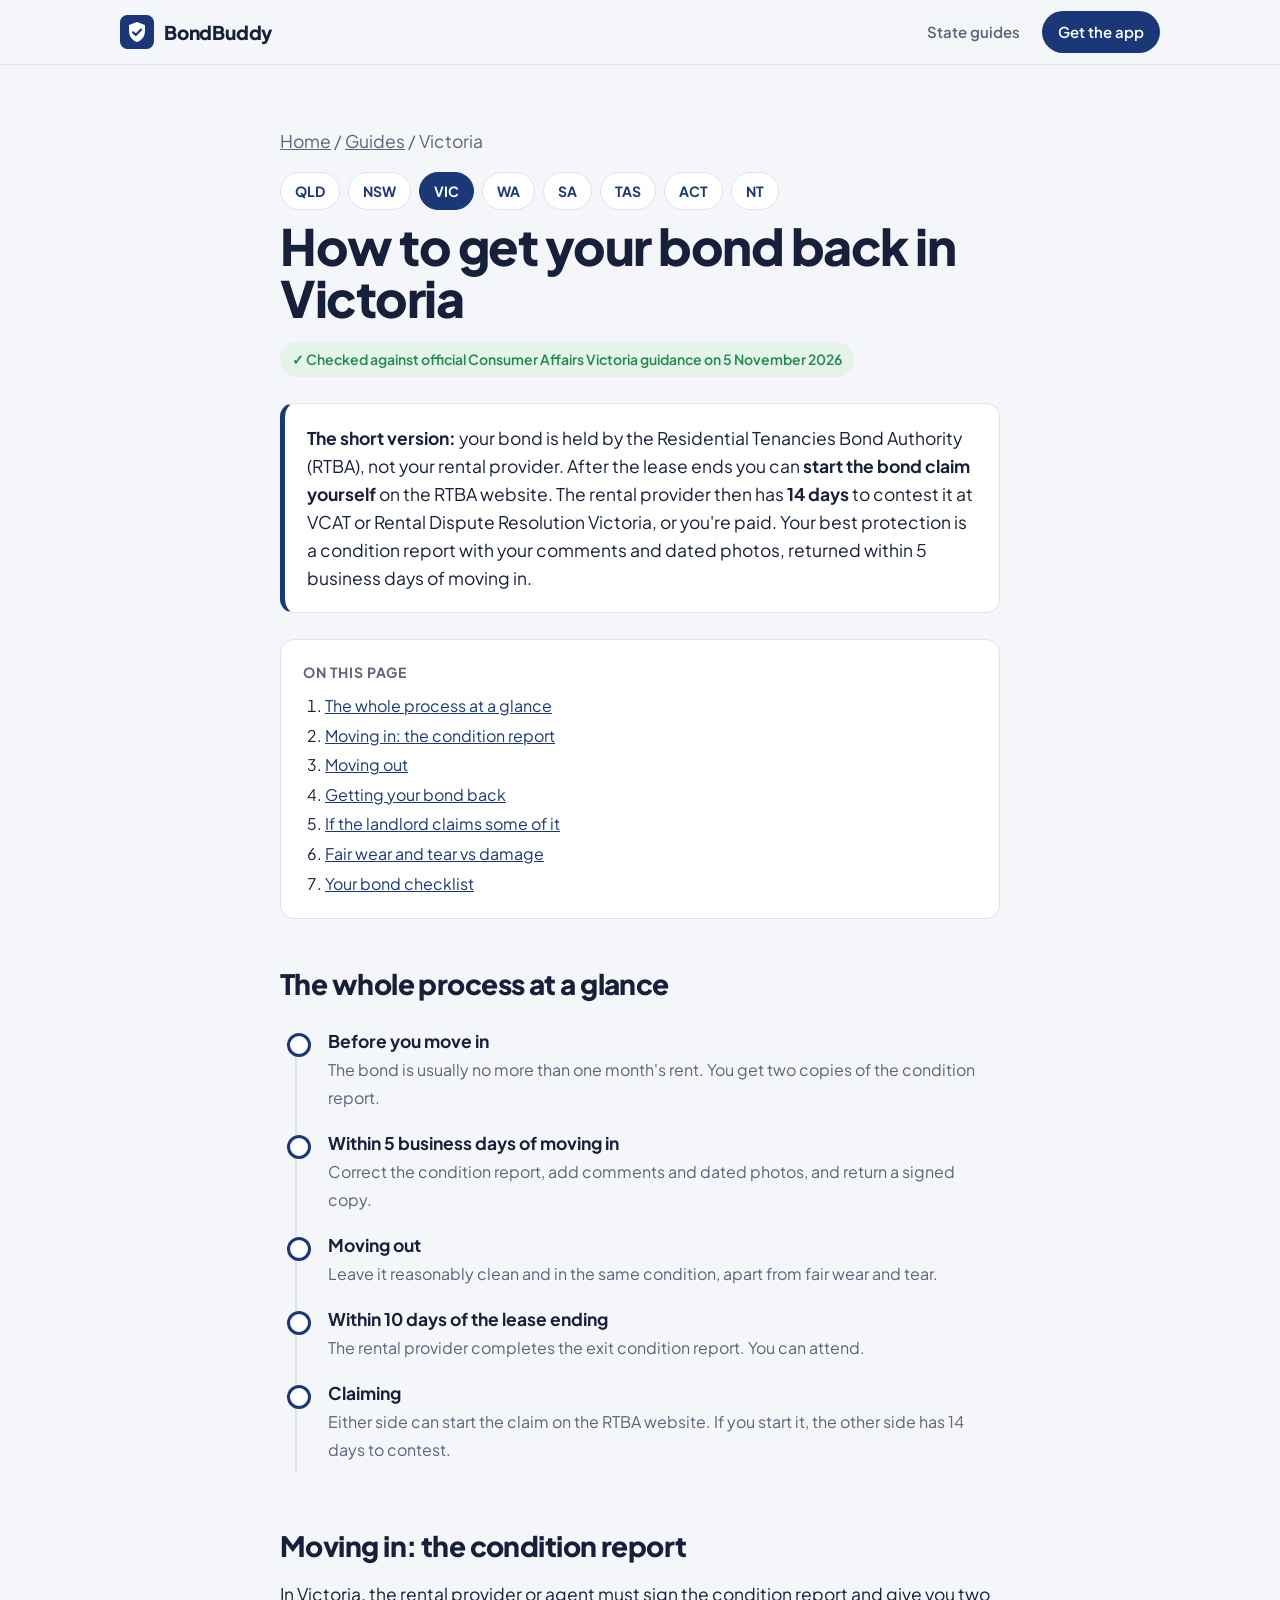
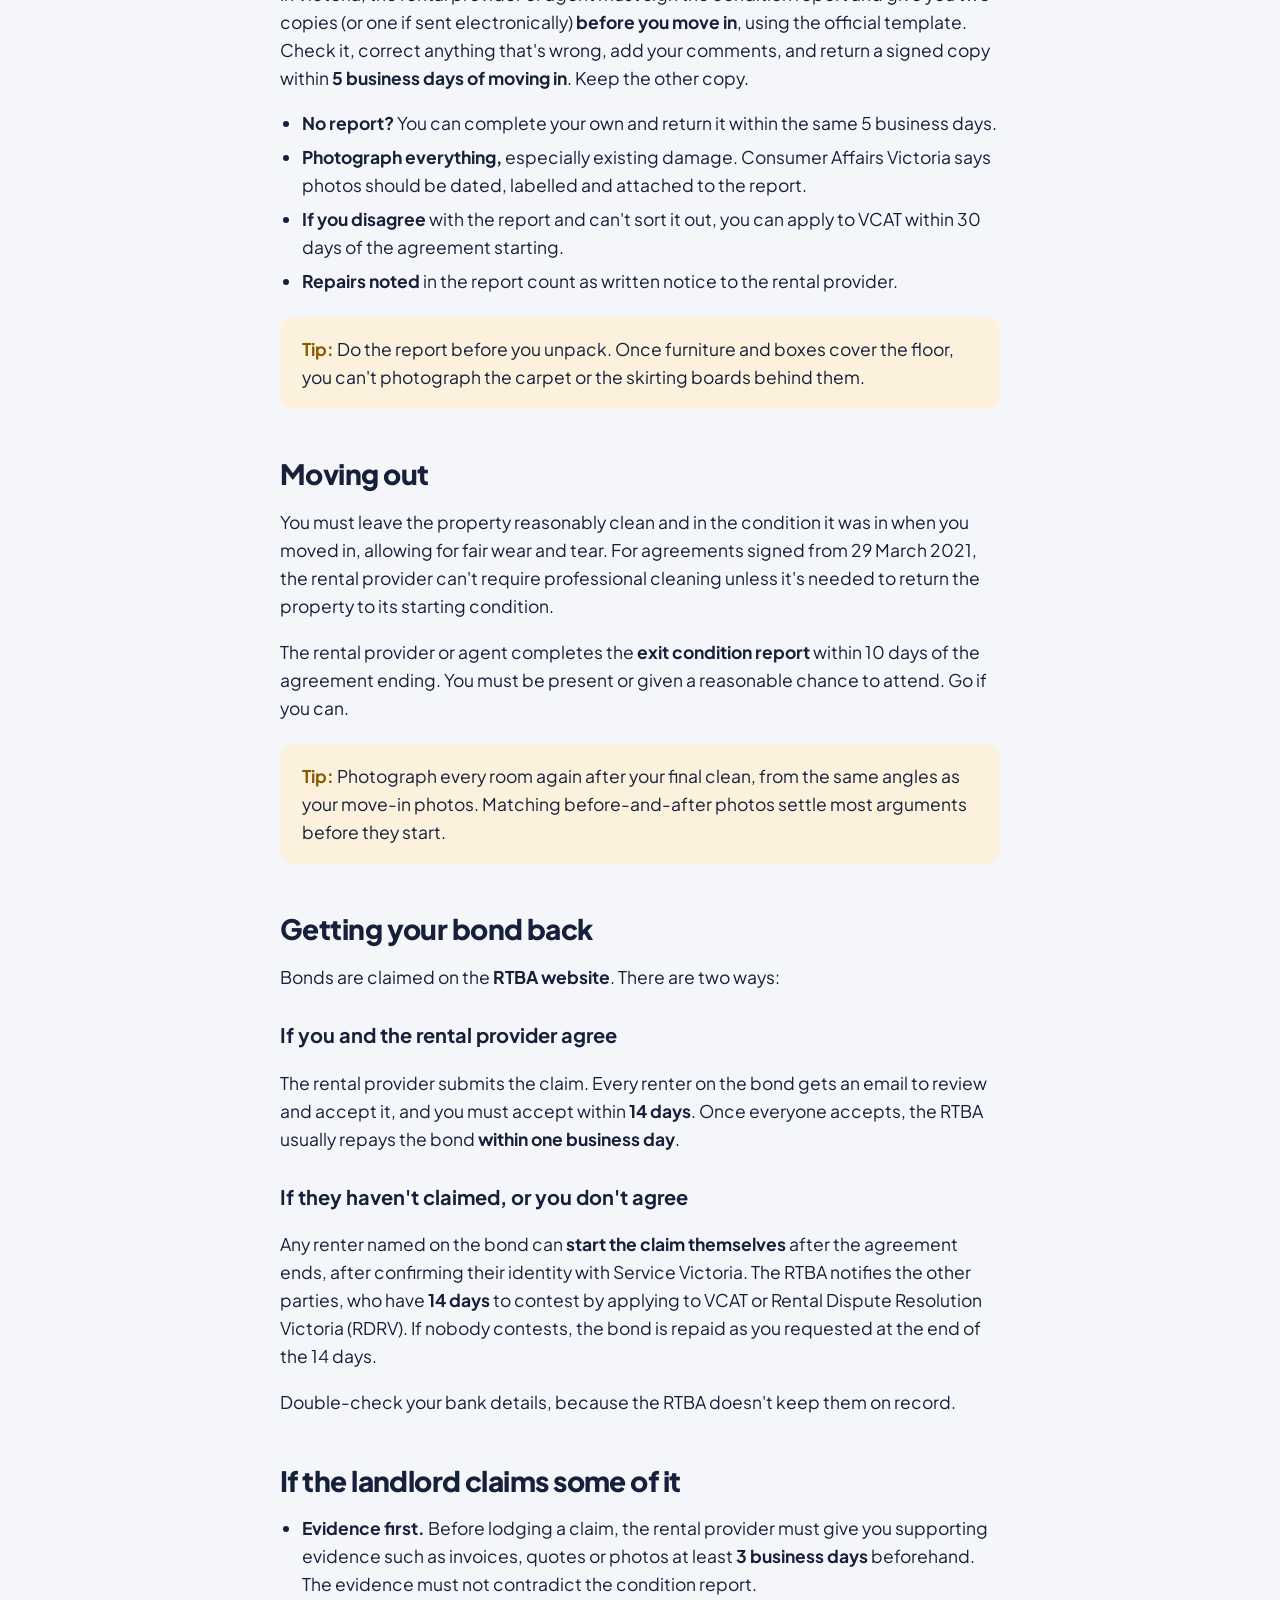
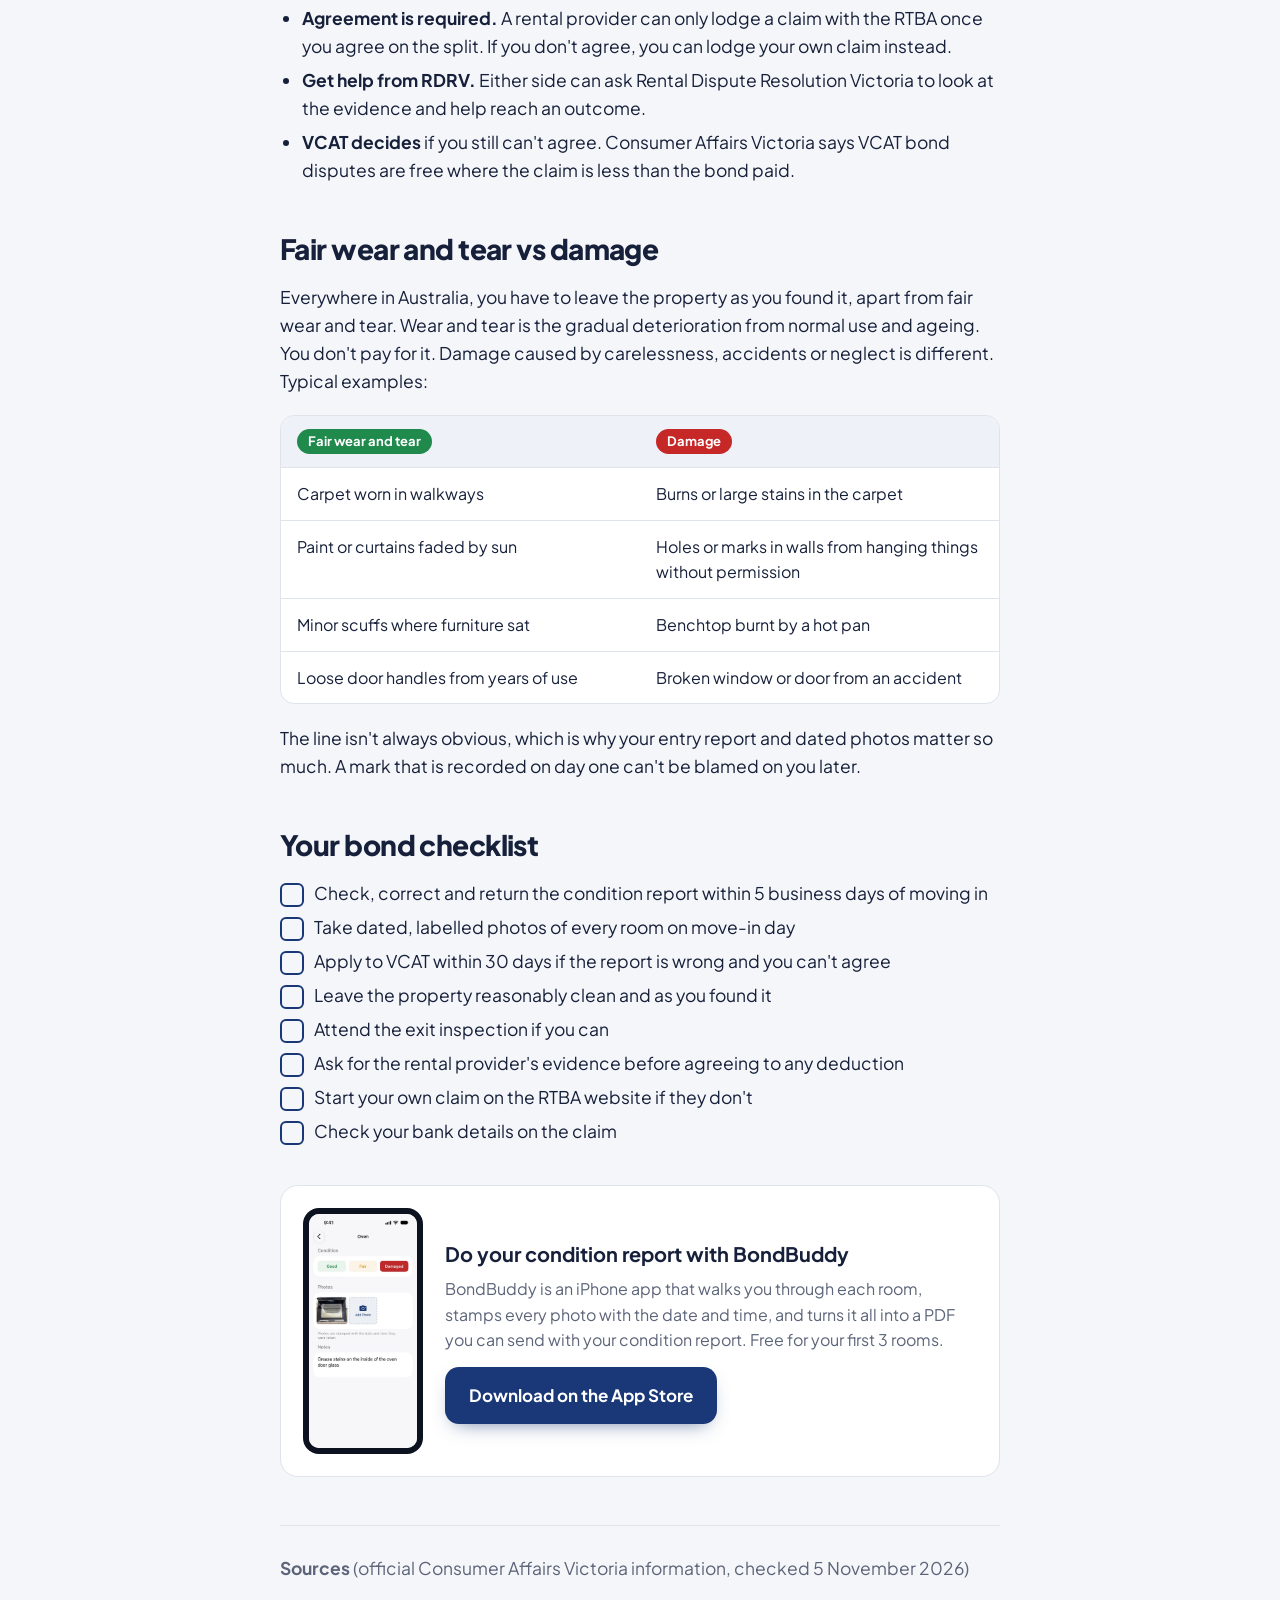
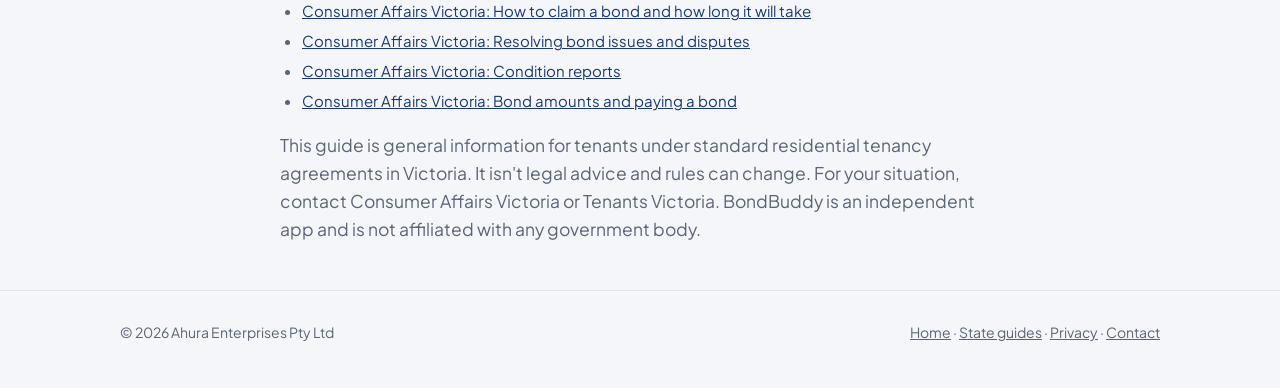
<file: bond-back-victoria.html>
<!doctype html>
<html lang="en-AU">
<head>
  <meta charset="utf-8">
  <meta name="viewport" content="width=device-width, initial-scale=1">
  <title>How to Get Your Bond Back in Victoria (2026 Tenant Guide) | BondBuddy</title>
  <meta name="description" content="A step-by-step guide for Victorian renters: the condition report, claiming your bond from the RTBA, the 14-day contest period, RDRV, VCAT and fair wear and tear.">
  <link rel="canonical" href="https://bondbuddyapp.com/bond-back-victoria.html">
  <link rel="icon" href="favicon.svg" type="image/svg+xml">
  <link rel="apple-touch-icon" href="apple-touch-icon.png">
  <meta name="apple-itunes-app" content="app-id=6800467754">
  <meta property="og:type" content="article">
  <meta property="og:title" content="How to get your bond back in Victoria">
  <meta property="og:description" content="A step-by-step guide for Victorian renters: the condition report, claiming your bond from the RTBA, the 14-day contest period, RDRV, VCAT and fair wear and tear.">
  <meta property="og:url" content="https://bondbuddyapp.com/bond-back-victoria.html">
  <meta property="og:image" content="https://bondbuddyapp.com/og-image.jpg">
  <meta name="twitter:card" content="summary_large_image">
  <link rel="preconnect" href="https://fonts.googleapis.com">
  <link rel="preconnect" href="https://fonts.gstatic.com" crossorigin>
  <link href="https://fonts.googleapis.com/css2?family=Plus+Jakarta+Sans:wght@400;600;700;800&display=swap" rel="stylesheet">
  <link rel="stylesheet" href="style.css">
  <script type="application/ld+json">{"@context": "https://schema.org", "@type": "Article", "headline": "How to get your bond back in Victoria", "datePublished": "2026-11-05", "dateModified": "2026-11-05", "author": {"@type": "Organization", "name": "BondBuddy"}, "publisher": {"@type": "Organization", "name": "Ahura Enterprises Pty Ltd"}, "mainEntityOfPage": "https://bondbuddyapp.com/bond-back-victoria.html"}</script>
  <script type="application/ld+json">{"@context": "https://schema.org", "@type": "FAQPage", "mainEntity": [{"@type": "Question", "name": "Can I claim my bond back myself in Victoria?", "acceptedAnswer": {"@type": "Answer", "text": "Yes. Any renter named on the bond can start a claim on the RTBA website after the agreement ends. The other parties have 14 days to contest it at VCAT or RDRV, or the bond is repaid as requested."}}, {"@type": "Question", "name": "How long do I have to return the condition report in Victoria?", "acceptedAnswer": {"@type": "Answer", "text": "Within 5 business days of moving in. Keep one copy and attach dated photos."}}, {"@type": "Question", "name": "Does my rental provider have to show me evidence for a bond claim in Victoria?", "acceptedAnswer": {"@type": "Answer", "text": "Yes. They must give you supporting evidence at least 3 business days before lodging a claim, and it must not contradict the condition report."}}]}</script>
</head>
<body>

<header class="site-header">
  <div class="wrap">
    <a class="brand" href="./"><svg viewBox="0 0 64 64" aria-hidden="true"><rect width="64" height="64" rx="14" fill="#1a3878"/><path d="M32 13l15 6v11c0 10.5-6.4 17.6-15 21-8.6-3.4-15-10.5-15-21V19z" fill="#fff"/><path d="M24.5 32.5l5.2 5.2 10-10.4" fill="none" stroke="#1a3878" stroke-width="4" stroke-linecap="round" stroke-linejoin="round"/></svg>BondBuddy</a>
    <nav class="nav">
      <a class="hide-sm" href="guides.html">State guides</a>
      <a class="btn-small" href="https://apps.apple.com/app/apple-store/id6800467754?pt=128918970&amp;ct=bondbuddy-web&amp;mt=8">Get the app</a>
    </nav>
  </div>
</header>

<main class="article">
  <div class="wrap">
    <p class="crumbs"><a href="./">Home</a> / <a href="guides.html">Guides</a> / Victoria</p>
    <nav class="state-row" aria-label="Bond guides by state"><a href="bond-back-queensland.html">QLD</a><a href="bond-back-nsw.html">NSW</a><a class="here" href="bond-back-victoria.html">VIC</a><a href="bond-back-wa.html">WA</a><a href="bond-back-sa.html">SA</a><a href="bond-back-tasmania.html">TAS</a><a href="bond-back-act.html">ACT</a><a href="bond-back-nt.html">NT</a></nav>
    <h1>How to get your bond back in Victoria</h1>
    <span class="checked">✓ Checked against official Consumer Affairs Victoria guidance on 5 November 2026</span>

    <div class="answer"><p><strong>The short version:</strong> your bond is held by the Residential Tenancies Bond Authority (RTBA), not your rental provider. After the lease ends you can <strong>start the bond claim yourself</strong> on the RTBA website. The rental provider then has <strong>14 days</strong> to contest it at VCAT or Rental Dispute Resolution Victoria, or you're paid. Your best protection is a condition report with your comments and dated photos, returned within 5 business days of moving in.</p></div>

    <nav class="toc" aria-label="On this page">
      <strong>On this page</strong>
      <ol>
        <li><a href="#timeline">The whole process at a glance</a></li>
        <li><a href="#move-in">Moving in: the condition report</a></li>
        <li><a href="#move-out">Moving out</a></li>
        <li><a href="#refund">Getting your bond back</a></li>
        <li><a href="#dispute">If the landlord claims some of it</a></li>
        <li><a href="#wear">Fair wear and tear vs damage</a></li>
        <li><a href="#checklist">Your bond checklist</a></li>
      </ol>
    </nav>

    <h2 id="timeline">The whole process at a glance</h2>
    <ol class="timeline"><li><strong>Before you move in</strong><span>The bond is usually no more than one month's rent. You get two copies of the condition report.</span></li><li><strong>Within 5 business days of moving in</strong><span>Correct the condition report, add comments and dated photos, and return a signed copy.</span></li><li><strong>Moving out</strong><span>Leave it reasonably clean and in the same condition, apart from fair wear and tear.</span></li><li><strong>Within 10 days of the lease ending</strong><span>The rental provider completes the exit condition report. You can attend.</span></li><li><strong>Claiming</strong><span>Either side can start the claim on the RTBA website. If you start it, the other side has 14 days to contest.</span></li></ol>

    <h2 id="move-in">Moving in: the condition report</h2>
    <p>In Victoria, the rental provider or agent must sign the condition report and give you two copies (or one if sent electronically) <strong>before you move in</strong>, using the official template. Check it, correct anything that's wrong, add your comments, and return a signed copy within <strong>5 business days of moving in</strong>. Keep the other copy.</p>
    <ul>
      <li><strong>No report?</strong> You can complete your own and return it within the same 5 business days.</li>
      <li><strong>Photograph everything,</strong> especially existing damage. Consumer Affairs Victoria says photos should be dated, labelled and attached to the report.</li>
      <li><strong>If you disagree</strong> with the report and can't sort it out, you can apply to VCAT within 30 days of the agreement starting.</li>
      <li><strong>Repairs noted</strong> in the report count as written notice to the rental provider.</li>
    </ul>
    <div class="tip"><p><strong>Tip:</strong> Do the report before you unpack. Once furniture and boxes cover the floor, you can't photograph the carpet or the skirting boards behind them.</p></div>

    <h2 id="move-out">Moving out</h2>
    <p>You must leave the property reasonably clean and in the condition it was in when you moved in, allowing for fair wear and tear. For agreements signed from 29 March 2021, the rental provider can't require professional cleaning unless it's needed to return the property to its starting condition.</p>
    <p>The rental provider or agent completes the <strong>exit condition report</strong> within 10 days of the agreement ending. You must be present or given a reasonable chance to attend. Go if you can.</p>
    <div class="tip"><p><strong>Tip:</strong> Photograph every room again after your final clean, from the same angles as your move-in photos. Matching before-and-after photos settle most arguments before they start.</p></div>

    <h2 id="refund">Getting your bond back</h2>
    <p>Bonds are claimed on the <strong>RTBA website</strong>. There are two ways:</p>
    <h3>If you and the rental provider agree</h3>
    <p>The rental provider submits the claim. Every renter on the bond gets an email to review and accept it, and you must accept within <strong>14 days</strong>. Once everyone accepts, the RTBA usually repays the bond <strong>within one business day</strong>.</p>
    <h3>If they haven't claimed, or you don't agree</h3>
    <p>Any renter named on the bond can <strong>start the claim themselves</strong> after the agreement ends, after confirming their identity with Service Victoria. The RTBA notifies the other parties, who have <strong>14 days</strong> to contest by applying to VCAT or Rental Dispute Resolution Victoria (RDRV). If nobody contests, the bond is repaid as you requested at the end of the 14 days.</p>
    <p>Double-check your bank details, because the RTBA doesn't keep them on record.</p>

    <h2 id="dispute">If the landlord claims some of it</h2>
    <ul>
      <li><strong>Evidence first.</strong> Before lodging a claim, the rental provider must give you supporting evidence such as invoices, quotes or photos at least <strong>3 business days</strong> beforehand. The evidence must not contradict the condition report.</li>
      <li><strong>Agreement is required.</strong> A rental provider can only lodge a claim with the RTBA once you agree on the split. If you don't agree, you can lodge your own claim instead.</li>
      <li><strong>Get help from RDRV.</strong> Either side can ask Rental Dispute Resolution Victoria to look at the evidence and help reach an outcome.</li>
      <li><strong>VCAT decides</strong> if you still can't agree. Consumer Affairs Victoria says VCAT bond disputes are free where the claim is less than the bond paid.</li>
    </ul>

    <h2 id="wear">Fair wear and tear vs damage</h2>
    <p>Everywhere in Australia, you have to leave the property as you found it, apart from fair wear and tear. Wear and tear is the gradual deterioration from normal use and ageing. You don't pay for it. Damage caused by carelessness, accidents or neglect is different. Typical examples:</p>
    <table class="compare">
      <thead><tr><th><span class="badge good">Fair wear and tear</span></th><th><span class="badge damaged">Damage</span></th></tr></thead>
      <tbody>
        <tr><td data-label="Fair wear and tear">Carpet worn in walkways</td><td data-label="Damage">Burns or large stains in the carpet</td></tr>
        <tr><td data-label="Fair wear and tear">Paint or curtains faded by sun</td><td data-label="Damage">Holes or marks in walls from hanging things without permission</td></tr>
        <tr><td data-label="Fair wear and tear">Minor scuffs where furniture sat</td><td data-label="Damage">Benchtop burnt by a hot pan</td></tr>
        <tr><td data-label="Fair wear and tear">Loose door handles from years of use</td><td data-label="Damage">Broken window or door from an accident</td></tr>
      </tbody>
    </table>
    <p>The line isn't always obvious, which is why your entry report and dated photos matter so much. A mark that is recorded on day one can't be blamed on you later.</p>

    <h2 id="checklist">Your bond checklist</h2>
    <ul class="checklist"><li>Check, correct and return the condition report within 5 business days of moving in</li><li>Take dated, labelled photos of every room on move-in day</li><li>Apply to VCAT within 30 days if the report is wrong and you can't agree</li><li>Leave the property reasonably clean and as you found it</li><li>Attend the exit inspection if you can</li><li>Ask for the rental provider's evidence before agreeing to any deduction</li><li>Start your own claim on the RTBA website if they don't</li><li>Check your bank details on the claim</li></ul>

    <div class="app-box">
      <img src="shot-item.jpg" width="640" height="1391" loading="lazy" alt="BondBuddy item screen with a damaged oven, photo and note">
      <div>
        <h3>Do your condition report with BondBuddy</h3>
        <p>BondBuddy is an iPhone app that walks you through each room, stamps every photo with the date and time, and turns it all into a PDF you can send with your condition report. Free for your first 3 rooms.</p>
        <a class="btn" href="https://apps.apple.com/app/apple-store/id6800467754?pt=128918970&amp;ct=bondbuddy-web&amp;mt=8">Download on the App Store</a>
      </div>
    </div>

    <div class="sources">
      <p><strong>Sources</strong> (official Consumer Affairs Victoria information, checked 5 November 2026)</p>
      <ul><li><a href="https://www.consumer.vic.gov.au/housing/renting/ending-a-lease-or-residency/claiming-the-bond-tenants-and-residents/how-to-claim-a-bond-and-how-long-it-will-take">Consumer Affairs Victoria: How to claim a bond and how long it will take</a></li><li><a href="https://www.consumer.vic.gov.au/housing/renting/rent-bond-bills-and-condition-reports/bond/resolving-bond-disputes">Consumer Affairs Victoria: Resolving bond issues and disputes</a></li><li><a href="https://www.consumer.vic.gov.au/housing/renting/rent-bond-bills-and-condition-reports/condition-reports">Consumer Affairs Victoria: Condition reports</a></li><li><a href="https://www.consumer.vic.gov.au/housing/renting/rent-bond-bills-and-condition-reports/bond/bond-amounts-and-paying-a-bond">Consumer Affairs Victoria: Bond amounts and paying a bond</a></li></ul>
      <p class="disclaimer">This guide is general information for tenants under standard residential tenancy agreements in Victoria. It isn't legal advice and rules can change. For your situation, contact Consumer Affairs Victoria or Tenants Victoria. BondBuddy is an independent app and is not affiliated with any government body.</p>
    </div>
  </div>
</main>

<footer class="site-footer">
  <div class="wrap">
    <span>© 2026 Ahura Enterprises Pty Ltd</span>
    <span><a href="./">Home</a> · <a href="guides.html">State guides</a> · <a href="privacy.html">Privacy</a> · <a href="mailto:ahuraenterprises@icloud.com">Contact</a></span>
  </div>
</footer>

</body>
</html>
</file>
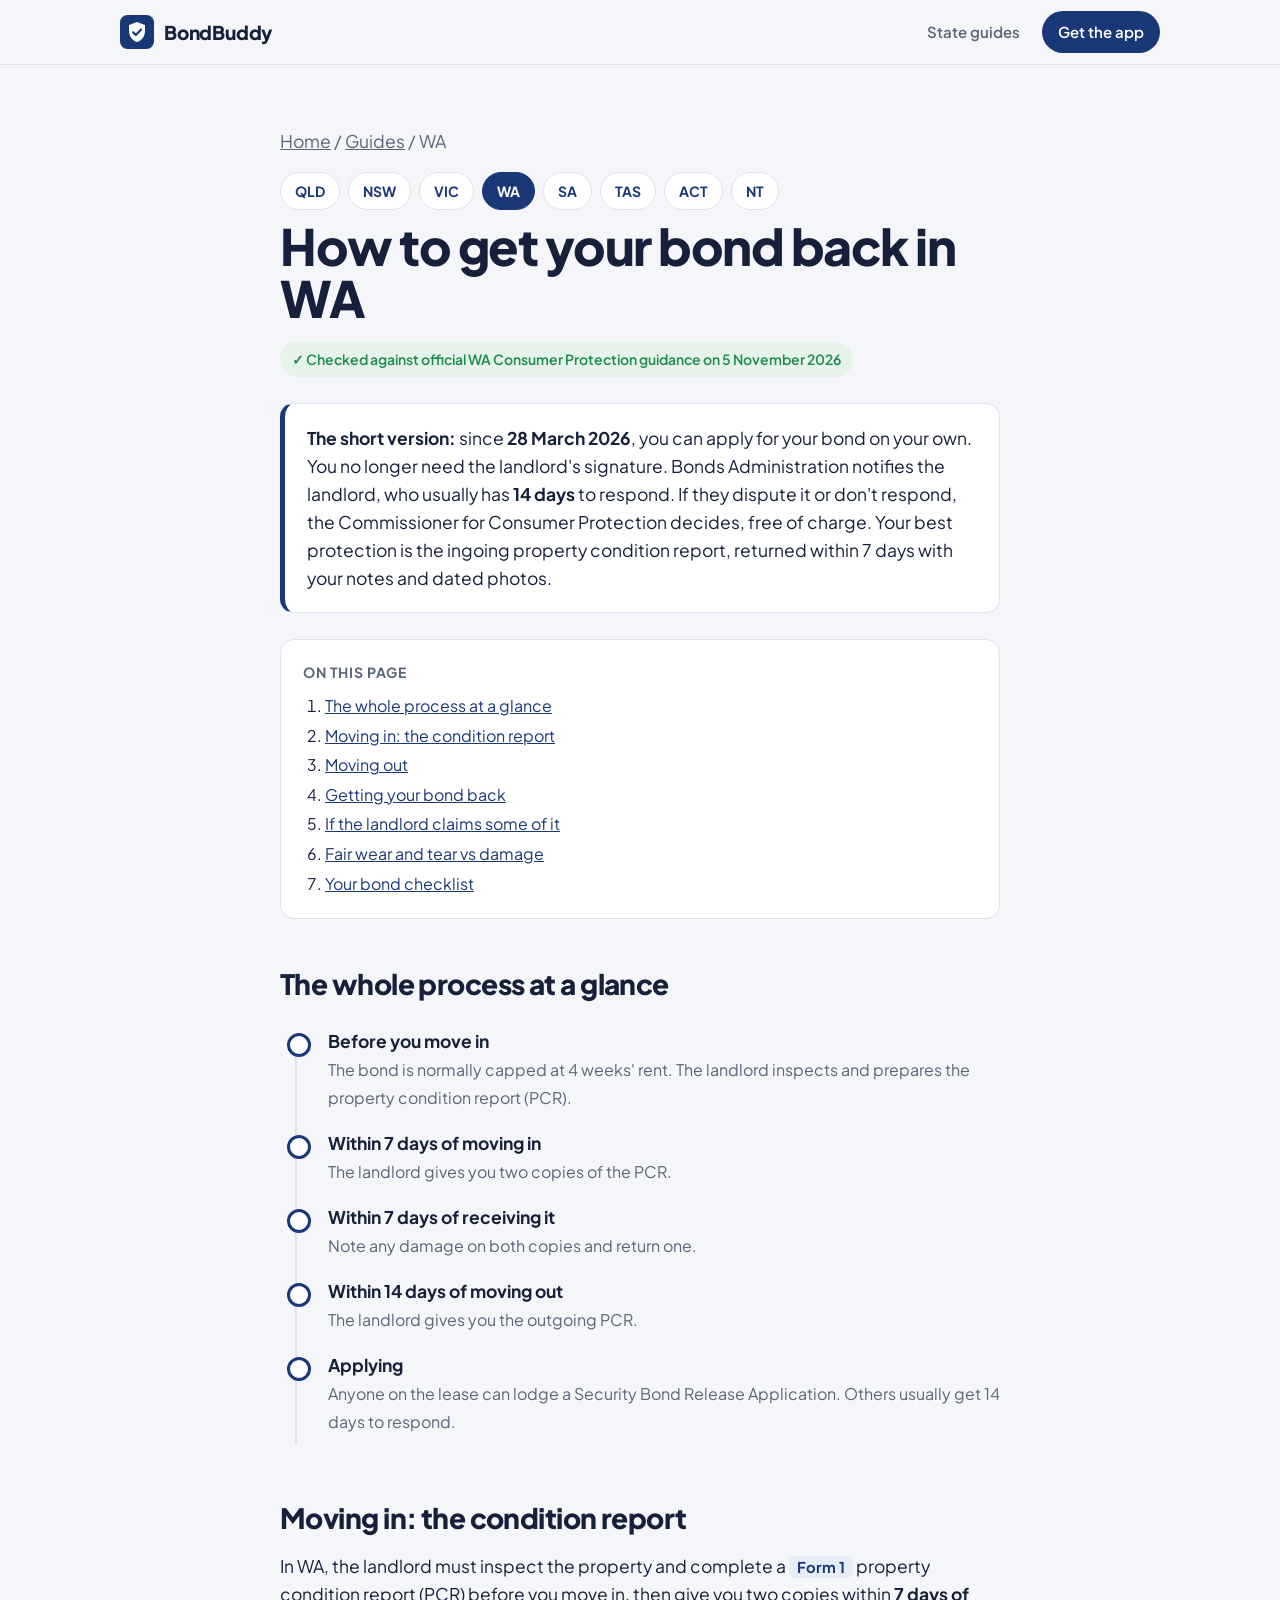
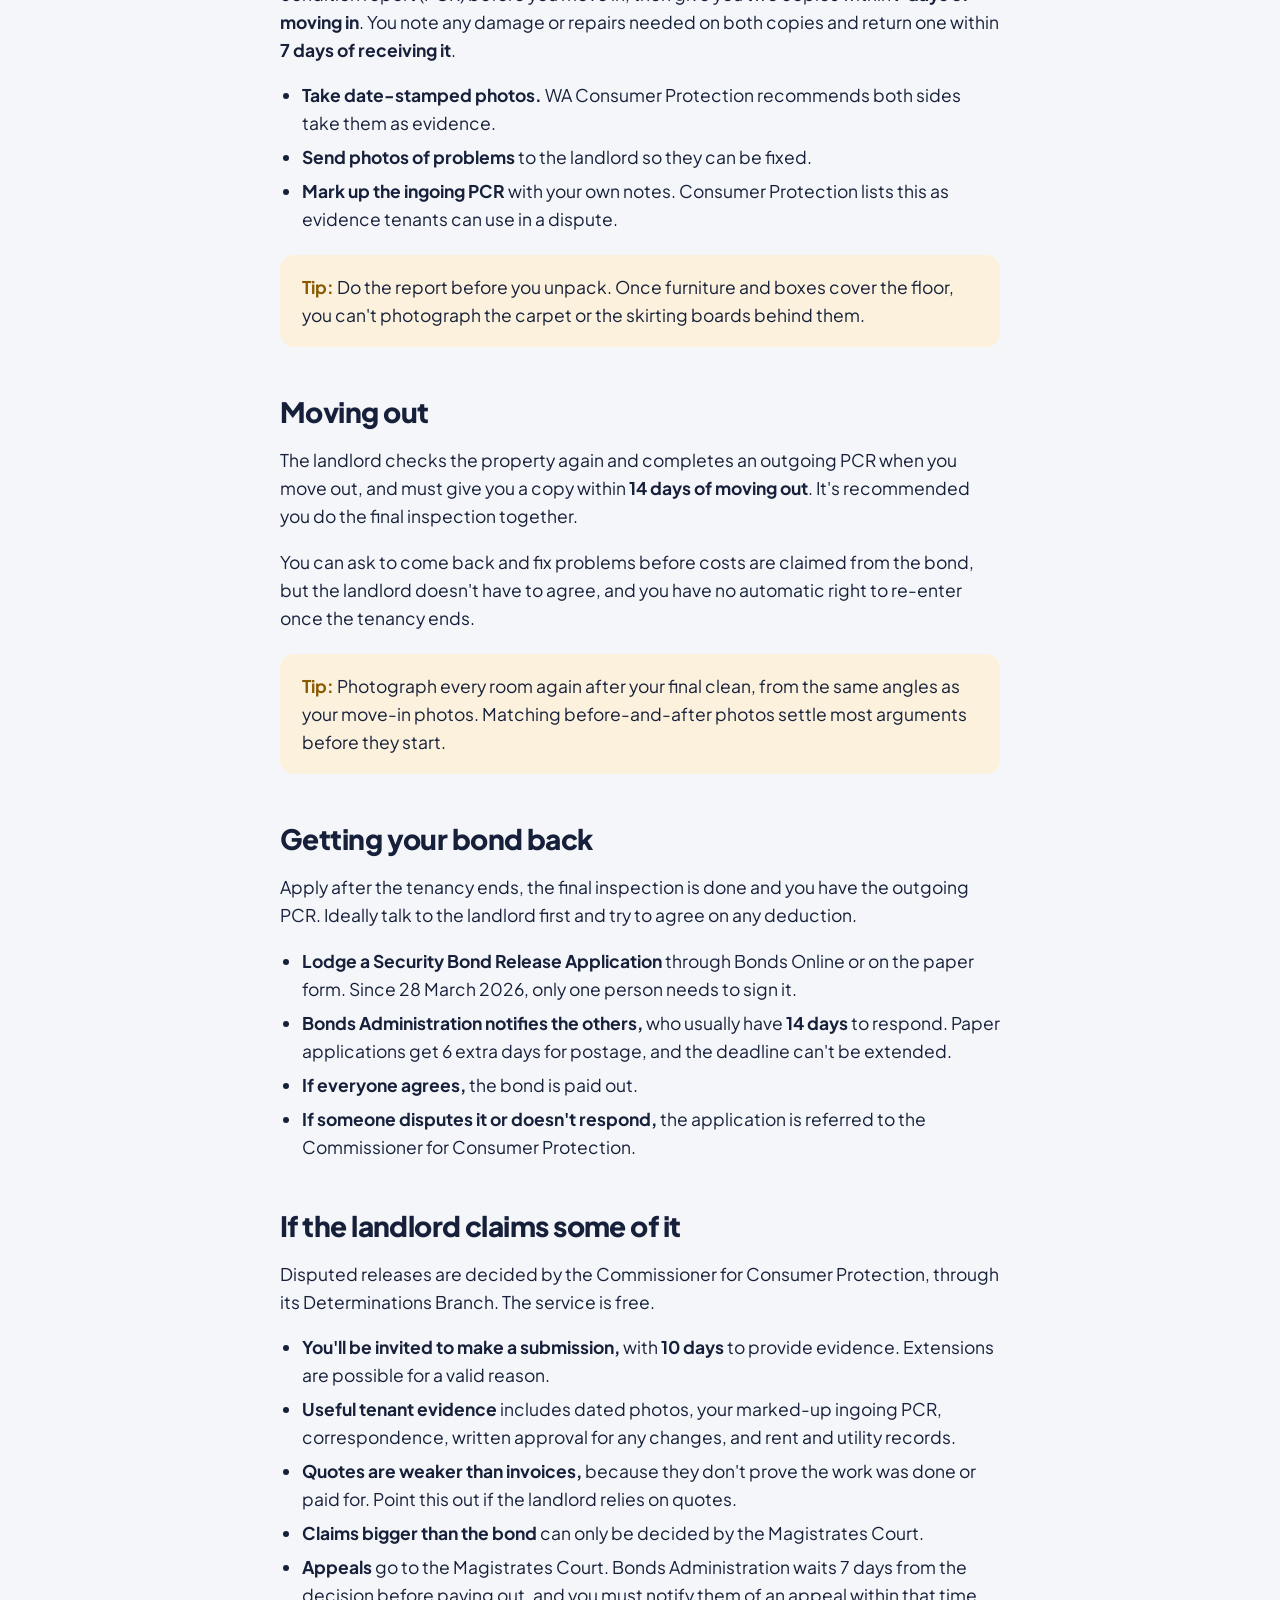
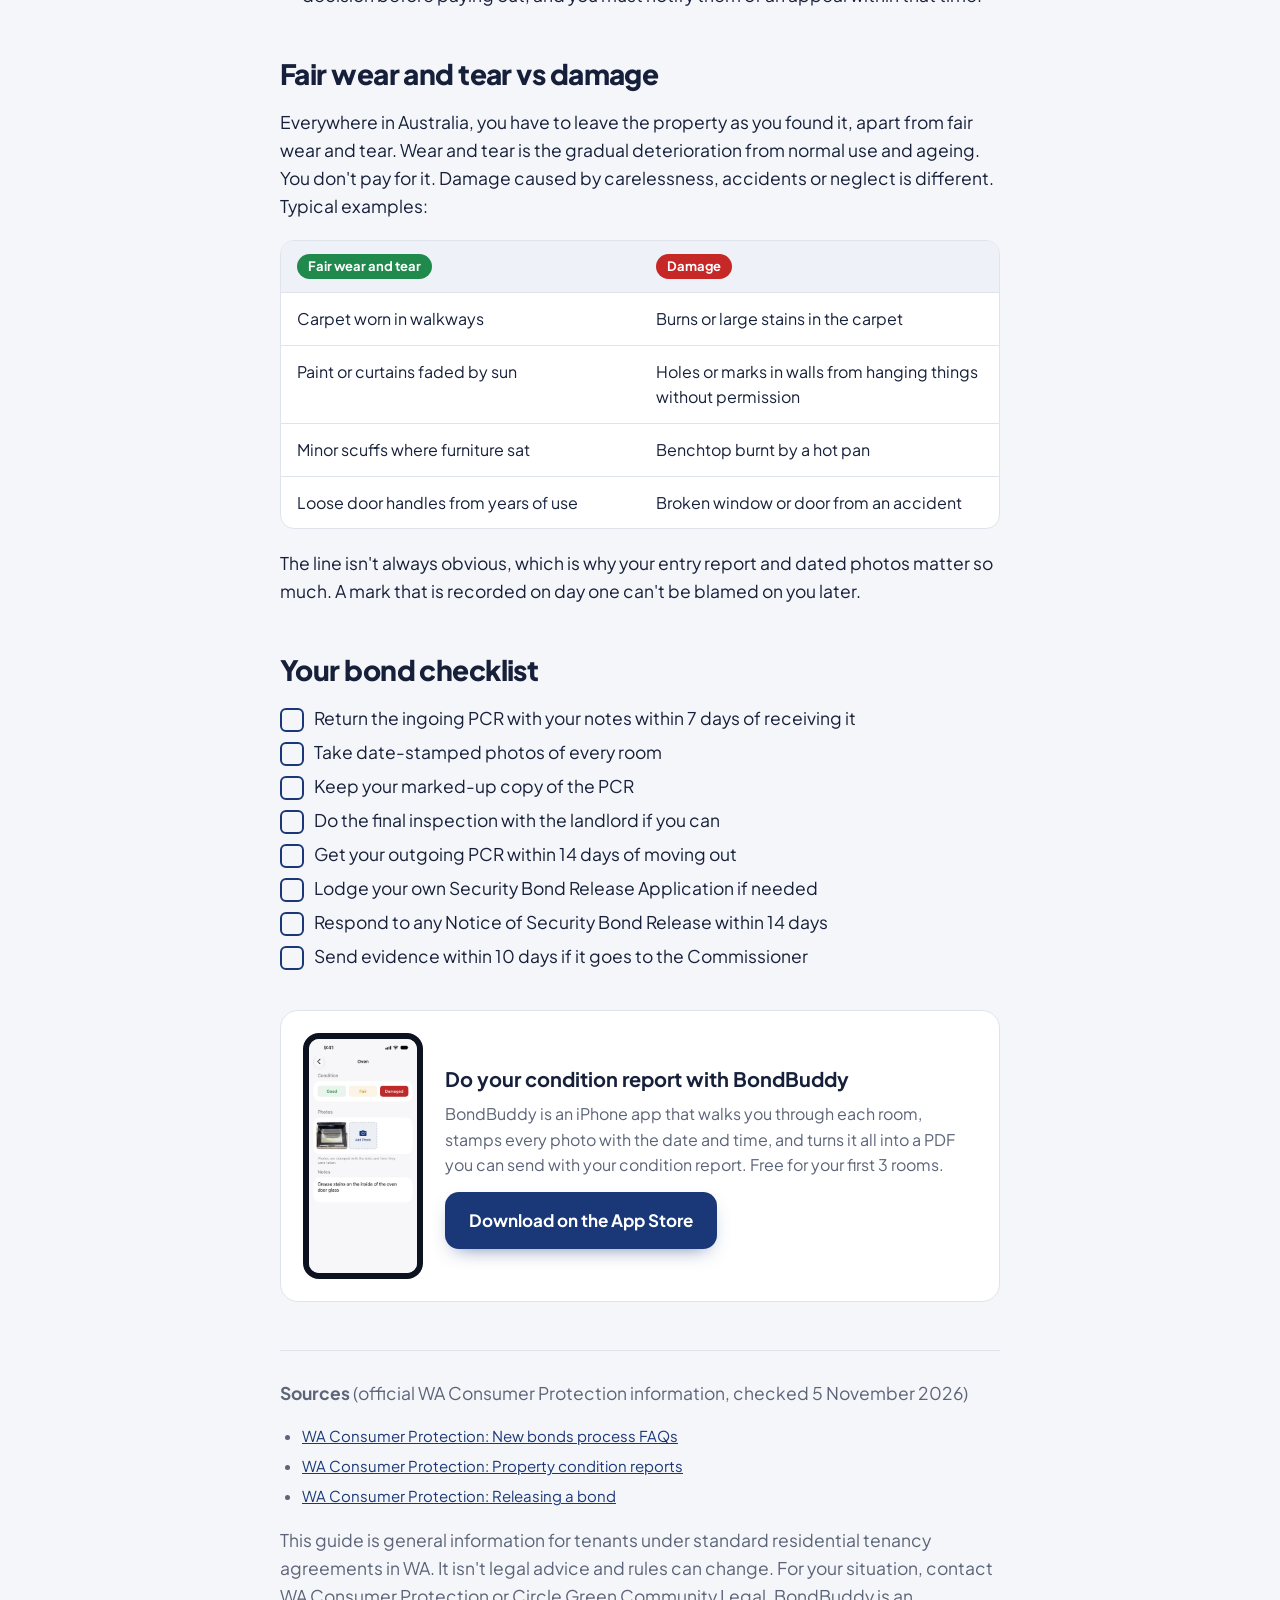
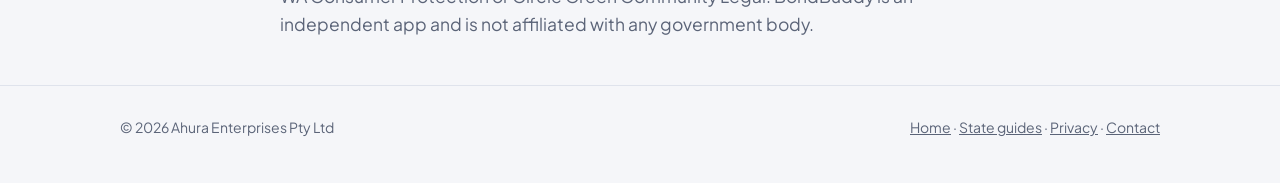
<file: bond-back-wa.html>
<!doctype html>
<html lang="en-AU">
<head>
  <meta charset="utf-8">
  <meta name="viewport" content="width=device-width, initial-scale=1">
  <title>How to Get Your Bond Back in WA (2026 Tenant Guide) | BondBuddy</title>
  <meta name="description" content="A step-by-step guide for WA tenants under the new 2026 bond rules: property condition reports, applying for your bond on your own, the 14-day notice and Commissioner determinations.">
  <link rel="canonical" href="https://bondbuddyapp.com/bond-back-wa.html">
  <link rel="icon" href="favicon.svg" type="image/svg+xml">
  <link rel="apple-touch-icon" href="apple-touch-icon.png">
  <meta name="apple-itunes-app" content="app-id=6800467754">
  <meta property="og:type" content="article">
  <meta property="og:title" content="How to get your bond back in WA">
  <meta property="og:description" content="A step-by-step guide for WA tenants under the new 2026 bond rules: property condition reports, applying for your bond on your own, the 14-day notice and Commissioner determinations.">
  <meta property="og:url" content="https://bondbuddyapp.com/bond-back-wa.html">
  <meta property="og:image" content="https://bondbuddyapp.com/og-image.jpg">
  <meta name="twitter:card" content="summary_large_image">
  <link rel="preconnect" href="https://fonts.googleapis.com">
  <link rel="preconnect" href="https://fonts.gstatic.com" crossorigin>
  <link href="https://fonts.googleapis.com/css2?family=Plus+Jakarta+Sans:wght@400;600;700;800&display=swap" rel="stylesheet">
  <link rel="stylesheet" href="style.css">
  <script type="application/ld+json">{"@context": "https://schema.org", "@type": "Article", "headline": "How to get your bond back in WA", "datePublished": "2026-11-05", "dateModified": "2026-11-05", "author": {"@type": "Organization", "name": "BondBuddy"}, "publisher": {"@type": "Organization", "name": "Ahura Enterprises Pty Ltd"}, "mainEntityOfPage": "https://bondbuddyapp.com/bond-back-wa.html"}</script>
  <script type="application/ld+json">{"@context": "https://schema.org", "@type": "FAQPage", "mainEntity": [{"@type": "Question", "name": "Can I get my bond back in WA without the landlord signing?", "acceptedAnswer": {"@type": "Answer", "text": "Yes. Since 28 March 2026, anyone named on the lease can lodge a Security Bond Release Application on their own. The other parties usually have 14 days to respond, and disputes are decided by the Commissioner for Consumer Protection."}}, {"@type": "Question", "name": "How long do I have to return the property condition report in WA?", "acceptedAnswer": {"@type": "Answer", "text": "Within 7 days of receiving it. The landlord must give you two copies within 7 days of you moving in."}}, {"@type": "Question", "name": "Who decides a bond dispute in WA?", "acceptedAnswer": {"@type": "Answer", "text": "The Commissioner for Consumer Protection, through its Determinations Branch, free of charge. Claims larger than the bond go to the Magistrates Court."}}]}</script>
</head>
<body>

<header class="site-header">
  <div class="wrap">
    <a class="brand" href="./"><svg viewBox="0 0 64 64" aria-hidden="true"><rect width="64" height="64" rx="14" fill="#1a3878"/><path d="M32 13l15 6v11c0 10.5-6.4 17.6-15 21-8.6-3.4-15-10.5-15-21V19z" fill="#fff"/><path d="M24.5 32.5l5.2 5.2 10-10.4" fill="none" stroke="#1a3878" stroke-width="4" stroke-linecap="round" stroke-linejoin="round"/></svg>BondBuddy</a>
    <nav class="nav">
      <a class="hide-sm" href="guides.html">State guides</a>
      <a class="btn-small" href="https://apps.apple.com/app/apple-store/id6800467754?pt=128918970&amp;ct=bondbuddy-web&amp;mt=8">Get the app</a>
    </nav>
  </div>
</header>

<main class="article">
  <div class="wrap">
    <p class="crumbs"><a href="./">Home</a> / <a href="guides.html">Guides</a> / WA</p>
    <nav class="state-row" aria-label="Bond guides by state"><a href="bond-back-queensland.html">QLD</a><a href="bond-back-nsw.html">NSW</a><a href="bond-back-victoria.html">VIC</a><a class="here" href="bond-back-wa.html">WA</a><a href="bond-back-sa.html">SA</a><a href="bond-back-tasmania.html">TAS</a><a href="bond-back-act.html">ACT</a><a href="bond-back-nt.html">NT</a></nav>
    <h1>How to get your bond back in WA</h1>
    <span class="checked">✓ Checked against official WA Consumer Protection guidance on 5 November 2026</span>

    <div class="answer"><p><strong>The short version:</strong> since <strong>28 March 2026</strong>, you can apply for your bond on your own. You no longer need the landlord's signature. Bonds Administration notifies the landlord, who usually has <strong>14 days</strong> to respond. If they dispute it or don't respond, the Commissioner for Consumer Protection decides, free of charge. Your best protection is the ingoing property condition report, returned within 7 days with your notes and dated photos.</p></div>

    <nav class="toc" aria-label="On this page">
      <strong>On this page</strong>
      <ol>
        <li><a href="#timeline">The whole process at a glance</a></li>
        <li><a href="#move-in">Moving in: the condition report</a></li>
        <li><a href="#move-out">Moving out</a></li>
        <li><a href="#refund">Getting your bond back</a></li>
        <li><a href="#dispute">If the landlord claims some of it</a></li>
        <li><a href="#wear">Fair wear and tear vs damage</a></li>
        <li><a href="#checklist">Your bond checklist</a></li>
      </ol>
    </nav>

    <h2 id="timeline">The whole process at a glance</h2>
    <ol class="timeline"><li><strong>Before you move in</strong><span>The bond is normally capped at 4 weeks' rent. The landlord inspects and prepares the property condition report (PCR).</span></li><li><strong>Within 7 days of moving in</strong><span>The landlord gives you two copies of the PCR.</span></li><li><strong>Within 7 days of receiving it</strong><span>Note any damage on both copies and return one.</span></li><li><strong>Within 14 days of moving out</strong><span>The landlord gives you the outgoing PCR.</span></li><li><strong>Applying</strong><span>Anyone on the lease can lodge a Security Bond Release Application. Others usually get 14 days to respond.</span></li></ol>

    <h2 id="move-in">Moving in: the condition report</h2>
    <p>In WA, the landlord must inspect the property and complete a <span class="form-tag">Form 1</span> property condition report (PCR) before you move in, then give you two copies within <strong>7 days of moving in</strong>. You note any damage or repairs needed on both copies and return one within <strong>7 days of receiving it</strong>.</p>
    <ul>
      <li><strong>Take date-stamped photos.</strong> WA Consumer Protection recommends both sides take them as evidence.</li>
      <li><strong>Send photos of problems</strong> to the landlord so they can be fixed.</li>
      <li><strong>Mark up the ingoing PCR</strong> with your own notes. Consumer Protection lists this as evidence tenants can use in a dispute.</li>
    </ul>
    <div class="tip"><p><strong>Tip:</strong> Do the report before you unpack. Once furniture and boxes cover the floor, you can't photograph the carpet or the skirting boards behind them.</p></div>

    <h2 id="move-out">Moving out</h2>
    <p>The landlord checks the property again and completes an outgoing PCR when you move out, and must give you a copy within <strong>14 days of moving out</strong>. It's recommended you do the final inspection together.</p>
    <p>You can ask to come back and fix problems before costs are claimed from the bond, but the landlord doesn't have to agree, and you have no automatic right to re-enter once the tenancy ends.</p>
    <div class="tip"><p><strong>Tip:</strong> Photograph every room again after your final clean, from the same angles as your move-in photos. Matching before-and-after photos settle most arguments before they start.</p></div>

    <h2 id="refund">Getting your bond back</h2>
    <p>Apply after the tenancy ends, the final inspection is done and you have the outgoing PCR. Ideally talk to the landlord first and try to agree on any deduction.</p>
    <ul>
      <li><strong>Lodge a Security Bond Release Application</strong> through Bonds Online or on the paper form. Since 28 March 2026, only one person needs to sign it.</li>
      <li><strong>Bonds Administration notifies the others,</strong> who usually have <strong>14 days</strong> to respond. Paper applications get 6 extra days for postage, and the deadline can't be extended.</li>
      <li><strong>If everyone agrees,</strong> the bond is paid out.</li>
      <li><strong>If someone disputes it or doesn't respond,</strong> the application is referred to the Commissioner for Consumer Protection.</li>
    </ul>

    <h2 id="dispute">If the landlord claims some of it</h2>
    <p>Disputed releases are decided by the Commissioner for Consumer Protection, through its Determinations Branch. The service is free.</p>
    <ul>
      <li><strong>You'll be invited to make a submission,</strong> with <strong>10 days</strong> to provide evidence. Extensions are possible for a valid reason.</li>
      <li><strong>Useful tenant evidence</strong> includes dated photos, your marked-up ingoing PCR, correspondence, written approval for any changes, and rent and utility records.</li>
      <li><strong>Quotes are weaker than invoices,</strong> because they don't prove the work was done or paid for. Point this out if the landlord relies on quotes.</li>
      <li><strong>Claims bigger than the bond</strong> can only be decided by the Magistrates Court.</li>
      <li><strong>Appeals</strong> go to the Magistrates Court. Bonds Administration waits 7 days from the decision before paying out, and you must notify them of an appeal within that time.</li>
    </ul>

    <h2 id="wear">Fair wear and tear vs damage</h2>
    <p>Everywhere in Australia, you have to leave the property as you found it, apart from fair wear and tear. Wear and tear is the gradual deterioration from normal use and ageing. You don't pay for it. Damage caused by carelessness, accidents or neglect is different. Typical examples:</p>
    <table class="compare">
      <thead><tr><th><span class="badge good">Fair wear and tear</span></th><th><span class="badge damaged">Damage</span></th></tr></thead>
      <tbody>
        <tr><td data-label="Fair wear and tear">Carpet worn in walkways</td><td data-label="Damage">Burns or large stains in the carpet</td></tr>
        <tr><td data-label="Fair wear and tear">Paint or curtains faded by sun</td><td data-label="Damage">Holes or marks in walls from hanging things without permission</td></tr>
        <tr><td data-label="Fair wear and tear">Minor scuffs where furniture sat</td><td data-label="Damage">Benchtop burnt by a hot pan</td></tr>
        <tr><td data-label="Fair wear and tear">Loose door handles from years of use</td><td data-label="Damage">Broken window or door from an accident</td></tr>
      </tbody>
    </table>
    <p>The line isn't always obvious, which is why your entry report and dated photos matter so much. A mark that is recorded on day one can't be blamed on you later.</p>

    <h2 id="checklist">Your bond checklist</h2>
    <ul class="checklist"><li>Return the ingoing PCR with your notes within 7 days of receiving it</li><li>Take date-stamped photos of every room</li><li>Keep your marked-up copy of the PCR</li><li>Do the final inspection with the landlord if you can</li><li>Get your outgoing PCR within 14 days of moving out</li><li>Lodge your own Security Bond Release Application if needed</li><li>Respond to any Notice of Security Bond Release within 14 days</li><li>Send evidence within 10 days if it goes to the Commissioner</li></ul>

    <div class="app-box">
      <img src="shot-item.jpg" width="640" height="1391" loading="lazy" alt="BondBuddy item screen with a damaged oven, photo and note">
      <div>
        <h3>Do your condition report with BondBuddy</h3>
        <p>BondBuddy is an iPhone app that walks you through each room, stamps every photo with the date and time, and turns it all into a PDF you can send with your condition report. Free for your first 3 rooms.</p>
        <a class="btn" href="https://apps.apple.com/app/apple-store/id6800467754?pt=128918970&amp;ct=bondbuddy-web&amp;mt=8">Download on the App Store</a>
      </div>
    </div>

    <div class="sources">
      <p><strong>Sources</strong> (official WA Consumer Protection information, checked 5 November 2026)</p>
      <ul><li><a href="https://consumerprotection.wa.gov.au/publications/new-bonds-process-faqs">WA Consumer Protection: New bonds process FAQs</a></li><li><a href="https://consumerprotection.wa.gov.au/property-condition-reports">WA Consumer Protection: Property condition reports</a></li><li><a href="https://www.consumerprotection.wa.gov.au/releasing-bond">WA Consumer Protection: Releasing a bond</a></li></ul>
      <p class="disclaimer">This guide is general information for tenants under standard residential tenancy agreements in WA. It isn't legal advice and rules can change. For your situation, contact WA Consumer Protection or Circle Green Community Legal. BondBuddy is an independent app and is not affiliated with any government body.</p>
    </div>
  </div>
</main>

<footer class="site-footer">
  <div class="wrap">
    <span>© 2026 Ahura Enterprises Pty Ltd</span>
    <span><a href="./">Home</a> · <a href="guides.html">State guides</a> · <a href="privacy.html">Privacy</a> · <a href="mailto:ahuraenterprises@icloud.com">Contact</a></span>
  </div>
</footer>

</body>
</html>
</file>
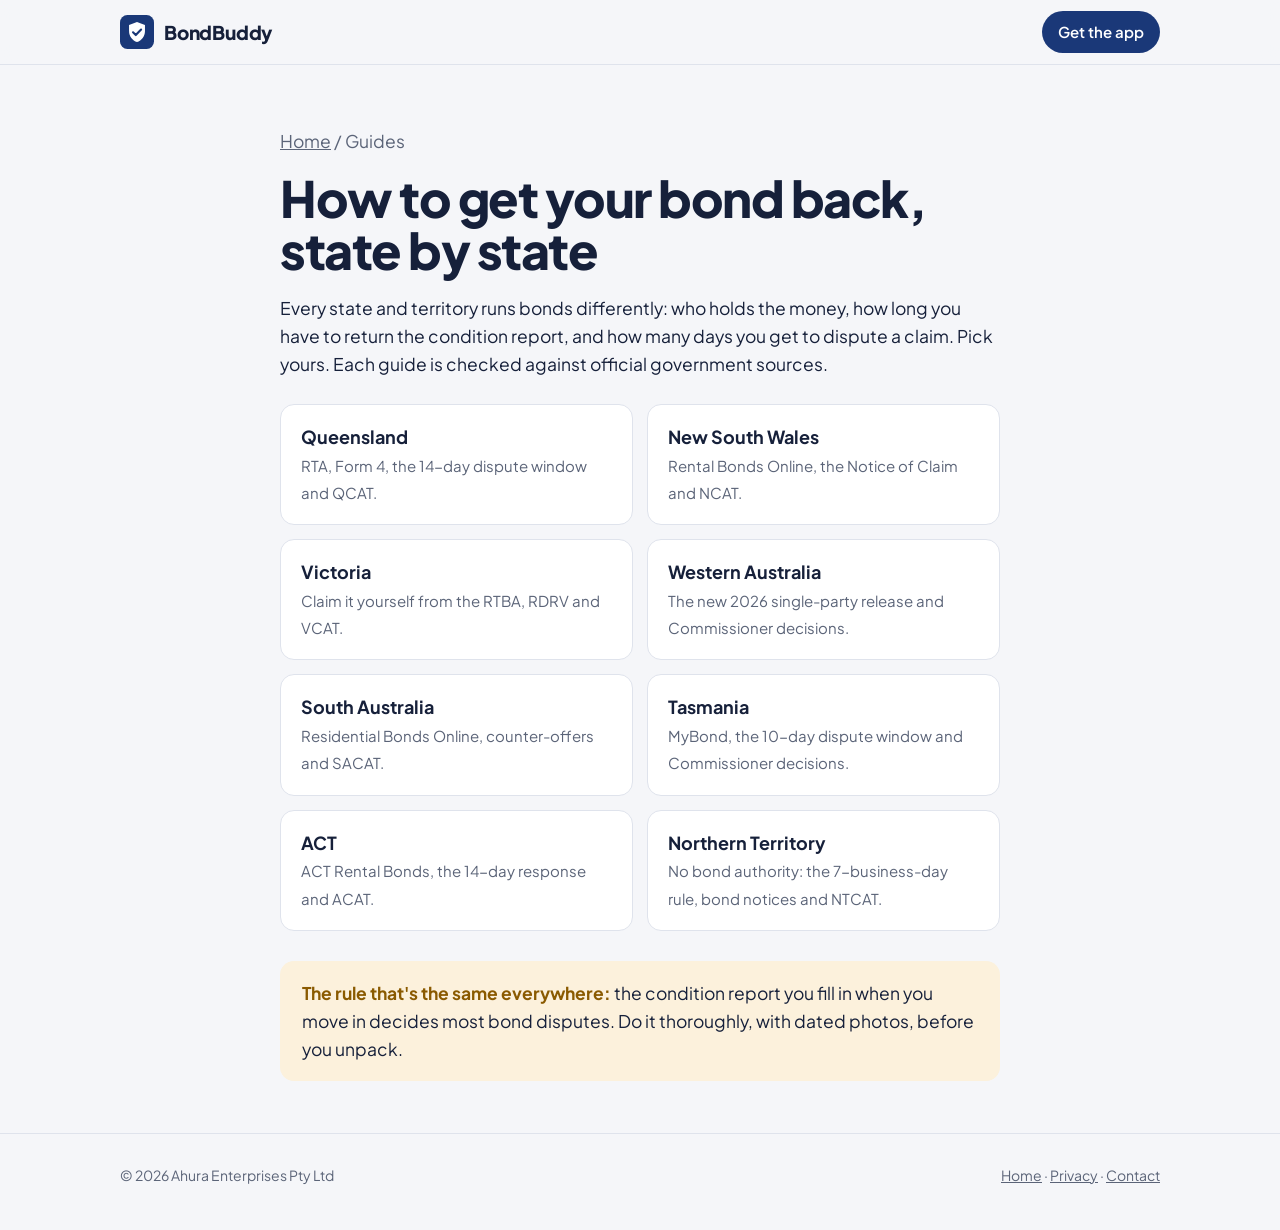
<file: guides.html>
<!doctype html>
<html lang="en-AU">
<head>
  <meta charset="utf-8">
  <meta name="viewport" content="width=device-width, initial-scale=1">
  <title>How to Get Your Bond Back: Guides for Every Australian State | BondBuddy</title>
  <meta name="description" content="Plain-English bond guides for renters in Queensland, NSW, Victoria, WA, SA, Tasmania, the ACT and the NT, each checked against official government sources.">
  <link rel="canonical" href="https://bondbuddyapp.com/guides.html">
  <link rel="icon" href="favicon.svg" type="image/svg+xml">
  <link rel="apple-touch-icon" href="apple-touch-icon.png">
  <meta property="og:title" content="How to get your bond back, state by state">
  <meta property="og:image" content="https://bondbuddyapp.com/og-image.jpg">
  <link rel="preconnect" href="https://fonts.googleapis.com">
  <link rel="preconnect" href="https://fonts.gstatic.com" crossorigin>
  <link href="https://fonts.googleapis.com/css2?family=Plus+Jakarta+Sans:wght@400;600;700;800&display=swap" rel="stylesheet">
  <link rel="stylesheet" href="style.css">
</head>
<body>
<header class="site-header">
  <div class="wrap">
    <a class="brand" href="./"><svg viewBox="0 0 64 64" aria-hidden="true"><rect width="64" height="64" rx="14" fill="#1a3878"/><path d="M32 13l15 6v11c0 10.5-6.4 17.6-15 21-8.6-3.4-15-10.5-15-21V19z" fill="#fff"/><path d="M24.5 32.5l5.2 5.2 10-10.4" fill="none" stroke="#1a3878" stroke-width="4" stroke-linecap="round" stroke-linejoin="round"/></svg>BondBuddy</a>
    <nav class="nav"><a class="btn-small" href="https://apps.apple.com/app/apple-store/id6800467754?pt=128918970&amp;ct=bondbuddy-web&amp;mt=8">Get the app</a></nav>
  </div>
</header>
<main class="article">
  <div class="wrap">
    <p class="crumbs"><a href="./">Home</a> / Guides</p>
    <h1>How to get your bond back, state by state</h1>
    <p>Every state and territory runs bonds differently: who holds the money, how long you have to return the condition report, and how many days you get to dispute a claim. Pick yours. Each guide is checked against official government sources.</p>
    <div class="guide-grid"><a href="bond-back-queensland.html"><strong>Queensland</strong><span>RTA, Form 4, the 14-day dispute window and QCAT.</span></a><a href="bond-back-nsw.html"><strong>New South Wales</strong><span>Rental Bonds Online, the Notice of Claim and NCAT.</span></a><a href="bond-back-victoria.html"><strong>Victoria</strong><span>Claim it yourself from the RTBA, RDRV and VCAT.</span></a><a href="bond-back-wa.html"><strong>Western Australia</strong><span>The new 2026 single-party release and Commissioner decisions.</span></a><a href="bond-back-sa.html"><strong>South Australia</strong><span>Residential Bonds Online, counter-offers and SACAT.</span></a><a href="bond-back-tasmania.html"><strong>Tasmania</strong><span>MyBond, the 10-day dispute window and Commissioner decisions.</span></a><a href="bond-back-act.html"><strong>ACT</strong><span>ACT Rental Bonds, the 14-day response and ACAT.</span></a><a href="bond-back-nt.html"><strong>Northern Territory</strong><span>No bond authority: the 7-business-day rule, bond notices and NTCAT.</span></a></div>
    <div class="tip" style="margin-top:30px"><p><strong>The rule that's the same everywhere:</strong> the condition report you fill in when you move in decides most bond disputes. Do it thoroughly, with dated photos, before you unpack.</p></div>
  </div>
</main>
<footer class="site-footer">
  <div class="wrap">
    <span>© 2026 Ahura Enterprises Pty Ltd</span>
    <span><a href="./">Home</a> · <a href="privacy.html">Privacy</a> · <a href="mailto:ahuraenterprises@icloud.com">Contact</a></span>
  </div>
</footer>
</body>
</html>
</file>
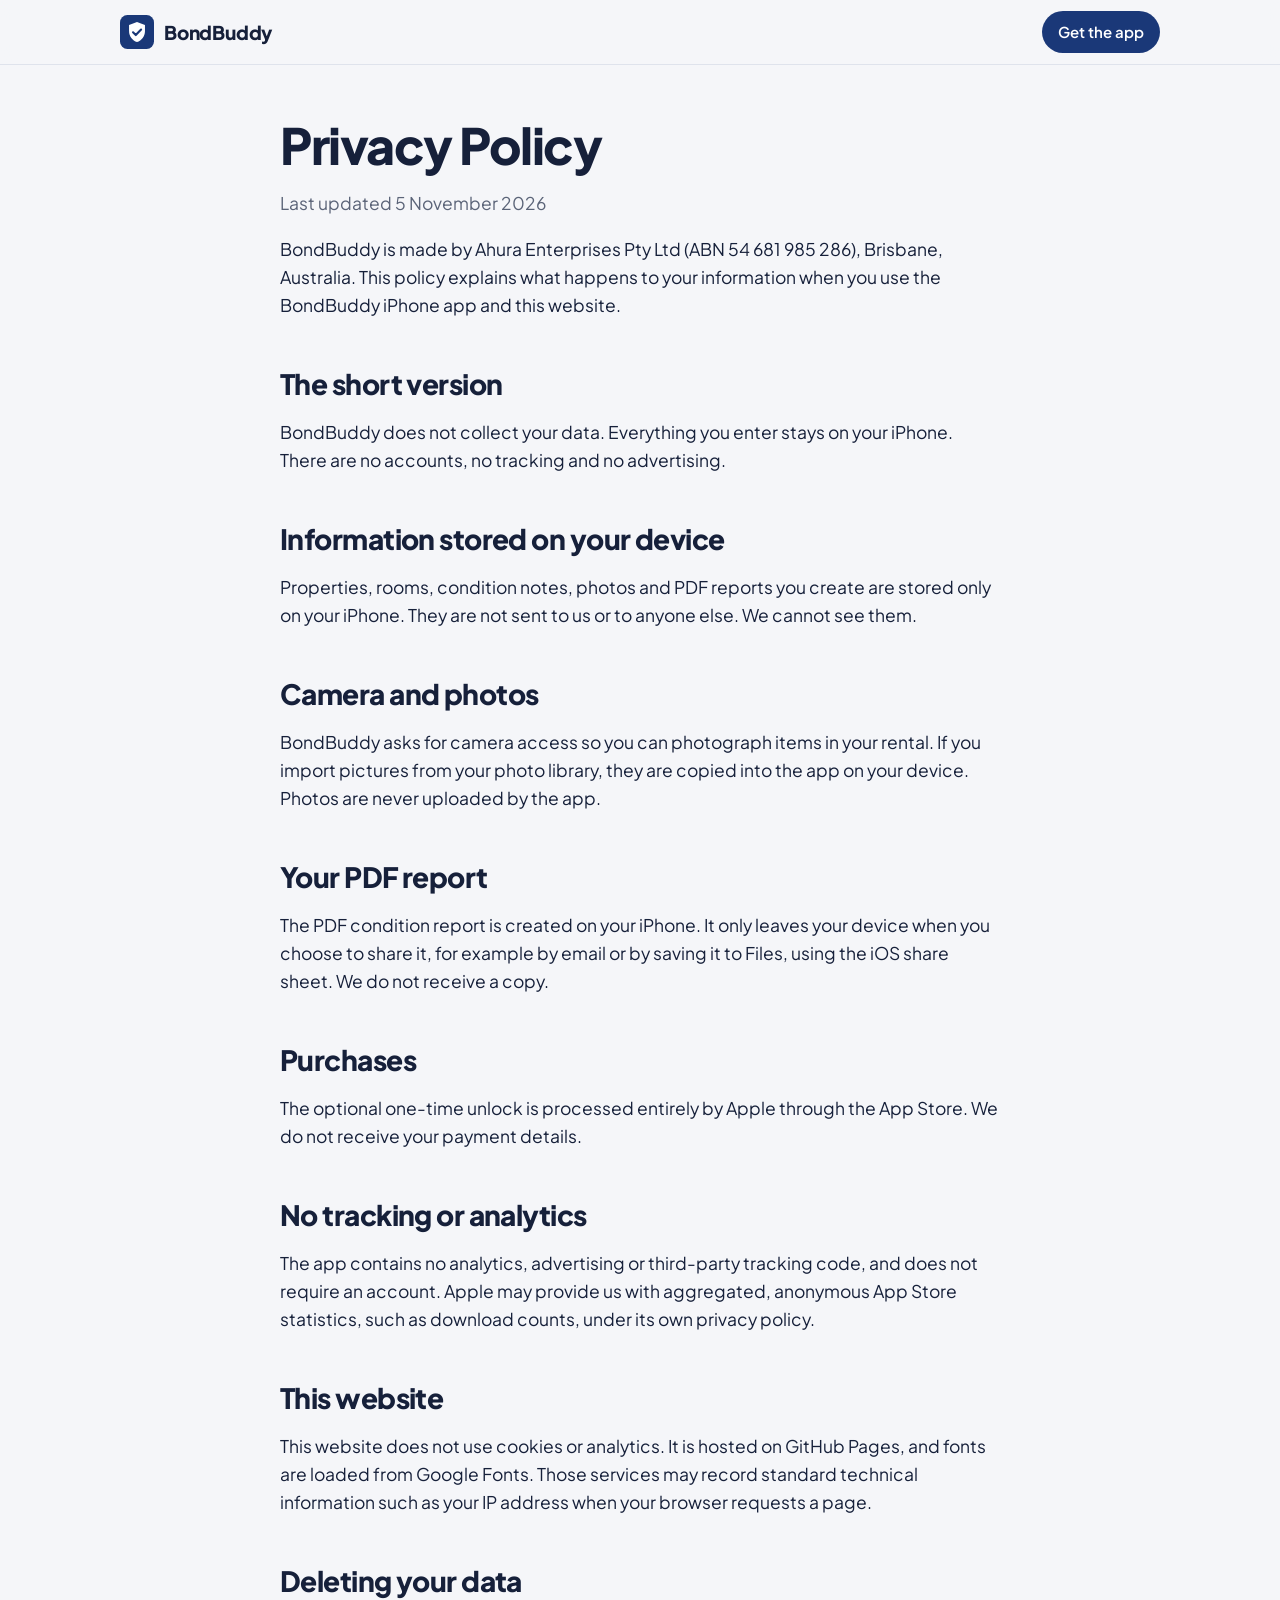
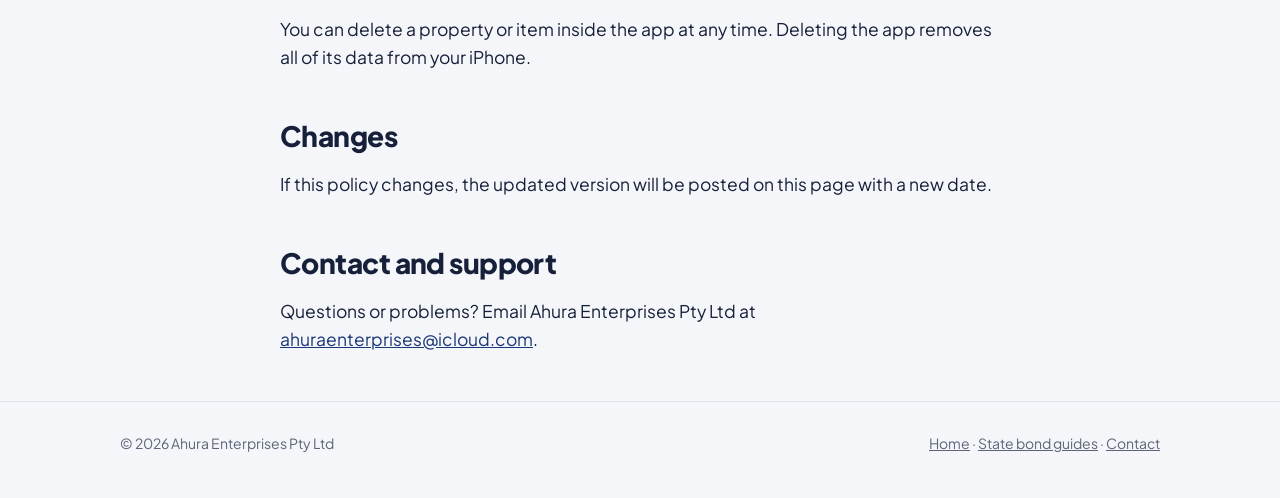
<file: privacy.html>
<!doctype html>
<html lang="en-AU">
<head>
  <meta charset="utf-8">
  <meta name="viewport" content="width=device-width, initial-scale=1">
  <title>Privacy Policy | BondBuddy</title>
  <meta name="description" content="BondBuddy privacy policy. Your properties, photos and reports stay on your iPhone. No accounts, no tracking.">
  <link rel="canonical" href="https://bondbuddyapp.com/privacy.html">
  <link rel="icon" href="favicon.svg" type="image/svg+xml">
  <link rel="apple-touch-icon" href="apple-touch-icon.png">
  <link rel="preconnect" href="https://fonts.googleapis.com">
  <link rel="preconnect" href="https://fonts.gstatic.com" crossorigin>
  <link href="https://fonts.googleapis.com/css2?family=Plus+Jakarta+Sans:wght@400;600;700;800&display=swap" rel="stylesheet">
  <link rel="stylesheet" href="style.css">
</head>
<body>
<header class="site-header">
  <div class="wrap">
    <a class="brand" href="./">
      <svg viewBox="0 0 64 64" aria-hidden="true"><rect width="64" height="64" rx="14" fill="#1a3878"/><path d="M32 13l15 6v11c0 10.5-6.4 17.6-15 21-8.6-3.4-15-10.5-15-21V19z" fill="#fff"/><path d="M24.5 32.5l5.2 5.2 10-10.4" fill="none" stroke="#1a3878" stroke-width="4" stroke-linecap="round" stroke-linejoin="round"/></svg>
      BondBuddy
    </a>
    <nav class="nav">
      <a class="btn-small" href="https://apps.apple.com/app/apple-store/id6800467754?pt=128918970&amp;ct=bondbuddy-web&amp;mt=8">Get the app</a>
    </nav>
  </div>
</header>

<main class="article">
  <div class="wrap">
    <h1>Privacy Policy</h1>
    <p class="crumbs">Last updated 5 November 2026</p>

    <p>BondBuddy is made by Ahura Enterprises Pty Ltd (ABN 54 681 985 286), Brisbane, Australia. This policy explains what happens to your information when you use the BondBuddy iPhone app and this website.</p>

    <h2>The short version</h2>
    <p>BondBuddy does not collect your data. Everything you enter stays on your iPhone. There are no accounts, no tracking and no advertising.</p>

    <h2>Information stored on your device</h2>
    <p>Properties, rooms, condition notes, photos and PDF reports you create are stored only on your iPhone. They are not sent to us or to anyone else. We cannot see them.</p>

    <h2>Camera and photos</h2>
    <p>BondBuddy asks for camera access so you can photograph items in your rental. If you import pictures from your photo library, they are copied into the app on your device. Photos are never uploaded by the app.</p>

    <h2>Your PDF report</h2>
    <p>The PDF condition report is created on your iPhone. It only leaves your device when you choose to share it, for example by email or by saving it to Files, using the iOS share sheet. We do not receive a copy.</p>

    <h2>Purchases</h2>
    <p>The optional one-time unlock is processed entirely by Apple through the App Store. We do not receive your payment details.</p>

    <h2>No tracking or analytics</h2>
    <p>The app contains no analytics, advertising or third-party tracking code, and does not require an account. Apple may provide us with aggregated, anonymous App Store statistics, such as download counts, under its own privacy policy.</p>

    <h2>This website</h2>
    <p>This website does not use cookies or analytics. It is hosted on GitHub Pages, and fonts are loaded from Google Fonts. Those services may record standard technical information such as your IP address when your browser requests a page.</p>

    <h2>Deleting your data</h2>
    <p>You can delete a property or item inside the app at any time. Deleting the app removes all of its data from your iPhone.</p>

    <h2>Changes</h2>
    <p>If this policy changes, the updated version will be posted on this page with a new date.</p>

    <h2>Contact and support</h2>
    <p>Questions or problems? Email Ahura Enterprises Pty Ltd at <a href="mailto:ahuraenterprises@icloud.com">ahuraenterprises@icloud.com</a>.</p>
  </div>
</main>

<footer class="site-footer">
  <div class="wrap">
    <span>© 2026 Ahura Enterprises Pty Ltd</span>
    <span><a href="./">Home</a> · <a href="guides.html">State bond guides</a> · <a href="mailto:ahuraenterprises@icloud.com">Contact</a></span>
  </div>
</footer>
</body>
</html>
</file>
<file: style.css>
/* BondBuddy website — shared styles */
:root {
  --navy: #1a3878;
  --navy-deep: #0f2350;
  --ink: #16203a;
  --muted: #5b6478;
  --line: #dfe3ec;
  --paper: #f5f6f9;
  --card: #ffffff;
  --good: #1f8a4c;
  --good-bg: #e5f3ea;
  --fair: #d9940f;
  --fair-bg: #fcf1dc;
  --damaged: #c62828;
  --damaged-bg: #fbe4e4;
  --radius: 18px;
  --maxw: 1080px;
}

* { box-sizing: border-box; }
html { -webkit-text-size-adjust: 100%; }
body {
  margin: 0;
  background: var(--paper);
  color: var(--ink);
  font-family: "Plus Jakarta Sans", -apple-system, BlinkMacSystemFont, "Segoe UI", sans-serif;
  font-size: 17px;
  line-height: 1.6;
}
img { max-width: 100%; height: auto; display: block; }
a { color: var(--navy); }
a:hover { color: var(--navy-deep); }

.wrap { max-width: var(--maxw); margin: 0 auto; padding: 0 20px; }

/* ---------- Header ---------- */
.site-header {
  position: sticky; top: 0; z-index: 10;
  background: rgba(245, 246, 249, 0.92);
  backdrop-filter: saturate(160%) blur(10px);
  -webkit-backdrop-filter: saturate(160%) blur(10px);
  border-bottom: 1px solid var(--line);
}
.site-header .wrap {
  display: flex; align-items: center; justify-content: space-between;
  height: 64px; gap: 16px;
}
.brand {
  display: flex; align-items: center; gap: 10px;
  text-decoration: none; color: var(--ink);
  font-weight: 800; font-size: 19px; letter-spacing: -0.01em;
}
.brand svg { width: 34px; height: 34px; flex: none; }
.nav { display: flex; align-items: center; gap: 22px; }
.nav a { text-decoration: none; color: var(--muted); font-weight: 600; font-size: 15px; }
.nav a:hover { color: var(--ink); }
.nav .btn-small {
  background: var(--navy); color: #fff; padding: 9px 16px; border-radius: 999px;
}
.nav .btn-small:hover { background: var(--navy-deep); color: #fff; }
@media (max-width: 640px) {
  .nav .hide-sm { display: none; }
}

/* ---------- Buttons ---------- */
.btn {
  display: inline-flex; align-items: center; gap: 10px;
  background: var(--navy); color: #fff; text-decoration: none;
  font-weight: 700; font-size: 17px;
  padding: 15px 24px; border-radius: 14px;
  box-shadow: 0 8px 20px -10px rgba(26, 56, 120, 0.7);
}
.btn:hover { background: var(--navy-deep); color: #fff; }
.btn svg { width: 20px; height: 20px; }
.btn-note { color: var(--muted); font-size: 14px; margin-top: 12px; }

/* ---------- Condition badges (the visual motif) ---------- */
.badge {
  display: inline-block; font-weight: 700; font-size: 13px; line-height: 1;
  padding: 6px 11px; border-radius: 999px; color: #fff; white-space: nowrap;
}
.badge.good { background: var(--good); }
.badge.fair { background: var(--fair); }
.badge.damaged { background: var(--damaged); }

/* ---------- Hero ---------- */
.hero { padding: 64px 0 40px; }
.hero .wrap {
  display: grid; grid-template-columns: 1.15fr 0.85fr; gap: 48px; align-items: center;
}
.eyebrow {
  display: inline-flex; align-items: center; gap: 8px;
  font-size: 13px; font-weight: 700; letter-spacing: 0.08em; text-transform: uppercase;
  color: var(--navy);
}
h1 {
  font-size: clamp(38px, 5.6vw, 62px); line-height: 1.04; letter-spacing: -0.03em;
  margin: 14px 0 18px; font-weight: 800;
}
h1 .strike { position: relative; white-space: nowrap; }
.lede { font-size: 19px; color: var(--muted); max-width: 34em; margin: 0 0 28px; }
.hero-badges { display: flex; gap: 8px; margin-top: 26px; flex-wrap: wrap; }

.phone {
  background: #0d1220; border-radius: 44px; padding: 11px;
  box-shadow: 0 30px 60px -28px rgba(15, 35, 80, 0.55), 0 0 0 1px rgba(255,255,255,0.06) inset;
  max-width: 300px; margin: 0 auto;
}
.phone img { border-radius: 34px; width: 100%; }

@media (max-width: 820px) {
  .hero { padding-top: 36px; }
  .hero .wrap { grid-template-columns: 1fr; gap: 36px; }
  .phone { max-width: 250px; }
}

/* ---------- Deadline strip ---------- */
.deadlines { padding: 24px 0 8px; }
.deadlines .panel {
  background: var(--navy); color: #fff; border-radius: var(--radius);
  padding: 30px 30px 26px;
}
.deadlines h2 { color: #fff; font-size: 22px; margin: 0 0 4px; letter-spacing: -0.01em; }
.deadlines .sub { color: #c9d4ee; margin: 0 0 22px; font-size: 15px; }
.deadline-grid { display: grid; grid-template-columns: repeat(3, 1fr); gap: 16px; }
.deadline {
  background: rgba(255,255,255,0.07); border: 1px solid rgba(255,255,255,0.12);
  border-radius: 14px; padding: 18px;
}
.deadline .num { font-size: 40px; font-weight: 800; line-height: 1; letter-spacing: -0.03em; }
.deadline .num span { font-size: 17px; font-weight: 700; margin-left: 4px; letter-spacing: 0; }
.deadline p { margin: 10px 0 0; font-size: 15px; color: #dfe6f6; line-height: 1.45; }
.deadlines .more { margin: 18px 0 0; font-size: 15px; }
.deadlines .more a { color: #fff; font-weight: 700; }
@media (max-width: 760px) { .deadline-grid { grid-template-columns: 1fr; } }

/* ---------- Steps ---------- */
section.block { padding: 64px 0; }
.block h2 {
  font-size: clamp(28px, 3.6vw, 40px); line-height: 1.1; letter-spacing: -0.02em;
  margin: 0 0 12px; font-weight: 800;
}
.block .intro { color: var(--muted); max-width: 40em; margin: 0 0 40px; font-size: 18px; }

.steps { display: grid; grid-template-columns: repeat(3, 1fr); gap: 22px; }
.step {
  background: var(--card); border: 1px solid var(--line); border-radius: var(--radius);
  padding: 22px 22px 0; display: flex; flex-direction: column; overflow: hidden;
}
.step .n {
  width: 30px; height: 30px; border-radius: 50%; background: var(--navy); color: #fff;
  display: grid; place-items: center; font-weight: 800; font-size: 14px;
}
.step h3 { font-size: 20px; margin: 14px 0 6px; letter-spacing: -0.01em; }
.step p { margin: 0 0 22px; color: var(--muted); font-size: 16px; }
.step .shot {
  margin-top: auto; border-radius: 22px 22px 0 0; overflow: hidden;
  border: 8px solid #0d1220; border-bottom: 0; max-height: 330px;
}
@media (max-width: 860px) { .steps { grid-template-columns: 1fr; } .step .shot { max-width: 300px; margin-left: auto; margin-right: auto; } }

/* ---------- Pricing ---------- */
.pricing { display: grid; grid-template-columns: 1fr 1fr; gap: 22px; }
.plan {
  background: var(--card); border: 1px solid var(--line); border-radius: var(--radius);
  padding: 28px;
}
.plan.featured { border: 2px solid var(--navy); }
.plan .label { font-size: 13px; font-weight: 700; letter-spacing: 0.08em; text-transform: uppercase; color: var(--muted); }
.plan .price { font-size: 44px; font-weight: 800; letter-spacing: -0.03em; margin: 6px 0 2px; }
.plan .price small { font-size: 16px; font-weight: 600; color: var(--muted); letter-spacing: 0; }
.plan ul { list-style: none; padding: 0; margin: 18px 0 0; }
.plan li { padding: 8px 0 8px 30px; position: relative; border-top: 1px solid var(--line); font-size: 16px; }
.plan li::before {
  content: ""; position: absolute; left: 0; top: 12px; width: 18px; height: 18px; border-radius: 50%;
  background: var(--good-bg) url("data:image/svg+xml,%3Csvg xmlns='http://www.w3.org/2000/svg' viewBox='0 0 20 20'%3E%3Cpath d='M5 10.5l3 3 7-7' fill='none' stroke='%231f8a4c' stroke-width='2.4' stroke-linecap='round' stroke-linejoin='round'/%3E%3C/svg%3E") center/12px no-repeat;
}
.promise {
  margin-top: 22px; display: grid; grid-template-columns: repeat(3, 1fr); gap: 16px;
}
.promise div { background: var(--card); border: 1px solid var(--line); border-radius: 14px; padding: 16px 18px; font-size: 15px; color: var(--muted); }
.promise strong { display: block; color: var(--ink); font-size: 16px; margin-bottom: 2px; }
@media (max-width: 760px) { .pricing, .promise { grid-template-columns: 1fr; } }

/* ---------- Guide card ---------- */
.guide-card {
  display: grid; grid-template-columns: 1fr auto; gap: 24px; align-items: center;
  background: var(--card); border: 1px solid var(--line); border-radius: var(--radius); padding: 30px;
  text-decoration: none; color: var(--ink);
}
.guide-card:hover { border-color: var(--navy); }
.guide-card h3 { font-size: 24px; margin: 6px 0 6px; letter-spacing: -0.01em; }
.guide-card p { margin: 0; color: var(--muted); }
.guide-card .arrow { font-size: 30px; color: var(--navy); font-weight: 800; }

/* ---------- Final CTA ---------- */
.cta { text-align: center; padding: 72px 0 80px; }
.cta h2 { margin-bottom: 10px; }
.cta p { color: var(--muted); margin: 0 auto 28px; max-width: 32em; }

/* ---------- Footer ---------- */
.site-footer { border-top: 1px solid var(--line); padding: 30px 0 44px; font-size: 14px; color: var(--muted); }
.site-footer .wrap { display: flex; flex-wrap: wrap; justify-content: space-between; gap: 14px 30px; }
.site-footer a { color: var(--muted); }
.site-footer .fine { flex-basis: 100%; font-size: 13px; }

/* ---------- Article (guide pages) ---------- */
.article { padding: 44px 0 30px; }
.article .wrap { max-width: 760px; }
.crumbs { font-size: 14px; color: var(--muted); }
.crumbs a { color: var(--muted); }
.article h1 { font-size: clamp(34px, 5vw, 50px); margin-top: 10px; }
.checked {
  display: inline-flex; align-items: center; gap: 8px; font-size: 14px; color: var(--good);
  background: var(--good-bg); padding: 6px 12px; border-radius: 999px; font-weight: 600;
}
.article h2 {
  font-size: 28px; letter-spacing: -0.02em; line-height: 1.2; margin: 48px 0 12px; font-weight: 800;
  scroll-margin-top: 80px;
}
.article h3 { font-size: 20px; margin: 28px 0 8px; }
.article p, .article li { font-size: 17.5px; }
.article ul, .article ol { padding-left: 22px; }
.article li { margin: 6px 0; }
.form-tag {
  font-size: 0.85em; font-weight: 700; color: var(--navy); background: #e6ecf8;
  padding: 2px 8px; border-radius: 6px; white-space: nowrap;
}

.answer {
  background: var(--card); border: 1px solid var(--line); border-left: 5px solid var(--navy);
  border-radius: 14px; padding: 20px 22px; margin: 26px 0;
}
.answer p { margin: 0; }

.timeline { list-style: none; padding: 0 !important; margin: 26px 0; position: relative; }
.timeline::before { content: ""; position: absolute; left: 15px; top: 8px; bottom: 8px; width: 2px; background: var(--line); }
.timeline li { position: relative; padding: 0 0 18px 48px; margin: 0; }
.timeline li::before {
  content: ""; position: absolute; left: 7px; top: 6px; width: 18px; height: 18px; border-radius: 50%;
  background: var(--card); border: 3px solid var(--navy);
}
.timeline strong { display: block; }
.timeline span { color: var(--muted); font-size: 16px; }

.toc { background: var(--card); border: 1px solid var(--line); border-radius: 14px; padding: 18px 22px; margin: 26px 0; }
.toc strong { font-size: 14px; letter-spacing: 0.06em; text-transform: uppercase; color: var(--muted); }
.toc ol { margin: 8px 0 0; }
.toc li { font-size: 16px; margin: 4px 0; }

table.compare { width: 100%; border-collapse: separate; border-spacing: 0; margin: 20px 0; font-size: 16px; background: var(--card); border: 1px solid var(--line); border-radius: 14px; overflow: hidden; }
table.compare th, table.compare td { text-align: left; padding: 13px 16px; vertical-align: top; border-top: 1px solid var(--line); }
table.compare thead th { border-top: 0; background: #eef1f7; font-size: 14px; }
table.compare td:first-child { width: 50%; }
@media (max-width: 600px) {
  table.compare, table.compare tbody, table.compare tr, table.compare td { display: block; width: 100% !important; }
  table.compare thead { display: none; }
  table.compare tr { border-top: 1px solid var(--line); padding: 6px 0; }
  table.compare td { border: 0; padding: 6px 16px; }
  table.compare td::before { content: attr(data-label); display: block; margin-bottom: 4px; }
}

.tip {
  background: var(--fair-bg); border-radius: 14px; padding: 18px 22px; margin: 22px 0;
}
.tip p { margin: 0; }
.tip strong { color: #8a5a00; }

.checklist { list-style: none; padding: 0 !important; }
.checklist li { padding-left: 34px; position: relative; }
.checklist li::before {
  content: ""; position: absolute; left: 0; top: 4px; width: 20px; height: 20px; border-radius: 6px;
  border: 2px solid var(--navy);
}

.app-box {
  display: grid; grid-template-columns: 120px 1fr; gap: 22px; align-items: center;
  background: var(--card); border: 1px solid var(--line); border-radius: var(--radius); padding: 22px; margin: 40px 0 10px;
}
.app-box img { border-radius: 16px; border: 6px solid #0d1220; }
.app-box h3 { margin: 0 0 6px; }
.app-box p { margin: 0 0 14px; color: var(--muted); font-size: 16px; }
@media (max-width: 560px) { .app-box { grid-template-columns: 1fr; } .app-box img { max-width: 140px; } }

.sources { font-size: 15px; color: var(--muted); border-top: 1px solid var(--line); margin-top: 48px; padding-top: 10px; }
.sources li { font-size: 15px; }
.disclaimer { font-size: 14px; color: var(--muted); }

/* ---------- State chooser ---------- */
.state-row { display: flex; flex-wrap: wrap; gap: 8px; margin: 14px 0 6px; }
.state-row a {
  text-decoration: none; font-weight: 700; font-size: 14px; color: var(--navy);
  background: var(--card); border: 1px solid var(--line); border-radius: 999px; padding: 7px 14px;
}
.state-row a:hover { border-color: var(--navy); }
.state-row a.here { background: var(--navy); color: #fff; border-color: var(--navy); }
.states-band { padding: 8px 0 0; }
.states-band .panel { background: var(--card); border: 1px solid var(--line); border-radius: var(--radius); padding: 22px 24px; }
.states-band h2 { font-size: 20px; margin: 0 0 2px; letter-spacing: -0.01em; }
.states-band p { margin: 0; color: var(--muted); font-size: 15px; }
.guide-grid { display: grid; grid-template-columns: repeat(2, 1fr); gap: 14px; margin-top: 26px; }
.guide-grid a { display: block; text-decoration: none; color: var(--ink); background: var(--card); border: 1px solid var(--line); border-radius: 14px; padding: 18px 20px; }
.guide-grid a:hover { border-color: var(--navy); }
.guide-grid strong { display: block; font-size: 18px; }
.guide-grid span { color: var(--muted); font-size: 15px; }
@media (max-width: 600px) { .guide-grid { grid-template-columns: 1fr; } }
</file>
